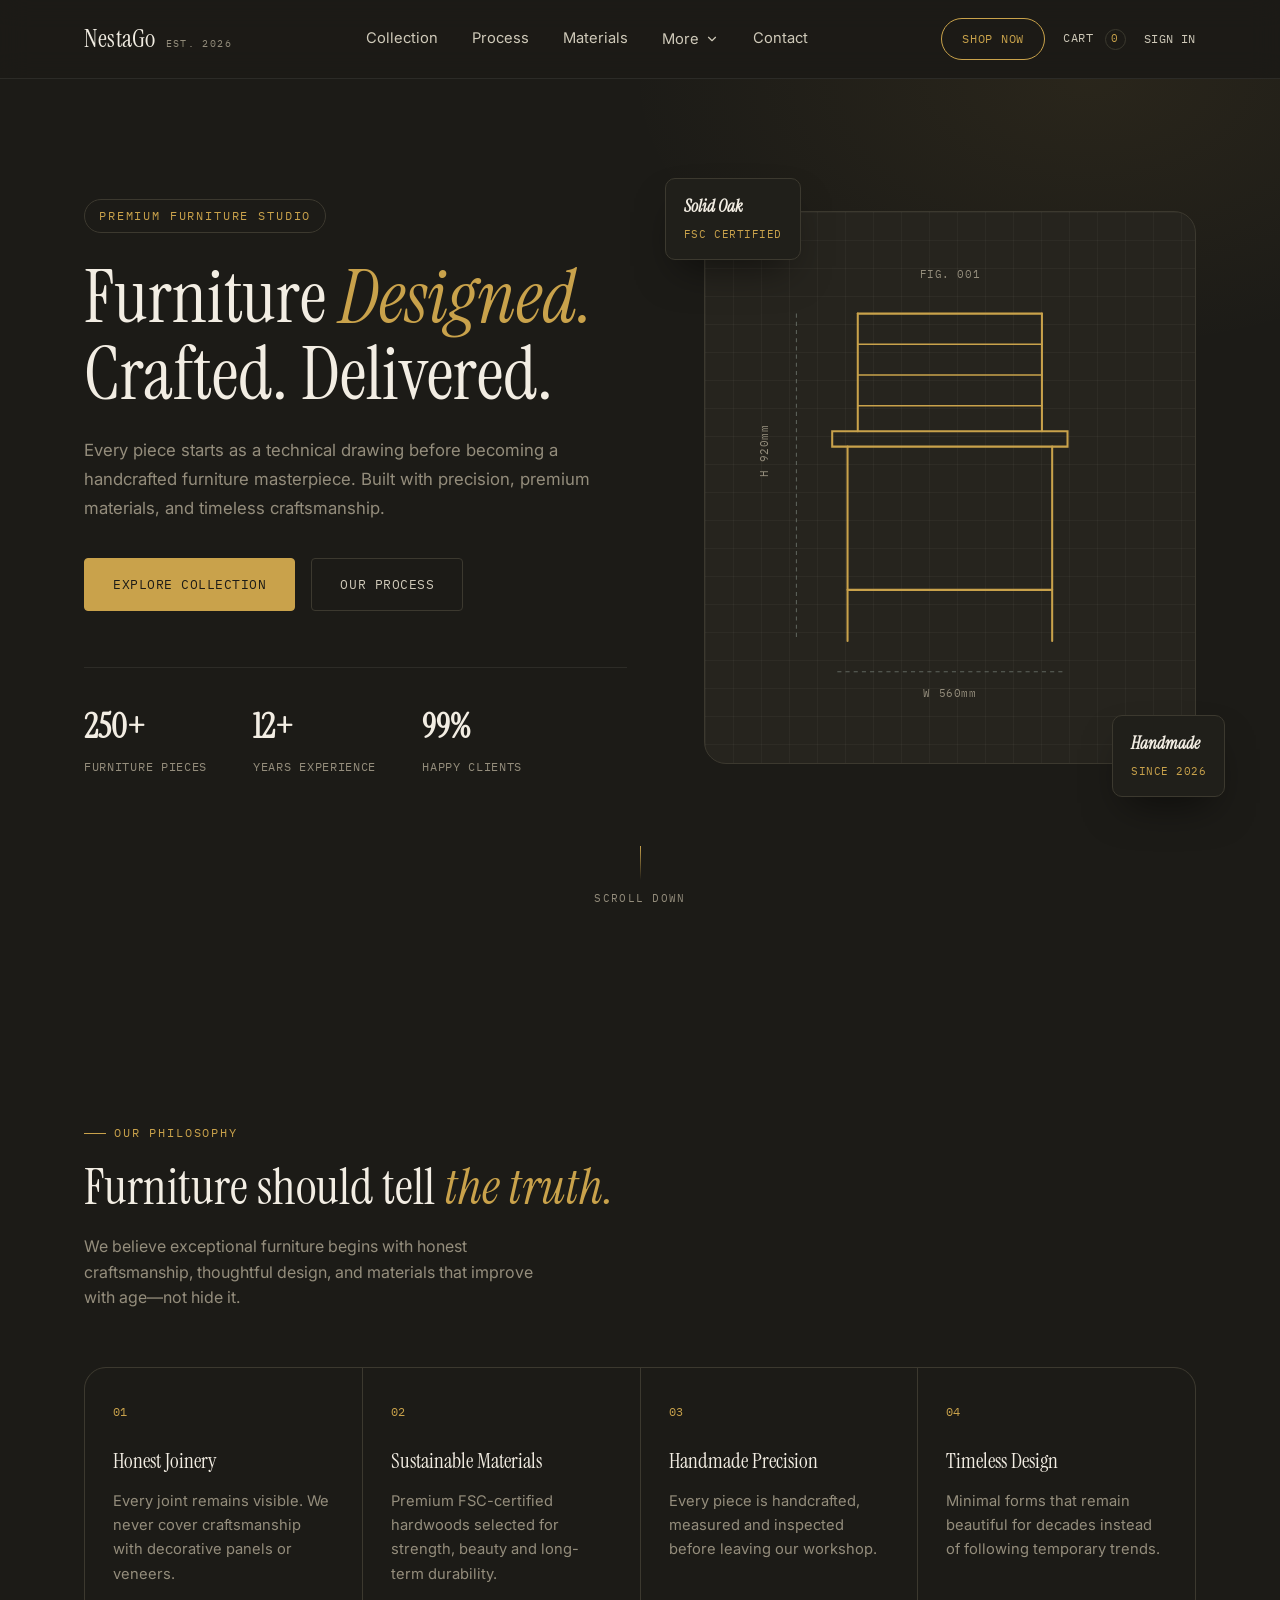
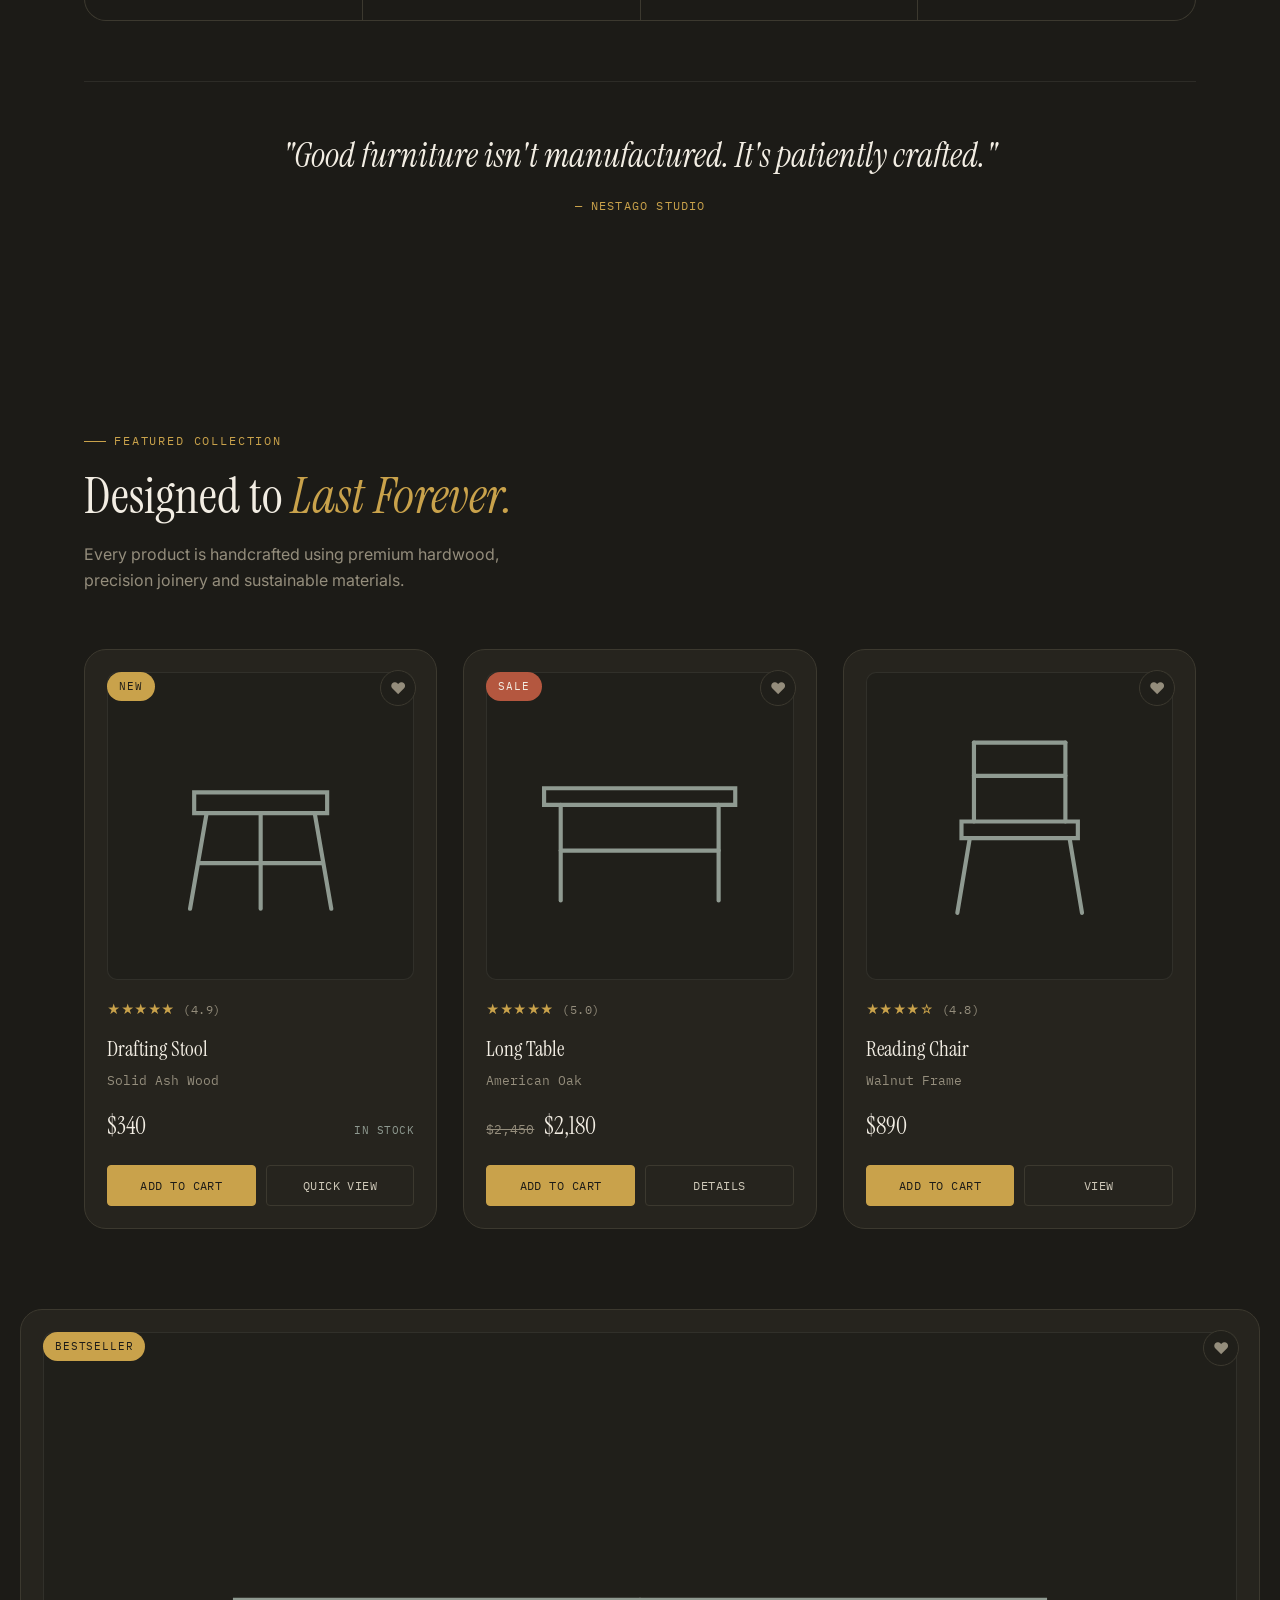
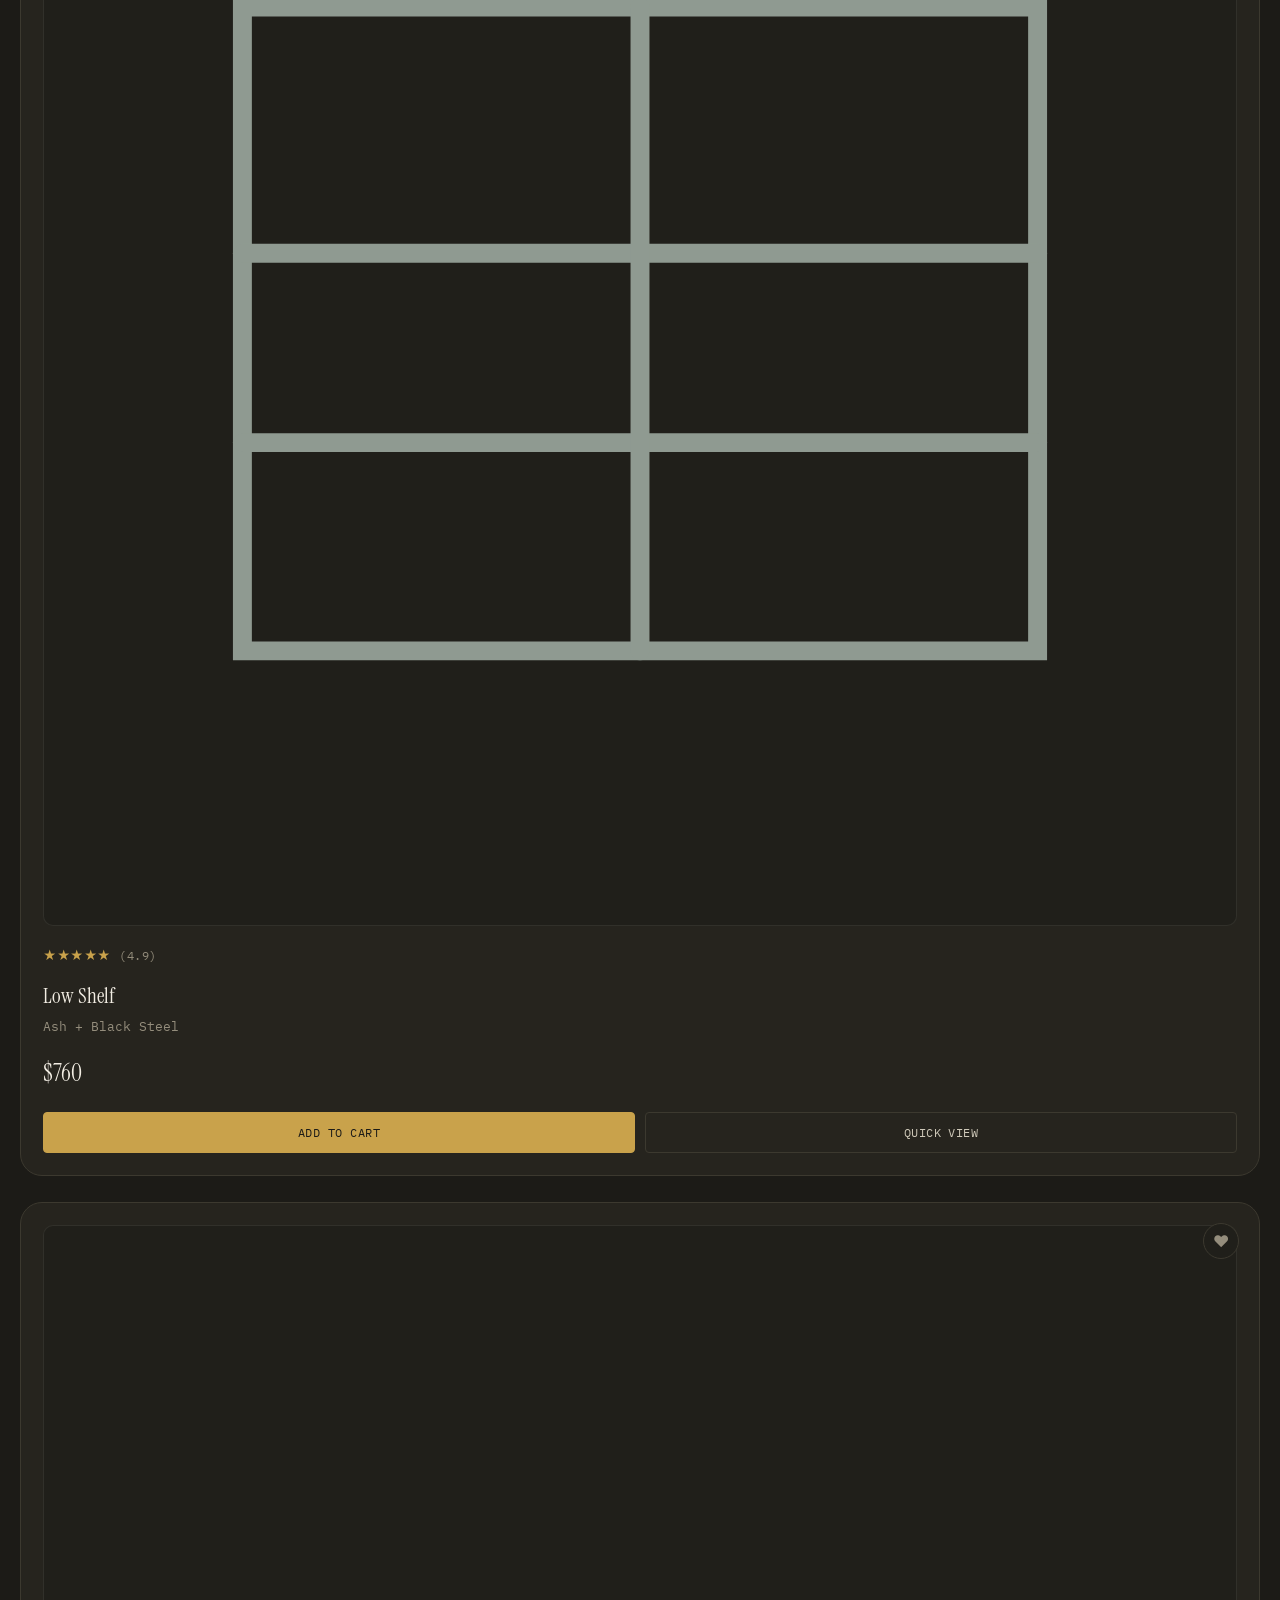
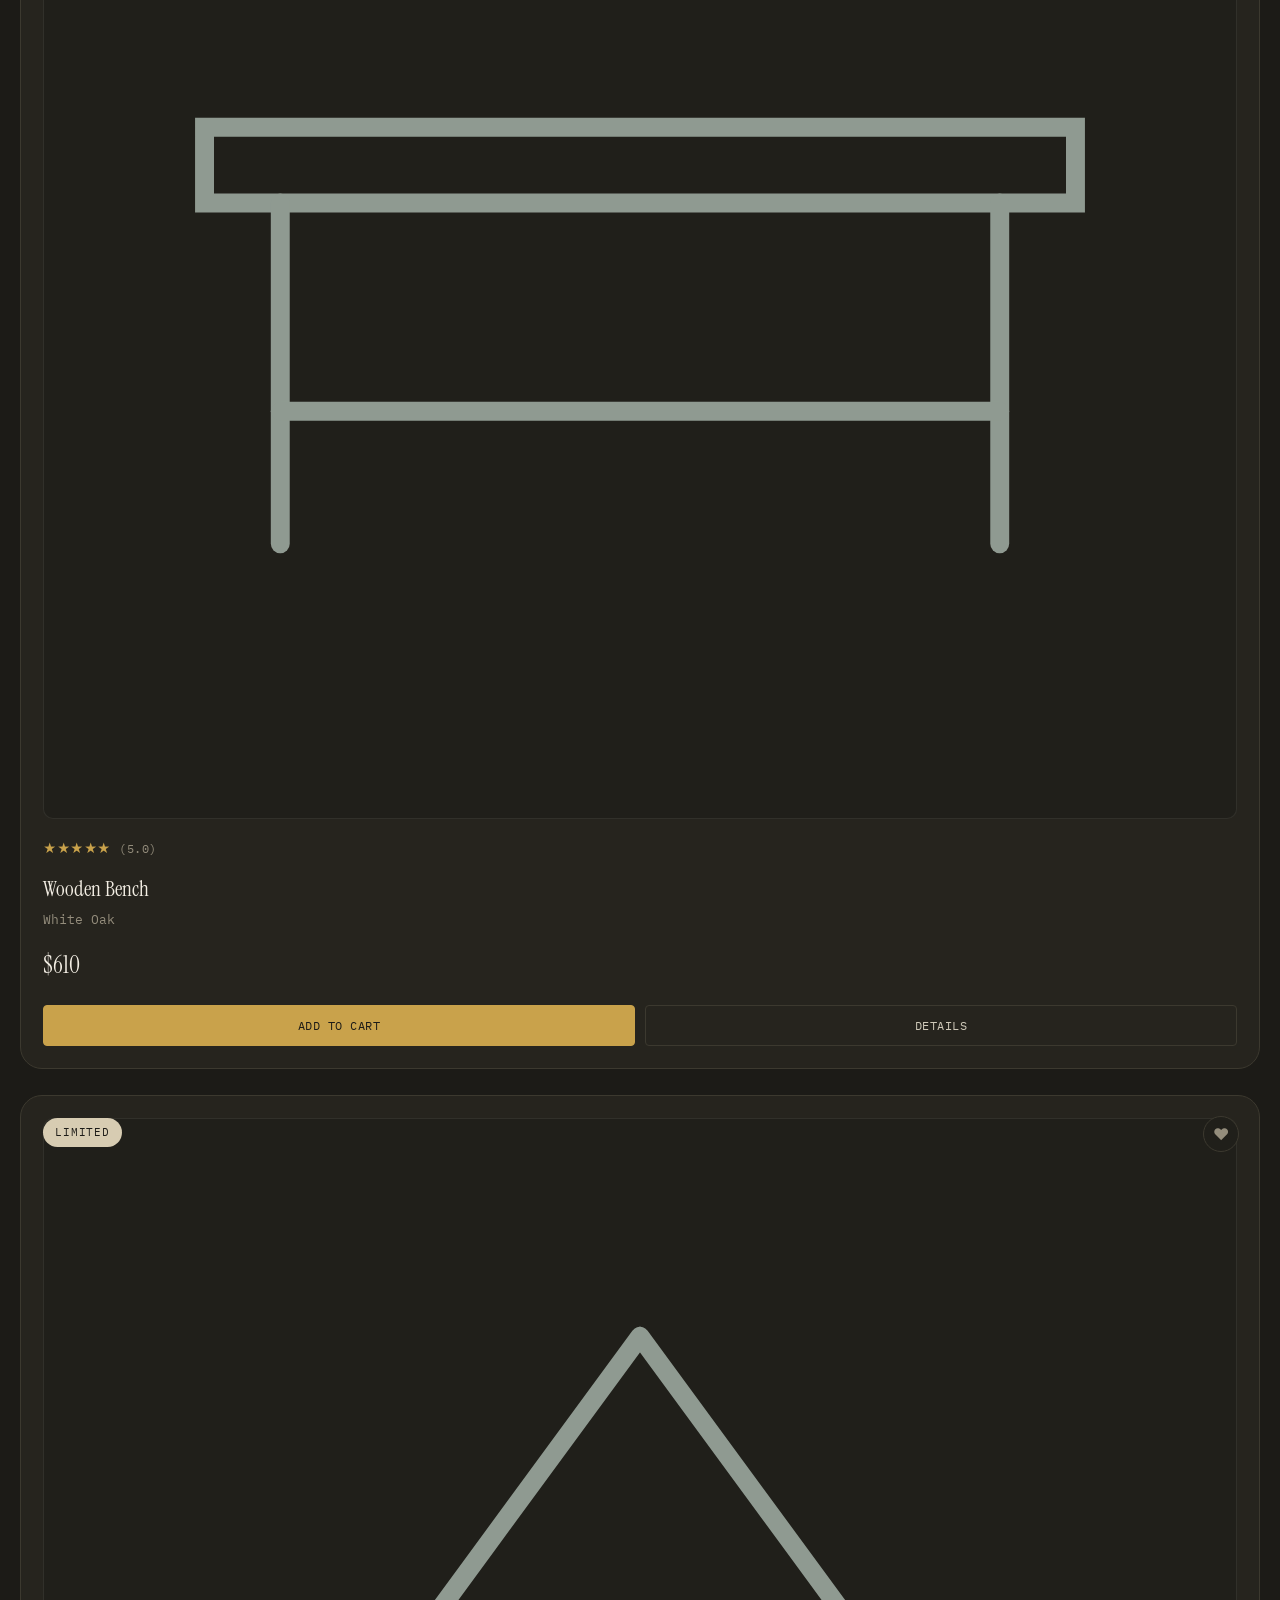
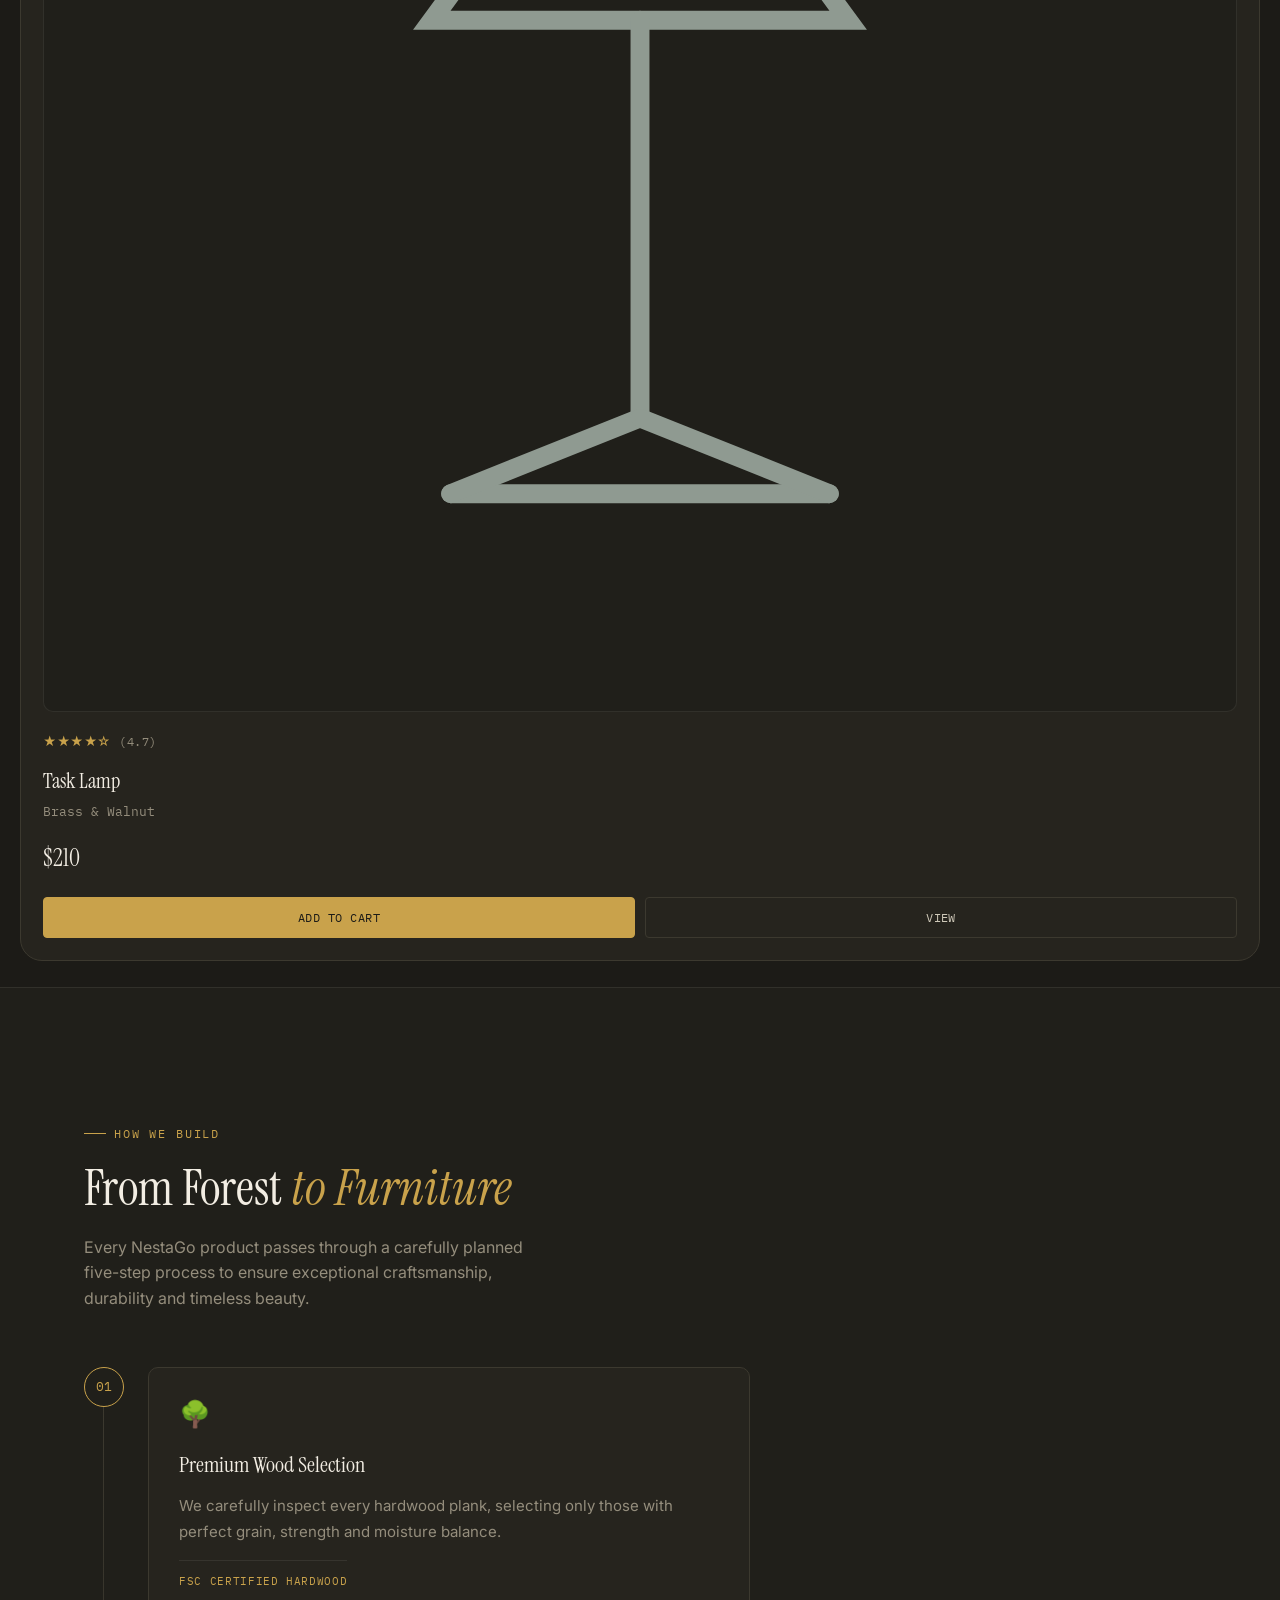
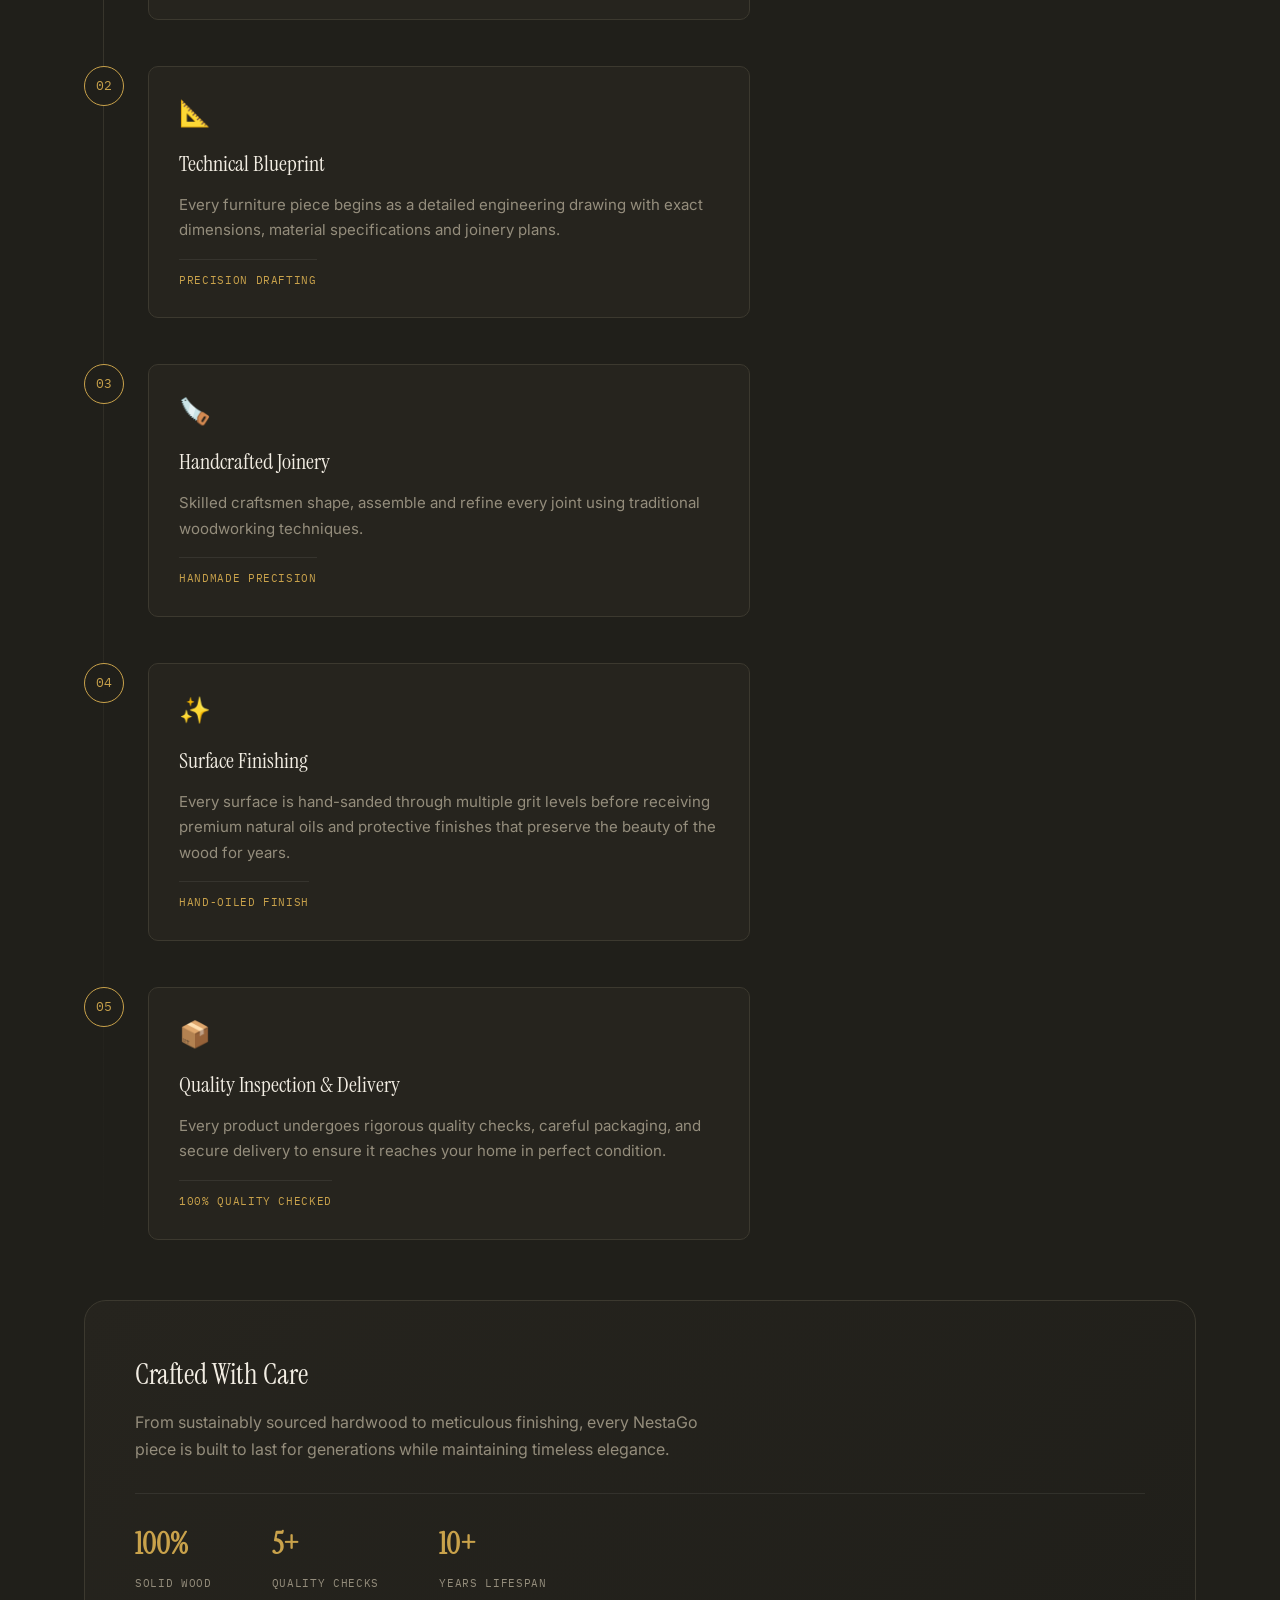
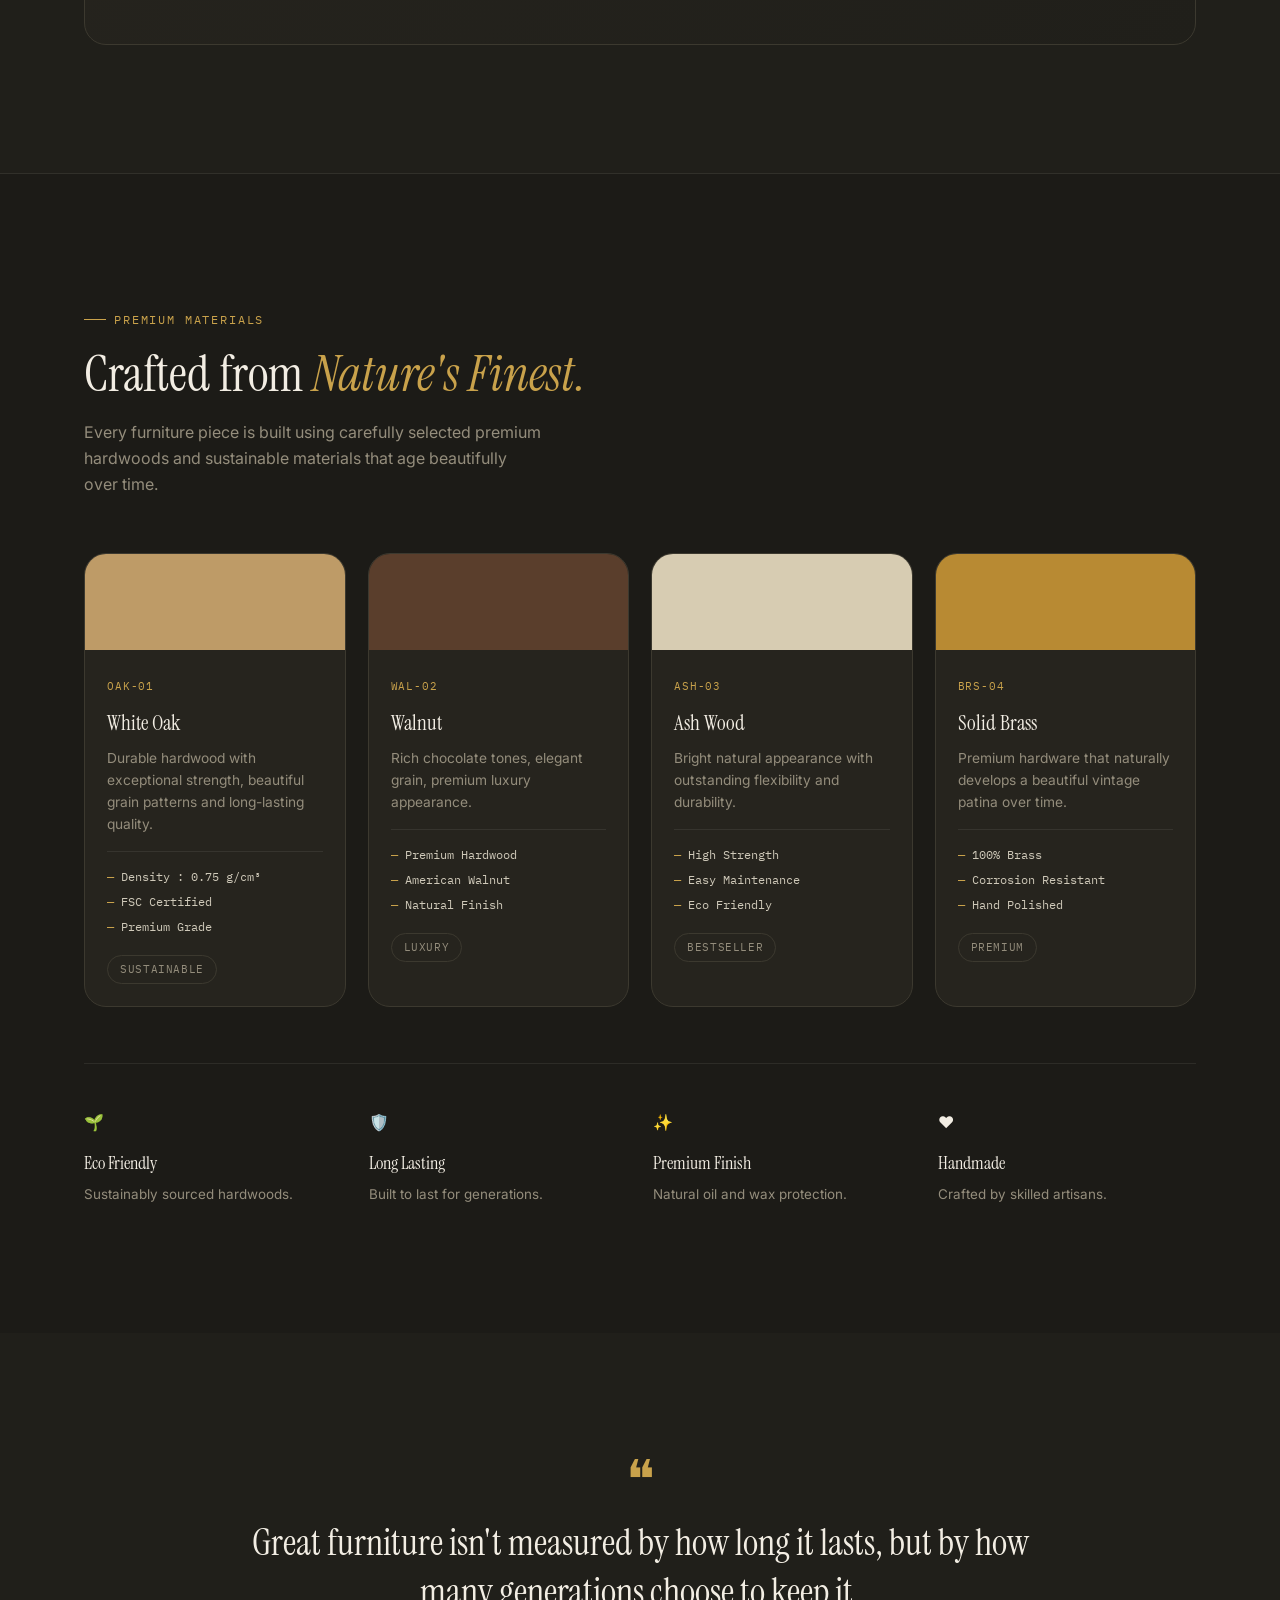
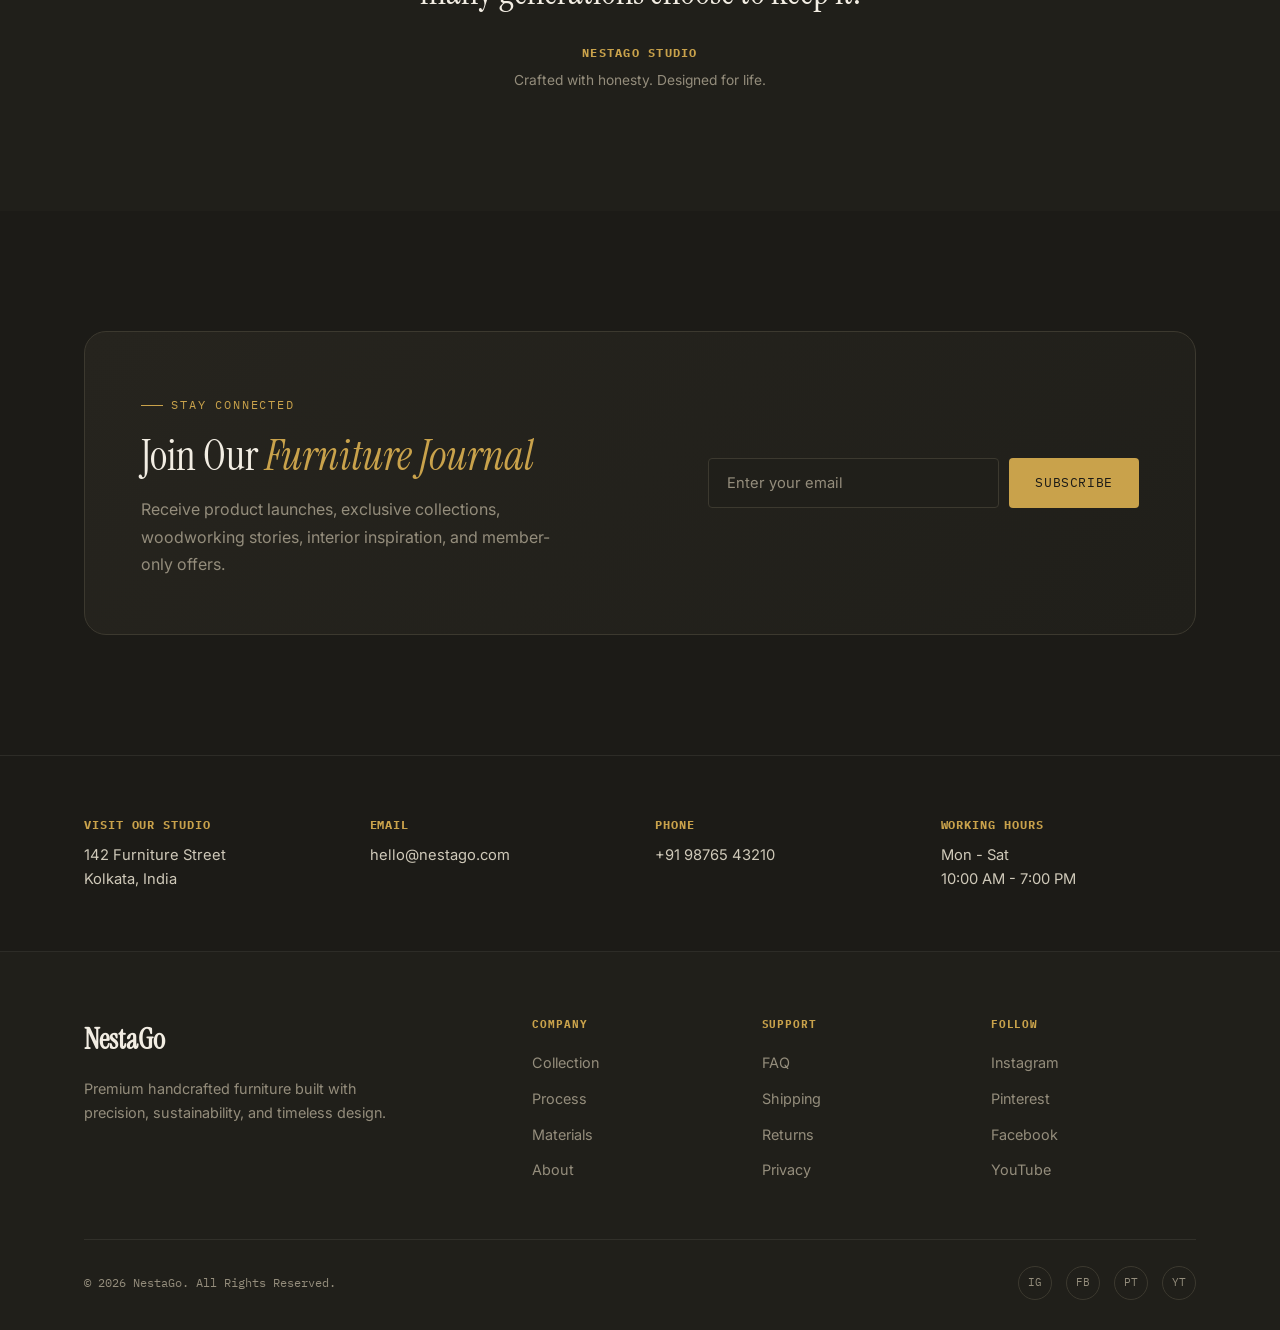
<file: index.html>
<!DOCTYPE html>
<html lang="en">

<head>
    <!-- ==========================================================
         META
    =========================================================== -->
    <meta charset="UTF-8">
    <meta http-equiv="X-UA-Compatible" content="IE=edge">

    <meta name="viewport"
          content="width=device-width, initial-scale=1.0">

    <title>NestaGo — Premium Furniture Crafted for Modern Living</title>

    <meta name="description"
          content="Discover handcrafted premium furniture designed with modern aesthetics, precision craftsmanship, and timeless quality.">

    <meta name="keywords"
          content="Furniture, Wood Furniture, Interior Design, Modern Furniture, Premium Furniture">

    <meta name="author"
          content="NestaGo">

    <meta name="robots"
          content="index, follow">

    <meta name="theme-color"
          content="#1C1B17">

    <!-- Open Graph -->

    <meta property="og:type"
          content="website">

    <meta property="og:title"
          content="NestaGo Furniture">

    <meta property="og:description"
          content="Premium handcrafted furniture for modern homes.">

    <meta property="og:image"
          content="images/preview.jpg">

    <!-- Twitter -->

    <meta name="twitter:card"
          content="summary_large_image">

    <!-- Favicon -->

    <link rel="icon"
          href="images/favicon.png"
          type="image/png">

    <!-- Fonts -->

    <link rel="preconnect"
          href="https://fonts.googleapis.com">

    <link rel="preconnect"
          href="https://fonts.gstatic.com"
          crossorigin>

    <link href="https://fonts.googleapis.com/css2?family=IBM+Plex+Mono:wght@400;500&family=Inter:wght@400;500;600;700&family=Instrument+Serif:ital@0;1&display=swap"
          rel="stylesheet">

    <!-- CSS -->

    <link rel="stylesheet" href="style2.css">
    <link rel="stylesheet" href="account-cart.css">

</head>

<body>

    <!-- ==========================================================
        Skip Link
    =========================================================== -->

    <a href="#main-content"
    class="skip-link">
        Skip to Main Content
    </a>

    <!-- ==========================================================
        HEADER
    =========================================================== -->

    <header class="site-header">

    <!-- ==========================================================
        NAVIGATION
    =========================================================== -->

    <nav class="nav"
        aria-label="Primary Navigation">

        <!-- Logo -->

        <a href="#top"
        class="nav-logo">

            NestaGo

            <span>EST. 2026</span>

        </a>

        <!-- Navigation Links -->

        <ul class="nav-links"
            id="mobile-menu">

            <li>
                <a href="#collection">
                    Collection
                </a>
            </li>

            <li>
                <a href="#process">
                    Process
                </a>
            </li>

            <li>
                <a href="#materials">
                    Materials
                </a>
            </li>

            <!-- Dropdown -->

            <li class="dropdown">

                <button class="dropdown-toggle"
                        type="button"
                        aria-expanded="false"
                        aria-haspopup="true">

                    More

                    <svg viewBox="0 0 24 24"
                        aria-hidden="true"
                        focusable="false">

                        <path d="M6 9l6 6 6-6"
                            fill="none"
                            stroke="currentColor"
                            stroke-width="2"
                            stroke-linecap="round"
                            stroke-linejoin="round"/>

                    </svg>

                </button>

                <ul class="dropdown-menu">

                    <li>
                        <a href="shop.html">
                            Shop
                        </a>
                    </li>

                    <li>
                        <a href="customize.html">
                            Customize
                        </a>
                    </li>

                    <li>
                        <a href="orders.html">
                            Orders
                        </a>
                    </li>

                </ul>

            </li>

            <li>
                <a href="#visit">
                    Contact
                </a>
            </li>

        </ul>

        <!-- Navigation Actions -->

        <div class="nav-actions">

            <a href="shop.html"
            class="nav-btn">

                Shop Now

            </a>

            <a href="cart.html" class="nav-account-link">
                Cart <span class="cart-count">0</span>
            </a>

            <a href="login.html" class="nav-account-link">Sign In</a>

            <button class="nav-toggle"
                    type="button"
                    aria-label="Toggle Navigation"
                    aria-expanded="false"
                    aria-controls="mobile-menu">

                <span></span>
                <span></span>
                <span></span>

            </button>

        </div>

    </nav>

    </header>

    <!-- ==========================================================
        MAIN
    =========================================================== -->

    <main id="main-content">
        <!-- ==========================================================
            HERO
        =========================================================== -->

        <section class="hero" id="top">

            <div class="hero-container">

                <!-- ===========================
                    LEFT CONTENT
                ============================ -->

                <div class="hero-content">

                    <span class="hero-tag">

                        Premium Furniture Studio

                    </span>

                    <h1>

                        Furniture
                        <span>Designed.</span>

                        Crafted.

                        Delivered.

                    </h1>

                    <p>

                        Every piece starts as a technical drawing before becoming a handcrafted
                        furniture masterpiece. Built with precision, premium materials,
                        and timeless craftsmanship.

                    </p>

                    <!-- Buttons -->

                    <div class="hero-buttons">

                        <a href="#collection"
                        class="btn btn-primary">

                            Explore Collection

                        </a>

                        <a href="#process"
                        class="btn btn-outline">

                            Our Process

                        </a>

                    </div>

                    <!-- Statistics -->

                    <div class="hero-stats">

                        <div class="stat-card">

                            <h2>250+</h2>

                            <span>Furniture Pieces</span>

                        </div>

                        <div class="stat-card">

                            <h2>12+</h2>

                            <span>Years Experience</span>

                        </div>

                        <div class="stat-card">

                            <h2>99%</h2>

                            <span>Happy Clients</span>

                        </div>

                    </div>

                </div>

                <!-- ===========================
                    RIGHT CONTENT
                ============================ -->

                <div class="hero-image">

                    <div class="hero-card">

                        <svg
                            viewBox="0 0 420 480"
                            fill="none"
                            xmlns="http://www.w3.org/2000/svg"
                            aria-hidden="true">

                            <!-- Chair -->

                            <path class="draw-path"
                                d="M110 200L110 390"
                                stroke="currentColor"
                                stroke-width="2"/>

                            <path class="draw-path"
                                d="M310 200L310 390"
                                stroke="currentColor"
                                stroke-width="2"/>

                            <path class="draw-path"
                                d="M110 340L310 340"
                                stroke="currentColor"
                                stroke-width="2"/>

                            <path class="draw-path"
                                d="M95 185H325V200H95Z"
                                stroke="currentColor"
                                stroke-width="2"/>

                            <path class="draw-path"
                                d="M120 185V70"
                                stroke="currentColor"
                                stroke-width="2"/>

                            <path class="draw-path"
                                d="M300 185V70"
                                stroke="currentColor"
                                stroke-width="2"/>

                            <path class="draw-path"
                                d="M120 70H300"
                                stroke="currentColor"
                                stroke-width="2"/>

                            <path class="draw-path"
                                d="M120 100H300"
                                stroke="currentColor"
                                stroke-width="1.4"/>

                            <path class="draw-path"
                                d="M120 130H300"
                                stroke="currentColor"
                                stroke-width="1.4"/>

                            <path class="draw-path"
                                d="M120 160H300"
                                stroke="currentColor"
                                stroke-width="1.4"/>

                            <!-- Dimension -->

                            <line
                                x1="60"
                                y1="70"
                                x2="60"
                                y2="390"
                                class="dim-line"/>

                            <line
                                x1="100"
                                y1="420"
                                x2="320"
                                y2="420"
                                class="dim-line"/>

                            <text
                                x="210"
                                y="445"
                                class="dim"
                                text-anchor="middle">

                                W 560mm

                            </text>

                            <text
                                x="32"
                                y="230"
                                class="dim"
                                transform="rotate(-90 32 230)">

                                H 920mm

                            </text>

                            <text
                                x="210"
                                y="35"
                                class="dim"
                                text-anchor="middle">

                                FIG. 001

                            </text>

                        </svg>

                    </div>

                    <!-- Floating Badge -->

                    <div class="floating-card card-one">

                        <strong>

                            Solid Oak

                        </strong>

                        <small>

                            FSC Certified

                        </small>

                    </div>

                    <div class="floating-card card-two">

                        <strong>

                            Handmade

                        </strong>

                        <small>

                            Since 2026

                        </small>

                    </div>

                </div>

            </div>

            <!-- Scroll -->

            <div class="scroll-indicator">

                <span></span>

                Scroll Down

            </div>

        </section>

        <!-- ==========================================================
            PHILOSOPHY
        =========================================================== -->

        <section class="philosophy" id="philosophy">

            <div class="container">

                <div class="section-header reveal">

                    <span class="section-tag">
                        Our Philosophy
                    </span>

                    <h2>

                        Furniture should tell
                        <span>the truth.</span>

                    </h2>

                    <p>

                        We believe exceptional furniture begins with honest craftsmanship,
                        thoughtful design, and materials that improve with age—not hide it.

                    </p>

                </div>


                <div class="philosophy-grid">

                    <!-- Card -->

                    <article class="philosophy-card reveal">

                        <div class="card-number">

                            01

                        </div>

                        <h3>

                            Honest Joinery

                        </h3>

                        <p>

                            Every joint remains visible.
                            We never cover craftsmanship with decorative panels or veneers.

                        </p>

                    </article>

                    <!-- Card -->

                    <article class="philosophy-card reveal">

                        <div class="card-number">

                            02

                        </div>

                        <h3>

                            Sustainable Materials

                        </h3>

                        <p>

                            Premium FSC-certified hardwoods selected for strength,
                            beauty and long-term durability.

                        </p>

                    </article>

                    <!-- Card -->

                    <article class="philosophy-card reveal">

                        <div class="card-number">

                            03

                        </div>

                        <h3>

                            Handmade Precision

                        </h3>

                        <p>

                            Every piece is handcrafted,
                            measured and inspected before leaving our workshop.

                        </p>

                    </article>

                    <!-- Card -->

                    <article class="philosophy-card reveal">

                        <div class="card-number">

                            04

                        </div>

                        <h3>

                            Timeless Design

                        </h3>

                        <p>

                            Minimal forms that remain beautiful
                            for decades instead of following temporary trends.

                        </p>

                    </article>

                </div>


                <!-- Quote -->

                <div class="philosophy-quote reveal">

                    <blockquote>

                        "Good furniture isn't manufactured.
                        It's patiently crafted."

                    </blockquote>

                    <span>

                        — NestaGo Studio

                    </span>

                </div>

            </div>

        </section>

        <!-- ==========================================================
            COLLECTION
        =========================================================== -->

        <section class="collection" id="collection">

            <div class="container">

                <div class="section-header reveal">

                    <span class="section-tag">
                        Featured Collection
                    </span>

                    <h2>

                        Designed to
                        <span>Last Forever.</span>

                    </h2>

                    <p>

                        Every product is handcrafted using premium hardwood,
                        precision joinery and sustainable materials.

                    </p>

                </div>

                <div class="product-grid">

                    <!-- =======================================================
                        PRODUCT 01
                    ======================================================== -->

                    <article class="product-card reveal">

                        <span class="product-badge">

                            New

                        </span>

                        <button class="wishlist-btn"
                                aria-label="Add to Wishlist">

                            ♥

                        </button>

                        <div class="product-image">

                            <svg viewBox="0 0 120 120">

                                <path class="draw-path"
                                d="M28 44H92V54H28Z"/>

                                <path class="draw-path"
                                d="M34 54L26 100"/>

                                <path class="draw-path"
                                d="M86 54L94 100"/>

                                <path class="draw-path"
                                d="M60 54V100"/>

                                <path class="draw-path"
                                d="M30 78H90"/>

                            </svg>

                        </div>

                        <div class="product-content">

                            <div class="rating">

                                ★★★★★

                                <span>(4.9)</span>

                            </div>

                            <h3>

                                Drafting Stool

                            </h3>

                            <p>

                                Solid Ash Wood

                            </p>

                            <div class="price-row">

                                <span class="price">

                                    $340

                                </span>

                                <span class="stock">

                                    In Stock

                                </span>

                            </div>

                            <div class="product-buttons">

                                <button class="btn-primary">

                                    Add to Cart

                                </button>

                                <button class="btn-outline">

                                    Quick View

                                </button>

                            </div>

                        </div>

                    </article>

                    <!-- =======================================================
                        PRODUCT 02
                    ======================================================== -->

                    <article class="product-card reveal">

                        <span class="product-badge sale">

                            Sale

                        </span>

                        <button class="wishlist-btn">

                            ♥

                        </button>

                        <div class="product-image">

                            <svg viewBox="0 0 120 120">

                                <path class="draw-path"
                                d="M14 42H106V50H14Z"/>

                                <path class="draw-path"
                                d="M22 50V96"/>

                                <path class="draw-path"
                                d="M98 50V96"/>

                                <path class="draw-path"
                                d="M22 72H98"/>

                            </svg>

                        </div>

                        <div class="product-content">

                            <div class="rating">

                                ★★★★★

                                <span>(5.0)</span>

                            </div>

                            <h3>

                                Long Table

                            </h3>

                            <p>

                                American Oak

                            </p>

                            <div class="price-row">

                                <span class="old-price">

                                    $2,450

                                </span>

                                <span class="price">

                                    $2,180

                                </span>

                            </div>

                            <div class="product-buttons">

                                <button class="btn-primary">

                                    Add to Cart

                                </button>

                                <button class="btn-outline">

                                    Details

                                </button>

                            </div>

                        </div>

                    </article>

                    <!-- =======================================================
                        PRODUCT 03
                    ======================================================== -->

                    <article class="product-card reveal">

                        <button class="wishlist-btn">

                            ♥

                        </button>

                        <div class="product-image">

                            <svg viewBox="0 0 120 120">

                                <path class="draw-path"
                                d="M32 58H88V66H32Z"/>

                                <path class="draw-path"
                                d="M36 66L30 102"/>

                                <path class="draw-path"
                                d="M84 66L90 102"/>

                                <path class="draw-path"
                                d="M38 58V20"/>

                                <path class="draw-path"
                                d="M82 58V20"/>

                                <path class="draw-path"
                                d="M38 20H82"/>

                                <path class="draw-path"
                                d="M38 36H82"/>

                            </svg>

                        </div>

                        <div class="product-content">

                            <div class="rating">

                                ★★★★☆

                                <span>(4.8)</span>

                            </div>

                            <h3>

                                Reading Chair

                            </h3>

                            <p>

                                Walnut Frame

                            </p>

                            <div class="price-row">

                                <span class="price">

                                    $890

                                </span>

                            </div>

                            <div class="product-buttons">

                                <button class="btn-primary">

                                    Add to Cart

                                </button>

                                <button class="btn-outline">

                                    View

                                </button>

                            </div>

                        </div>

                    </article>

                </div>

            </div>

        </section>


        <!-- =======================================================
            PRODUCT 04
        ======================================================= -->

        <article class="product-card reveal">

            <span class="product-badge">

                Bestseller

            </span>

            <button class="wishlist-btn"
                    aria-label="Add to Wishlist">

                ♥

            </button>

            <div class="product-image">

                <svg viewBox="0 0 120 120">

                    <path class="draw-path"
                        d="M18 26H102V94H18Z"/>

                    <path class="draw-path"
                        d="M18 52H102"/>

                    <path class="draw-path"
                        d="M18 72H102"/>

                    <path class="draw-path"
                        d="M60 26V94"/>

                </svg>

            </div>

            <div class="product-content">

                <div class="rating">

                    ★★★★★

                    <span>(4.9)</span>

                </div>

                <h3>

                    Low Shelf

                </h3>

                <p>

                    Ash + Black Steel

                </p>

                <div class="price-row">

                    <span class="price">

                        $760

                    </span>

                </div>

                <div class="product-buttons">

                    <button class="btn-primary">

                        Add to Cart

                    </button>

                    <button class="btn-outline">

                        Quick View

                    </button>

                </div>

            </div>

        </article>

        <!-- =======================================================
            PRODUCT 05
        ======================================================= -->

        <article class="product-card reveal">

            <button class="wishlist-btn"
                    aria-label="Add to Wishlist">

                ♥

            </button>

            <div class="product-image">

                <svg viewBox="0 0 120 120">

                    <path class="draw-path"
                        d="M14 50H106V58H14Z"/>

                    <path class="draw-path"
                        d="M22 58V94"/>

                    <path class="draw-path"
                        d="M98 58V94"/>

                    <path class="draw-path"
                        d="M22 80H98"/>

                </svg>

            </div>

            <div class="product-content">

                <div class="rating">

                    ★★★★★

                    <span>(5.0)</span>

                </div>

                <h3>

                    Wooden Bench

                </h3>

                <p>

                    White Oak

                </p>

                <div class="price-row">

                    <span class="price">

                        $610

                    </span>

                </div>

                <div class="product-buttons">

                    <button class="btn-primary">

                        Add to Cart

                    </button>

                    <button class="btn-outline">

                        Details

                    </button>

                </div>

            </div>

        </article>

        <!-- =======================================================
            PRODUCT 06
        ======================================================= -->

        <article class="product-card reveal">

            <span class="product-badge new">

                Limited

            </span>

            <button class="wishlist-btn"
                    aria-label="Add to Wishlist">

                ♥

            </button>

            <div class="product-image">

                <svg viewBox="0 0 120 120">

                    <path class="draw-path"
                        d="M60 20L38 50H82Z"/>

                    <path class="draw-path"
                        d="M60 50V92"/>

                    <path class="draw-path"
                        d="M40 100H80"/>

                    <path class="draw-path"
                        d="M60 92L40 100"/>

                    <path class="draw-path"
                        d="M60 92L80 100"/>

                </svg>

            </div>

            <div class="product-content">

                <div class="rating">

                    ★★★★☆

                    <span>(4.7)</span>

                </div>

                <h3>

                    Task Lamp

                </h3>

                <p>

                    Brass & Walnut

                </p>

                <div class="price-row">

                    <span class="price">

                        $210

                    </span>

                </div>

                <div class="product-buttons">

                    <button class="btn-primary">

                        Add to Cart

                    </button>

                    <button class="btn-outline">

                        View

                    </button>

                </div>

            </div>

        </article>

        <!-- End .product-grid -->
        </div>

        </div>

        </section>

        <!-- ==========================================================
            PROCESS
        =========================================================== -->

        <section class="process-section" id="process">

            <div class="container">

                <!-- Section Heading -->

                <div class="section-header reveal">

                    <span class="section-tag">

                        How We Build

                    </span>

                    <h2>

                        From Forest
                        <span>to Furniture</span>

                    </h2>

                    <p>

                        Every NestaGo product passes through a carefully planned
                        five-step process to ensure exceptional craftsmanship,
                        durability and timeless beauty.

                    </p>

                </div>

                <!-- Timeline -->

                <div class="timeline">

                    <!-- Vertical Line -->

                    <div class="timeline-line"></div>

                    <!-- =======================================================
                        STEP 01
                    ======================================================== -->

                    <article class="timeline-item reveal">

                        <div class="timeline-number">

                            01

                        </div>

                        <div class="timeline-content">

                            <div class="timeline-icon">

                                🌳

                            </div>

                            <h3>

                                Premium Wood Selection

                            </h3>

                            <p>

                                We carefully inspect every hardwood plank,
                                selecting only those with perfect grain,
                                strength and moisture balance.

                            </p>

                            <span class="timeline-note">

                                FSC Certified Hardwood

                            </span>

                        </div>

                    </article>

                    <!-- =======================================================
                        STEP 02
                    ======================================================== -->

                    <article class="timeline-item reveal">

                        <div class="timeline-number">

                            02

                        </div>

                        <div class="timeline-content">

                            <div class="timeline-icon">

                                📐

                            </div>

                            <h3>

                                Technical Blueprint

                            </h3>

                            <p>

                                Every furniture piece begins as a detailed
                                engineering drawing with exact dimensions,
                                material specifications and joinery plans.

                            </p>

                            <span class="timeline-note">

                                Precision Drafting

                            </span>

                        </div>

                    </article>

                    <!-- =======================================================
                        STEP 03
                    ======================================================== -->

                    <article class="timeline-item reveal">

                        <div class="timeline-number">

                            03

                        </div>

                        <div class="timeline-content">

                            <div class="timeline-icon">

                                🪚

                            </div>

                            <h3>

                                Handcrafted Joinery

                            </h3>

                            <p>

                                Skilled craftsmen shape,
                                assemble and refine every joint
                                using traditional woodworking techniques.

                            </p>

                            <span class="timeline-note">

                                Handmade Precision

                            </span>

                        </div>

                    </article>

                    <!-- =======================================================
                        STEP 04
                    ======================================================== -->

                    <article class="timeline-item reveal">

                        <div class="timeline-number">

                            04

                        </div>

                        <div class="timeline-content">

                            <div class="timeline-icon">

                                ✨

                            </div>

                            <h3>

                                Surface Finishing

                            </h3>

                            <p>

                                Every surface is hand-sanded through multiple
                                grit levels before receiving premium natural oils
                                and protective finishes that preserve the beauty
                                of the wood for years.

                            </p>

                            <span class="timeline-note">

                                Hand-Oiled Finish

                            </span>

                        </div>

                    </article>

                    <!-- =======================================================
                        STEP 05
                    ======================================================== -->

                    <article class="timeline-item reveal">

                        <div class="timeline-number">

                            05

                        </div>

                        <div class="timeline-content">

                            <div class="timeline-icon">

                                📦

                            </div>

                            <h3>

                                Quality Inspection & Delivery

                            </h3>

                            <p>

                                Every product undergoes rigorous quality checks,
                                careful packaging, and secure delivery to ensure
                                it reaches your home in perfect condition.

                            </p>

                            <span class="timeline-note">

                                100% Quality Checked

                            </span>

                        </div>

                    </article>

                </div>

                <!-- =======================================================
                    Process Summary
                ======================================================== -->

                <div class="process-summary reveal">

                    <div class="summary-card">

                        <h3>

                            Crafted With Care

                        </h3>

                        <p>

                            From sustainably sourced hardwood to meticulous
                            finishing, every NestaGo piece is built to last for
                            generations while maintaining timeless elegance.

                        </p>

                        <div class="summary-stats">

                            <div class="summary-item">

                                <strong>100%</strong>

                                <span>Solid Wood</span>

                            </div>

                            <div class="summary-item">

                                <strong>5+</strong>

                                <span>Quality Checks</span>

                            </div>

                            <div class="summary-item">

                                <strong>10+</strong>

                                <span>Years Lifespan</span>

                            </div>

                        </div>

                    </div>

                </div>

            </div>

        </section>

        <!-- ==========================================================
            MATERIALS
        =========================================================== -->

        <section class="materials-section" id="materials">

            <div class="container">

                <!-- Section Heading -->

                <div class="section-header reveal">

                    <span class="section-tag">

                        Premium Materials

                    </span>

                    <h2>

                        Crafted from
                        <span>Nature's Finest.</span>

                    </h2>

                    <p>

                        Every furniture piece is built using carefully selected
                        premium hardwoods and sustainable materials that age
                        beautifully over time.

                    </p>

                </div>

                <!-- =======================================================
                    MATERIAL GRID
                ======================================================== -->

                <div class="materials-grid">

                    <!-- OAK -->

                    <article class="material-card reveal">

                        <div class="material-color"
                            style="background:#BE9B67;"></div>

                        <div class="material-content">

                            <span class="material-code">

                                OAK-01

                            </span>

                            <h3>

                                White Oak

                            </h3>

                            <p>

                                Durable hardwood with exceptional strength,
                                beautiful grain patterns and long-lasting quality.

                            </p>

                            <ul class="material-specs">

                                <li>Density : 0.75 g/cm³</li>

                                <li>FSC Certified</li>

                                <li>Premium Grade</li>

                            </ul>

                            <div class="material-footer">

                                <span class="badge">

                                    Sustainable

                                </span>

                            </div>

                        </div>

                    </article>

                    <!-- WALNUT -->

                    <article class="material-card reveal">

                        <div class="material-color"
                            style="background:#5A3E2C;"></div>

                        <div class="material-content">

                            <span class="material-code">

                                WAL-02

                            </span>

                            <h3>

                                Walnut

                            </h3>

                            <p>

                                Rich chocolate tones,
                                elegant grain,
                                premium luxury appearance.

                            </p>

                            <ul class="material-specs">

                                <li>Premium Hardwood</li>

                                <li>American Walnut</li>

                                <li>Natural Finish</li>

                            </ul>

                            <div class="material-footer">

                                <span class="badge">

                                    Luxury

                                </span>

                            </div>

                        </div>

                    </article>

                    <!-- ASH -->

                    <article class="material-card reveal">

                        <div class="material-color"
                            style="background:#D7CCB2;"></div>

                        <div class="material-content">

                            <span class="material-code">

                                ASH-03

                            </span>

                            <h3>

                                Ash Wood

                            </h3>

                            <p>

                                Bright natural appearance
                                with outstanding flexibility
                                and durability.

                            </p>

                            <ul class="material-specs">

                                <li>High Strength</li>

                                <li>Easy Maintenance</li>

                                <li>Eco Friendly</li>

                            </ul>

                            <div class="material-footer">

                                <span class="badge">

                                    Bestseller

                                </span>

                            </div>

                        </div>

                    </article>

                    <!-- BRASS -->

                    <article class="material-card reveal">

                        <div class="material-color"
                            style="background:#B88A33;"></div>

                        <div class="material-content">

                            <span class="material-code">

                                BRS-04

                            </span>

                            <h3>

                                Solid Brass

                            </h3>

                            <p>

                                Premium hardware that naturally develops
                                a beautiful vintage patina over time.

                            </p>

                            <ul class="material-specs">

                                <li>100% Brass</li>

                                <li>Corrosion Resistant</li>

                                <li>Hand Polished</li>

                            </ul>

                            <div class="material-footer">

                                <span class="badge">

                                    Premium

                                </span>

                            </div>

                        </div>

                    </article>

                </div>

                <!-- =======================================================
                    FEATURES
                ======================================================== -->

                <div class="materials-features reveal">

                    <div class="feature">

                        🌱

                        <h4>

                            Eco Friendly

                        </h4>

                        <p>

                            Sustainably sourced hardwoods.

                        </p>

                    </div>

                    <div class="feature">

                        🛡️

                        <h4>

                            Long Lasting

                        </h4>

                        <p>

                            Built to last for generations.

                        </p>

                    </div>

                    <div class="feature">

                        ✨

                        <h4>

                            Premium Finish

                        </h4>

                        <p>

                            Natural oil and wax protection.

                        </p>

                    </div>

                    <div class="feature">

                        ❤️

                        <h4>

                            Handmade

                        </h4>

                        <p>

                            Crafted by skilled artisans.

                        </p>

                    </div>

                </div>

            </div>

        </section>

        <!-- ==========================================================
            QUOTE
        =========================================================== -->

        <section class="quote-section">

            <div class="container">

                <div class="quote-card reveal">

                    <span class="quote-icon">

                        ❝

                    </span>

                    <blockquote>

                        Great furniture isn't measured by how long it lasts,
                        but by how many generations choose to keep it.

                    </blockquote>

                    <h4>

                        NestaGo Studio

                    </h4>

                    <p>

                        Crafted with honesty. Designed for life.

                    </p>

                </div>

            </div>

        </section>

        <!-- ==========================================================
            NEWSLETTER
        =========================================================== -->

        <section class="newsletter" id="visit">

            <div class="container">

                <div class="newsletter-wrapper reveal">

                    <div class="newsletter-content">

                        <span class="section-tag">

                            Stay Connected

                        </span>

                        <h2>

                            Join Our
                            <span>Furniture Journal</span>

                        </h2>

                        <p>

                            Receive product launches,
                            exclusive collections,
                            woodworking stories,
                            interior inspiration,
                            and member-only offers.

                        </p>

                    </div>

                    <form class="newsletter-form">

                        <input
                            type="email"
                            placeholder="Enter your email"
                            required>

                        <button type="submit">

                            Subscribe

                        </button>

                    </form>

                </div>

            </div>

        </section>

        <!-- ==========================================================
            CONTACT
        =========================================================== -->

        <section class="contact-preview">

            <div class="container">

                <div class="contact-grid">

                    <div>

                        <h3>

                            Visit Our Studio

                        </h3>

                        <p>

                            142 Furniture Street

                            <br>

                            Kolkata, India

                        </p>

                    </div>

                    <div>

                        <h3>

                            Email

                        </h3>

                        <p>

                            hello@nestago.com

                        </p>

                    </div>

                    <div>

                        <h3>

                            Phone

                        </h3>

                        <p>

                            +91 98765 43210

                        </p>

                    </div>

                    <div>

                        <h3>

                            Working Hours

                        </h3>

                        <p>

                            Mon - Sat

                            <br>

                            10:00 AM - 7:00 PM

                        </p>

                    </div>

                </div>

            </div>

        </section>

        <!-- ==========================================================
            FOOTER
        =========================================================== -->

        <footer class="footer">

            <div class="container">

                <div class="footer-top">

                    <div class="footer-brand">

                        <h2>

                            NestaGo

                        </h2>

                        <p>

                            Premium handcrafted furniture built with
                            precision, sustainability, and timeless design.

                        </p>

                    </div>

                    <div class="footer-links">

                        <div>

                            <h4>

                                Company

                            </h4>

                            <ul>

                                <li><a href="#collection">Collection</a></li>

                                <li><a href="#process">Process</a></li>

                                <li><a href="#materials">Materials</a></li>

                                <li><a href="#">About</a></li>

                            </ul>

                        </div>

                        <div>

                            <h4>

                                Support

                            </h4>

                            <ul>

                                <li><a href="#">FAQ</a></li>

                                <li><a href="#">Shipping</a></li>

                                <li><a href="#">Returns</a></li>

                                <li><a href="#">Privacy</a></li>

                            </ul>

                        </div>

                        <div>

                            <h4>

                                Follow

                            </h4>

                            <ul>

                                <li><a href="#">Instagram</a></li>

                                <li><a href="#">Pinterest</a></li>

                                <li><a href="#">Facebook</a></li>

                                <li><a href="#">YouTube</a></li>

                            </ul>

                        </div>

                    </div>

                </div>

                <div class="footer-bottom">

                    <p>

                        © 2026 NestaGo.
                        All Rights Reserved.

                    </p>

                    <div class="footer-social">

                        <a href="#" aria-label="Instagram">IG</a>

                        <a href="#" aria-label="Facebook">FB</a>

                        <a href="#" aria-label="Pinterest">PT</a>

                        <a href="#" aria-label="YouTube">YT</a>

                    </div>

                </div>

            </div>

        </footer>

        <!-- ==========================================================
            BACK TO TOP
        =========================================================== -->

        <button
        class="back-to-top"
        aria-label="Back to top">

            ↑

        </button>

    </main>

        <script src="storage.js"></script>
        <script src="app.js"></script>

</body>
</html>
</file>
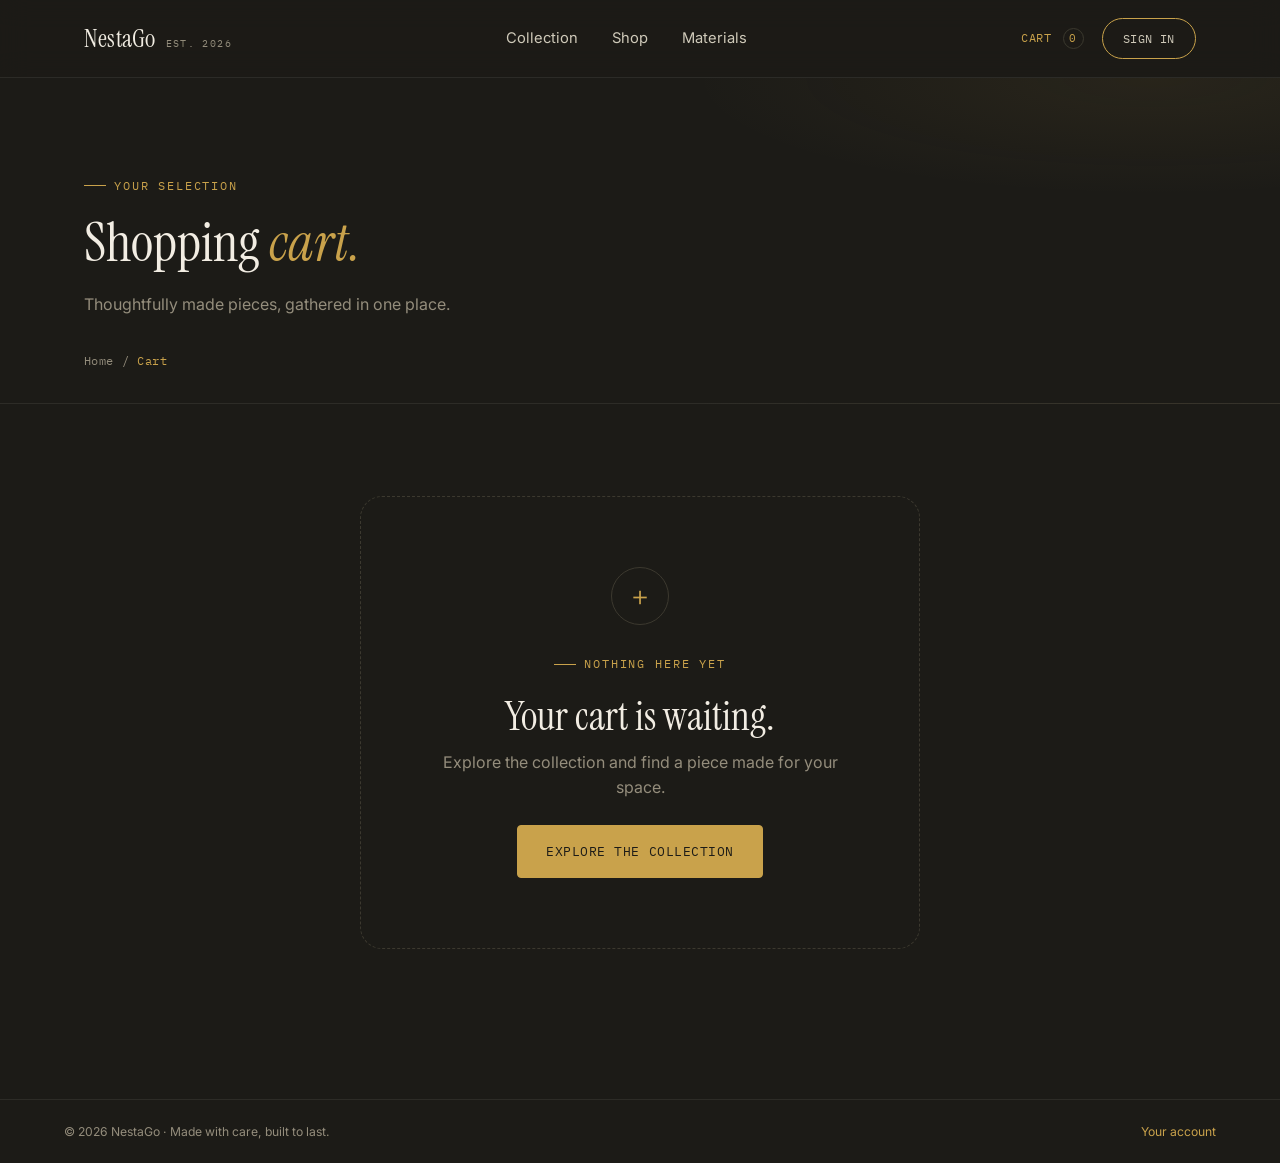
<file: cart.html>
<!DOCTYPE html>
<html lang="en">
<head>
    <meta charset="UTF-8">
    <meta name="viewport" content="width=device-width, initial-scale=1">
    <meta name="theme-color" content="#1C1B17">
    <title>Your Cart — NestaGo</title>
    <link rel="preconnect" href="https://fonts.googleapis.com">
    <link rel="preconnect" href="https://fonts.gstatic.com" crossorigin>
    <link href="https://fonts.googleapis.com/css2?family=IBM+Plex+Mono:wght@400;500&family=Inter:wght@400;500;600;700&family=Instrument+Serif:ital@0;1&display=swap" rel="stylesheet">
    <link rel="stylesheet" href="style2.css">
    <link rel="stylesheet" href="account-cart.css">
</head>
<body>
    <a href="#main-content" class="skip-link">Skip to Main Content</a>

    <header class="site-header">
        <nav class="nav" aria-label="Primary Navigation">
            <a href="index.html#top" class="nav-logo">NestaGo <span>EST. 2026</span></a>
            <ul class="nav-links" id="mobile-menu">
                <li><a href="index.html#collection">Collection</a></li>
                <li><a href="shop.html">Shop</a></li>
                <li><a href="index.html#materials">Materials</a></li>
            </ul>
            <div class="nav-actions">
                <a href="cart.html" class="nav-account-link" aria-current="page">Cart <span class="cart-count">0</span></a>
                <a href="login.html" class="nav-btn nav-account-link">Sign In</a>
                <button class="nav-toggle" type="button" aria-label="Toggle Navigation" aria-expanded="false" aria-controls="mobile-menu">
                    <span></span><span></span><span></span>
                </button>
            </div>
        </nav>
    </header>

    <main id="main-content">
        <section class="page-hero cart-hero">
            <div class="container">
                <div class="page-hero-inner">
                    <span class="section-tag">Your selection</span>
                    <h1>Shopping <span>cart.</span></h1>
                    <p>Thoughtfully made pieces, gathered in one place.</p>
                </div>
                <div class="breadcrumb">
                    <a href="index.html#top">Home</a><span>/</span><span>Cart</span>
                </div>
            </div>
        </section>

        <section class="cart-section container" aria-label="Shopping cart">
            <div class="cart-layout" id="cartContent">
                <div class="cart-items-panel">
                    <div class="cart-items-heading">
                        <h2>Your items</h2>
                        <span id="cartItemCount">0 items</span>
                    </div>
                    <div id="cartItems" class="cart-items"></div>
                </div>
                <aside class="cart-summary" aria-labelledby="summaryTitle">
                    <span class="section-tag">The details</span>
                    <h2 id="summaryTitle">Order summary</h2>
                    <div class="cart-summary-row">
                        <span>Subtotal</span><strong id="cartSubtotal">$0</strong>
                    </div>
                    <div class="cart-summary-row">
                        <span>Shipping</span><strong class="cart-free">Complimentary</strong>
                    </div>
                    <p class="cart-shipping-note">Complimentary delivery on every order.</p>
                    <div class="cart-summary-row cart-total">
                        <span>Total</span><strong id="cartTotal">$0</strong>
                    </div>
                    <button class="btn btn-primary cart-checkout" id="checkoutButton" type="button">Continue to checkout</button>
                    <p class="checkout-message" id="checkoutMessage" role="status" aria-live="polite"></p>
                    <a class="cart-continue" href="shop.html">← Continue shopping</a>
                    <p class="cart-demo-note">Checkout is a preview and does not process payments.</p>
                </aside>
            </div>
            <div class="cart-empty" id="cartEmpty" hidden>
                <div class="cart-empty-icon" aria-hidden="true">＋</div>
                <span class="section-tag">Nothing here yet</span>
                <h2>Your cart is waiting.</h2>
                <p>Explore the collection and find a piece made for your space.</p>
                <a href="shop.html" class="btn btn-primary">Explore the collection</a>
            </div>
        </section>
    </main>

    <footer class="account-footer">
        <p>© 2026 NestaGo · Made with care, built to last.</p>
        <a href="login.html">Your account</a>
    </footer>

    <script src="storage.js"></script>
    <script src="app.js"></script>
    <script src="cart.js"></script>
</body>
</html>
</file>
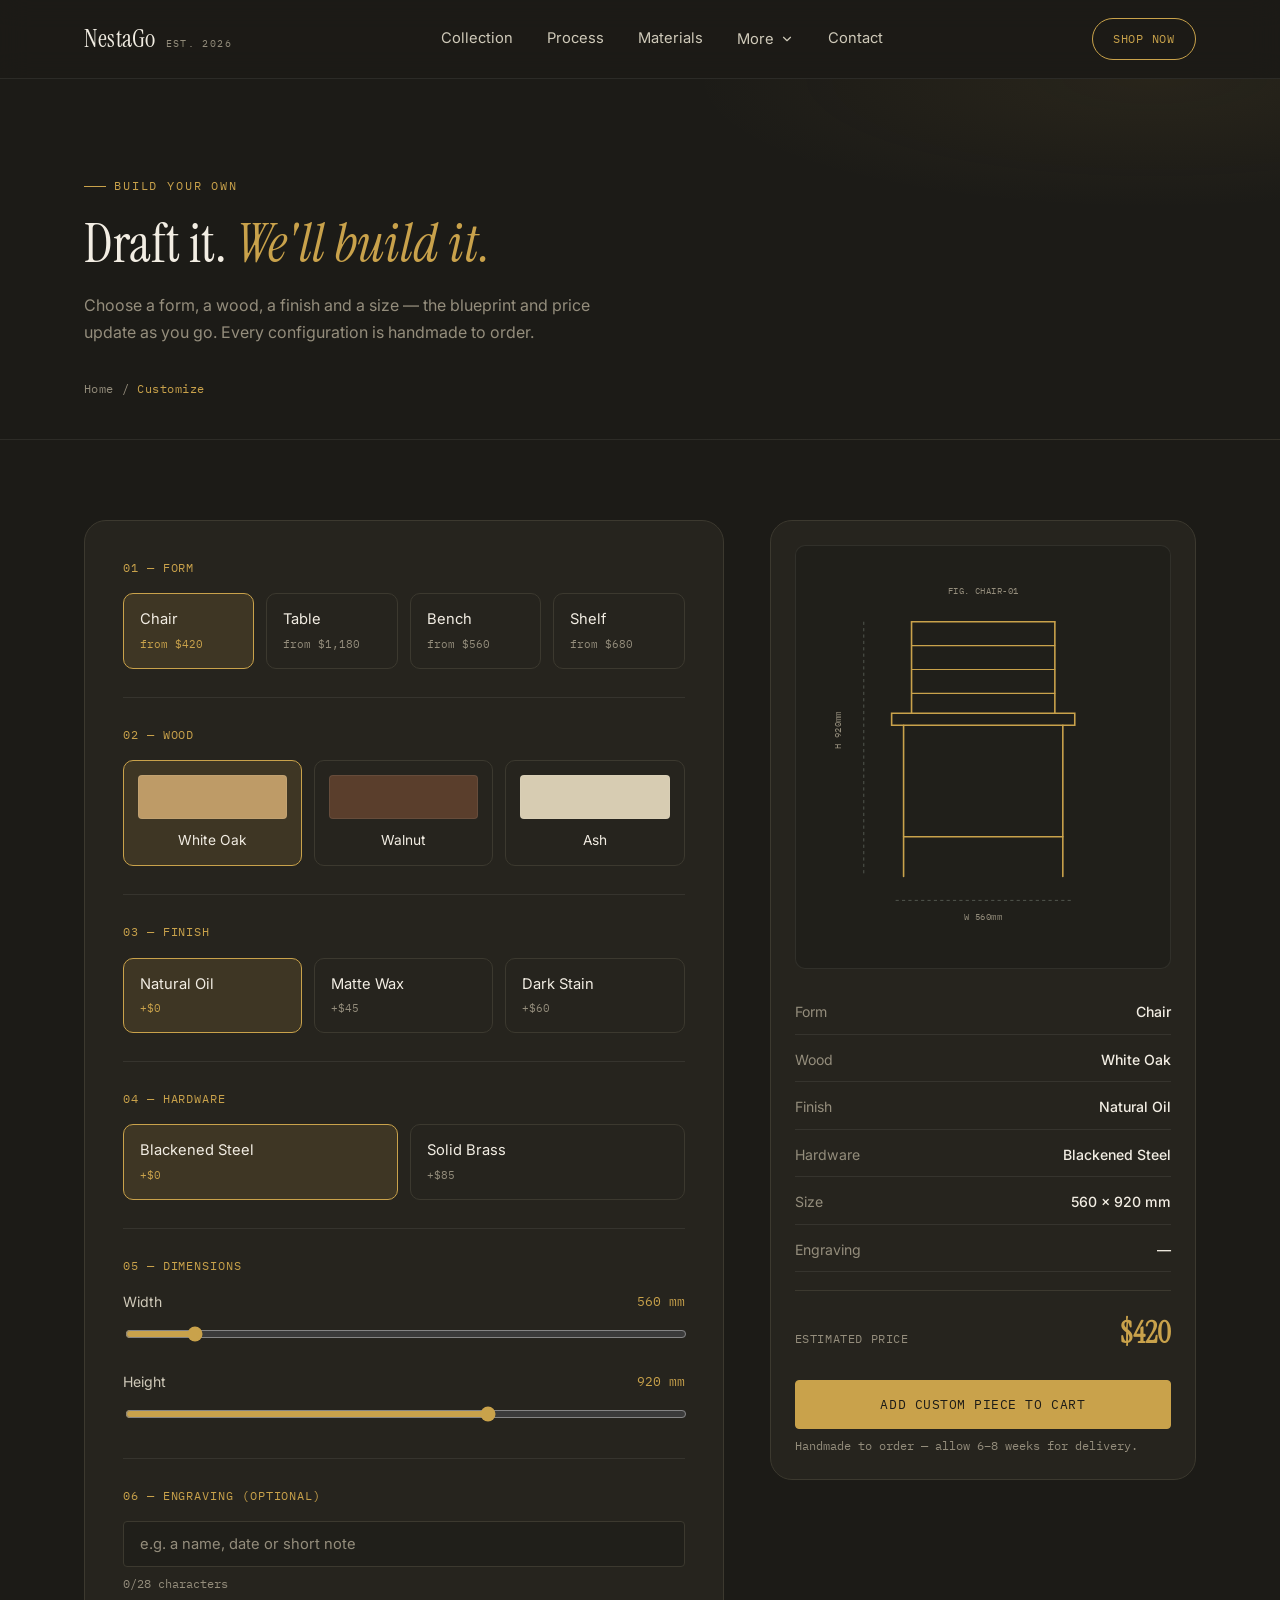
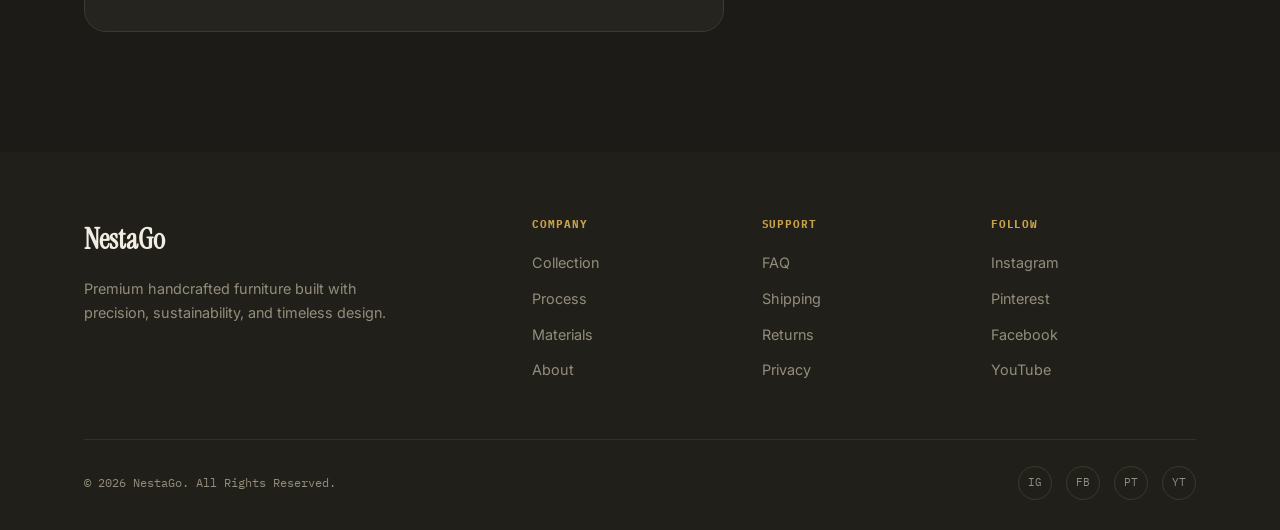
<file: customize.html>
<!DOCTYPE html>
<html lang="en">

<head>
    <meta charset="UTF-8">
    <meta http-equiv="X-UA-Compatible" content="IE=edge">
    <meta name="viewport" content="width=device-width, initial-scale=1.0">

    <title>Customize — NestaGo | Build Your Own Piece</title>

    <meta name="description"
          content="Design your own NestaGo piece — choose the form, wood, finish and dimensions, and see a live blueprint preview before you order.">
    <meta name="keywords" content="Furniture, Custom Furniture, Wood Furniture, Configurator">
    <meta name="author" content="NestaGo">
    <meta name="robots" content="index, follow">
    <meta name="theme-color" content="#1C1B17">

    <meta property="og:type" content="website">
    <meta property="og:title" content="Customize — NestaGo">
    <meta property="og:description" content="Design your own handcrafted NestaGo piece.">
    <meta property="og:image" content="images/preview.jpg">
    <meta name="twitter:card" content="summary_large_image">

    <link rel="icon" href="images/favicon.png" type="image/png">

    <link rel="preconnect" href="https://fonts.googleapis.com">
    <link rel="preconnect" href="https://fonts.gstatic.com" crossorigin>
    <link href="https://fonts.googleapis.com/css2?family=IBM+Plex+Mono:wght@400;500&family=Inter:wght@400;500;600;700&family=Instrument+Serif:ital@0;1&display=swap"
          rel="stylesheet">

    <link rel="stylesheet" href="style2.css">
</head>

<body>

    <a href="#main-content" class="skip-link">Skip to Main Content</a>

    <!-- ==========================================================
        HEADER
    =========================================================== -->
    <header class="site-header">

        <nav class="nav" aria-label="Primary Navigation">

            <a href="index.html#top" class="nav-logo">
                NestaGo
                <span>EST. 2026</span>
            </a>

            <ul class="nav-links" id="mobile-menu">

                <li><a href="index.html#collection">Collection</a></li>
                <li><a href="index.html#process">Process</a></li>
                <li><a href="index.html#materials">Materials</a></li>

                <li class="dropdown">
                    <button class="dropdown-toggle" type="button" aria-expanded="false" aria-haspopup="true">
                        More
                        <svg viewBox="0 0 24 24" aria-hidden="true" focusable="false">
                            <path d="M6 9l6 6 6-6" fill="none" stroke="currentColor" stroke-width="2"
                                  stroke-linecap="round" stroke-linejoin="round"/>
                        </svg>
                    </button>

                    <ul class="dropdown-menu">
                        <li><a href="shop.html">Shop</a></li>
                        <li><a href="customize.html" aria-current="page">Customize</a></li>
                        <li><a href="orders.html">Orders</a></li>
                    </ul>
                </li>

                <li><a href="index.html#visit">Contact</a></li>

            </ul>

            <div class="nav-actions">
                <a href="shop.html" class="nav-btn">Shop Now</a>

                <button class="nav-toggle" type="button" aria-label="Toggle Navigation"
                        aria-expanded="false" aria-controls="mobile-menu">
                    <span></span><span></span><span></span>
                </button>
            </div>

        </nav>

    </header>

    <main id="main-content">

        <!-- ==========================================================
            PAGE HERO
        =========================================================== -->
        <section class="page-hero">
            <div class="container">
                <div class="page-hero-inner reveal">
                    <span class="section-tag">Build Your Own</span>
                    <h1>
                        Draft it.
                        <span>We'll build it.</span>
                    </h1>
                    <p>
                        Choose a form, a wood, a finish and a size — the blueprint and
                        price update as you go. Every configuration is handmade to order.
                    </p>
                </div>
                <div class="breadcrumb reveal">
                    <a href="index.html#top">Home</a>
                    <span>/</span>
                    <span>Customize</span>
                </div>
            </div>
        </section>

        <!-- ==========================================================
            CUSTOMIZER
        =========================================================== -->
        <section class="customize-section">
            <div class="container customize-layout">

                <!-- ============================
                    OPTIONS PANEL
                ============================= -->
                <form class="customize-panel reveal" id="customizeForm">

                    <!-- FORM -->
                    <fieldset class="option-group">
                        <legend>01 — Form</legend>
                        <div class="option-tiles" data-role="form">
                            <label class="option-tile is-selected">
                                <input type="radio" name="form" value="chair" checked>
                                <span class="tile-label">Chair</span>
                                <span class="tile-sub">from $420</span>
                            </label>
                            <label class="option-tile">
                                <input type="radio" name="form" value="table">
                                <span class="tile-label">Table</span>
                                <span class="tile-sub">from $1,180</span>
                            </label>
                            <label class="option-tile">
                                <input type="radio" name="form" value="bench">
                                <span class="tile-label">Bench</span>
                                <span class="tile-sub">from $560</span>
                            </label>
                            <label class="option-tile">
                                <input type="radio" name="form" value="shelf">
                                <span class="tile-label">Shelf</span>
                                <span class="tile-sub">from $680</span>
                            </label>
                        </div>
                    </fieldset>

                    <!-- WOOD -->
                    <fieldset class="option-group">
                        <legend>02 — Wood</legend>
                        <div class="option-swatches" data-role="wood">
                            <label class="swatch-tile is-selected">
                                <input type="radio" name="wood" value="oak" checked>
                                <span class="swatch-color" style="background:#BE9B67;"></span>
                                <span class="tile-label">White Oak</span>
                            </label>
                            <label class="swatch-tile">
                                <input type="radio" name="wood" value="walnut">
                                <span class="swatch-color" style="background:#5A3E2C;"></span>
                                <span class="tile-label">Walnut</span>
                            </label>
                            <label class="swatch-tile">
                                <input type="radio" name="wood" value="ash">
                                <span class="swatch-color" style="background:#D7CCB2;"></span>
                                <span class="tile-label">Ash</span>
                            </label>
                        </div>
                    </fieldset>

                    <!-- FINISH -->
                    <fieldset class="option-group">
                        <legend>03 — Finish</legend>
                        <div class="option-tiles" data-role="finish">
                            <label class="option-tile is-selected">
                                <input type="radio" name="finish" value="natural" checked>
                                <span class="tile-label">Natural Oil</span>
                                <span class="tile-sub">+$0</span>
                            </label>
                            <label class="option-tile">
                                <input type="radio" name="finish" value="matte">
                                <span class="tile-label">Matte Wax</span>
                                <span class="tile-sub">+$45</span>
                            </label>
                            <label class="option-tile">
                                <input type="radio" name="finish" value="dark">
                                <span class="tile-label">Dark Stain</span>
                                <span class="tile-sub">+$60</span>
                            </label>
                        </div>
                    </fieldset>

                    <!-- HARDWARE -->
                    <fieldset class="option-group">
                        <legend>04 — Hardware</legend>
                        <div class="option-tiles" data-role="hardware">
                            <label class="option-tile is-selected">
                                <input type="radio" name="hardware" value="blackened" checked>
                                <span class="tile-label">Blackened Steel</span>
                                <span class="tile-sub">+$0</span>
                            </label>
                            <label class="option-tile">
                                <input type="radio" name="hardware" value="brass">
                                <span class="tile-label">Solid Brass</span>
                                <span class="tile-sub">+$85</span>
                            </label>
                        </div>
                    </fieldset>

                    <!-- DIMENSIONS -->
                    <fieldset class="option-group">
                        <legend>05 — Dimensions</legend>

                        <div class="range-field">
                            <div class="range-label">
                                <span>Width</span>
                                <span id="widthValue">560 mm</span>
                            </div>
                            <input type="range" id="widthRange" min="400" max="1800" step="10" value="560">
                        </div>

                        <div class="range-field">
                            <div class="range-label">
                                <span>Height</span>
                                <span id="heightValue">920 mm</span>
                            </div>
                            <input type="range" id="heightRange" min="400" max="1200" step="10" value="920">
                        </div>
                    </fieldset>

                    <!-- ENGRAVING -->
                    <fieldset class="option-group">
                        <legend>06 — Engraving (optional)</legend>
                        <input type="text" id="engraveInput" class="text-field"
                               placeholder="e.g. a name, date or short note" maxlength="28">
                        <p class="field-hint"><span id="engraveCount">0</span>/28 characters</p>
                    </fieldset>

                </form>

                <!-- ============================
                    PREVIEW / SUMMARY
                ============================= -->
                <aside class="customize-preview reveal">

                    <div class="preview-card">
                        <svg id="previewSvg" viewBox="0 0 420 480" xmlns="http://www.w3.org/2000/svg" aria-hidden="true">
                            <path class="draw-path" d="M110 200L110 390" stroke="currentColor" stroke-width="2"/>
                            <path class="draw-path" d="M310 200L310 390" stroke="currentColor" stroke-width="2"/>
                            <path class="draw-path" d="M110 340L310 340" stroke="currentColor" stroke-width="2"/>
                            <path class="draw-path" d="M95 185H325V200H95Z" stroke="currentColor" stroke-width="2"/>
                            <path class="draw-path" d="M120 185V70" stroke="currentColor" stroke-width="2"/>
                            <path class="draw-path" d="M300 185V70" stroke="currentColor" stroke-width="2"/>
                            <path class="draw-path" d="M120 70H300" stroke="currentColor" stroke-width="2"/>
                            <path class="draw-path" d="M120 100H300" stroke="currentColor" stroke-width="1.4"/>
                            <path class="draw-path" d="M120 130H300" stroke="currentColor" stroke-width="1.4"/>
                            <path class="draw-path" d="M120 160H300" stroke="currentColor" stroke-width="1.4"/>

                            <line x1="60" y1="70" x2="60" y2="390" class="dim-line"/>
                            <line x1="100" y1="420" x2="320" y2="420" class="dim-line"/>

                            <text x="210" y="445" class="dim" text-anchor="middle" id="previewWidthLabel">W 560mm</text>
                            <text x="32" y="230" class="dim" transform="rotate(-90 32 230)" id="previewHeightLabel">H 920mm</text>
                            <text x="210" y="35" class="dim" text-anchor="middle" id="previewFigLabel">FIG. CHAIR-01</text>
                        </svg>
                    </div>

                    <div class="summary-list">
                        <div class="summary-row">
                            <span>Form</span>
                            <strong id="summaryForm">Chair</strong>
                        </div>
                        <div class="summary-row">
                            <span>Wood</span>
                            <strong id="summaryWood">White Oak</strong>
                        </div>
                        <div class="summary-row">
                            <span>Finish</span>
                            <strong id="summaryFinish">Natural Oil</strong>
                        </div>
                        <div class="summary-row">
                            <span>Hardware</span>
                            <strong id="summaryHardware">Blackened Steel</strong>
                        </div>
                        <div class="summary-row">
                            <span>Size</span>
                            <strong id="summarySize">560 × 920 mm</strong>
                        </div>
                        <div class="summary-row" id="summaryEngraveRow" hidden>
                            <span>Engraving</span>
                            <strong id="summaryEngrave">—</strong>
                        </div>
                    </div>

                    <div class="summary-total">
                        <span>Estimated Price</span>
                        <strong id="summaryPrice">$420</strong>
                    </div>

                    <button type="button" class="btn btn-primary customize-cta" id="addCustomBtn">
                        Add Custom Piece to Cart
                    </button>
                    <p class="field-hint">Handmade to order — allow 6–8 weeks for delivery.</p>

                </aside>

            </div>
        </section>

    </main>

    <!-- ==========================================================
        FOOTER
    =========================================================== -->
    <footer class="footer">
        <div class="container">
            <div class="footer-top">
                <div class="footer-brand">
                    <h2>NestaGo</h2>
                    <p>Premium handcrafted furniture built with precision, sustainability, and timeless design.</p>
                </div>
                <div class="footer-links">
                    <div>
                        <h4>Company</h4>
                        <ul>
                            <li><a href="index.html#collection">Collection</a></li>
                            <li><a href="index.html#process">Process</a></li>
                            <li><a href="index.html#materials">Materials</a></li>
                            <li><a href="#">About</a></li>
                        </ul>
                    </div>
                    <div>
                        <h4>Support</h4>
                        <ul>
                            <li><a href="#">FAQ</a></li>
                            <li><a href="#">Shipping</a></li>
                            <li><a href="#">Returns</a></li>
                            <li><a href="#">Privacy</a></li>
                        </ul>
                    </div>
                    <div>
                        <h4>Follow</h4>
                        <ul>
                            <li><a href="#">Instagram</a></li>
                            <li><a href="#">Pinterest</a></li>
                            <li><a href="#">Facebook</a></li>
                            <li><a href="#">YouTube</a></li>
                        </ul>
                    </div>
                </div>
            </div>

            <div class="footer-bottom">
                <p>© 2026 NestaGo. All Rights Reserved.</p>
                <div class="footer-social">
                    <a href="#" aria-label="Instagram">IG</a>
                    <a href="#" aria-label="Facebook">FB</a>
                    <a href="#" aria-label="Pinterest">PT</a>
                    <a href="#" aria-label="YouTube">YT</a>
                </div>
            </div>
        </div>
    </footer>

    <button class="back-to-top" aria-label="Back to top">↑</button>

    <script src="app.js"></script>
</body>
</html>
</file>
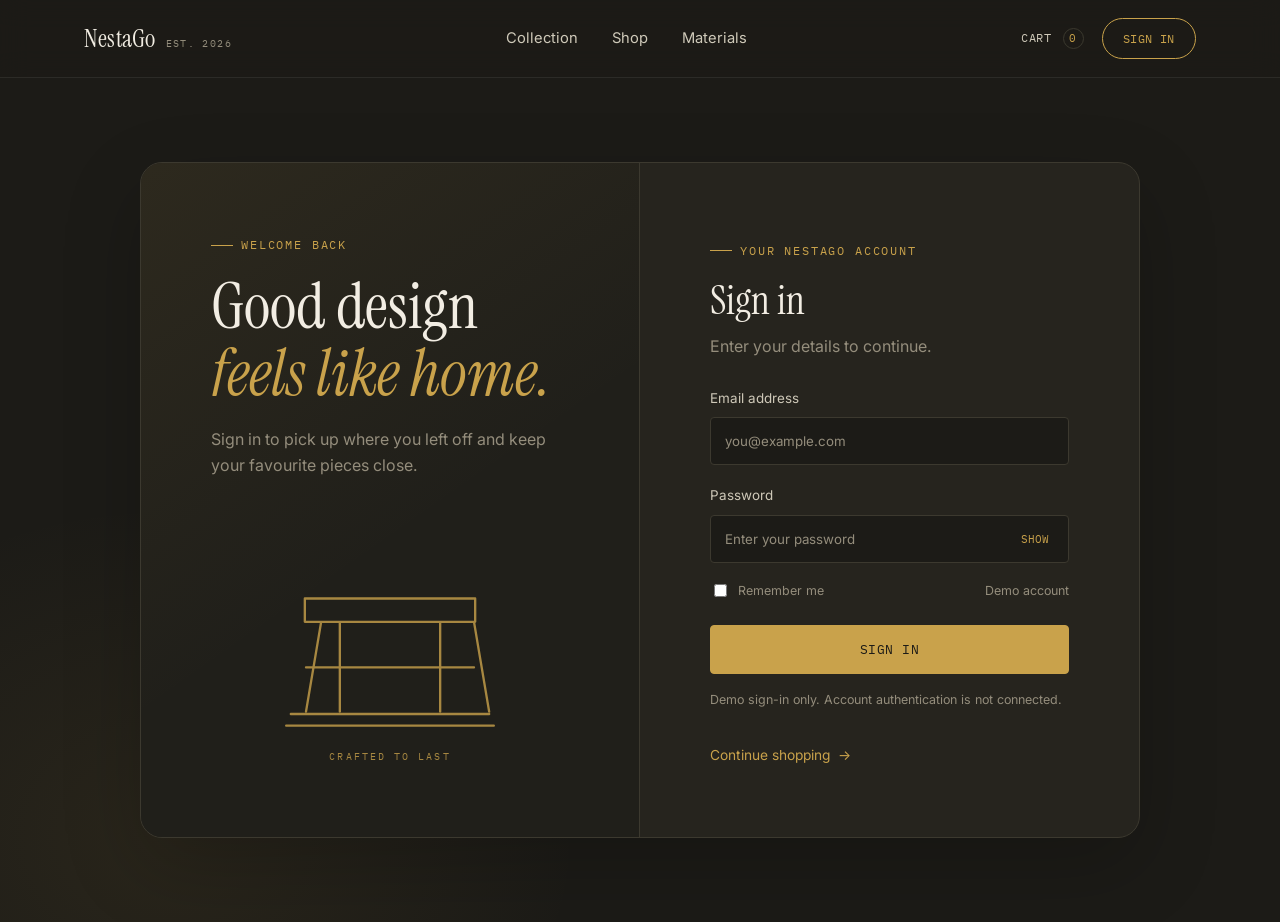
<file: login.html>
<!DOCTYPE html>
<html lang="en">
<head>
    <meta charset="UTF-8">
    <meta name="viewport" content="width=device-width, initial-scale=1">
    <meta name="theme-color" content="#1C1B17">
    <title>Sign In — NestaGo</title>
    <link rel="preconnect" href="https://fonts.googleapis.com">
    <link rel="preconnect" href="https://fonts.gstatic.com" crossorigin>
    <link href="https://fonts.googleapis.com/css2?family=IBM+Plex+Mono:wght@400;500&family=Inter:wght@400;500;600;700&family=Instrument+Serif:ital@0;1&display=swap" rel="stylesheet">
    <link rel="stylesheet" href="style2.css">
    <link rel="stylesheet" href="account-cart.css">
</head>
<body>
    <a href="#main-content" class="skip-link">Skip to Main Content</a>

    <header class="site-header">
        <nav class="nav" aria-label="Primary Navigation">
            <a href="index.html#top" class="nav-logo">NestaGo <span>EST. 2026</span></a>
            <ul class="nav-links" id="mobile-menu">
                <li><a href="index.html#collection">Collection</a></li>
                <li><a href="shop.html">Shop</a></li>
                <li><a href="index.html#materials">Materials</a></li>
            </ul>
            <div class="nav-actions">
                <a href="cart.html" class="nav-account-link">Cart <span class="cart-count">0</span></a>
                <a href="login.html" class="nav-btn nav-account-link" aria-current="page">Sign In</a>
                <button class="nav-toggle" type="button" aria-label="Toggle Navigation" aria-expanded="false" aria-controls="mobile-menu">
                    <span></span><span></span><span></span>
                </button>
            </div>
        </nav>
    </header>

    <main id="main-content" class="account-page">
        <section class="account-card" aria-labelledby="login-title">
            <div class="account-art">
                <span class="section-tag">Welcome back</span>
                <h1>Good design<br><em>feels like home.</em></h1>
                <p>Sign in to pick up where you left off and keep your favourite pieces close.</p>
                <div class="account-art-mark" aria-hidden="true">
                    <svg viewBox="0 0 240 190" fill="none">
                        <path d="M47 69h146v20H47zM61 89l-13 77m144-77 13 77M77 89v77m86-77v77M48 128h144" />
                        <path d="M35 168h170M31 178h178" />
                    </svg>
                    <span>CRAFTED TO LAST</span>
                </div>
            </div>
            <div class="account-form-panel">
                <span class="section-tag">Your NestaGo account</span>
                <h2 id="login-title">Sign in</h2>
                <p class="account-intro">Enter your details to continue.</p>
                <form id="loginForm">
                    <label class="account-label" for="loginEmail">Email address</label>
                    <input class="account-input" id="loginEmail" name="email" type="email" autocomplete="email" placeholder="you@example.com" required>

                    <label class="account-label" for="loginPassword">Password</label>
                    <div class="password-field">
                        <input class="account-input" id="loginPassword" name="password" type="password" autocomplete="current-password" placeholder="Enter your password" required>
                        <button class="password-toggle" type="button" aria-label="Show password" aria-pressed="false">Show</button>
                    </div>

                    <div class="account-options">
                        <label><input type="checkbox" name="remember"> Remember me</label>
                        <span>Demo account</span>
                    </div>
                    <button class="btn btn-primary account-submit" type="submit">Sign In</button>
                    <p class="account-notice" id="loginMessage" role="status" aria-live="polite">
                        Demo sign-in only. Account authentication is not connected.
                    </p>
                </form>
                <a class="account-back-link" href="shop.html">Continue shopping <span aria-hidden="true">→</span></a>
            </div>
        </section>
    </main>

    <script src="storage.js"></script>
    <script src="app.js"></script>
    <script src="account.js"></script>
</body>
</html>
</file>
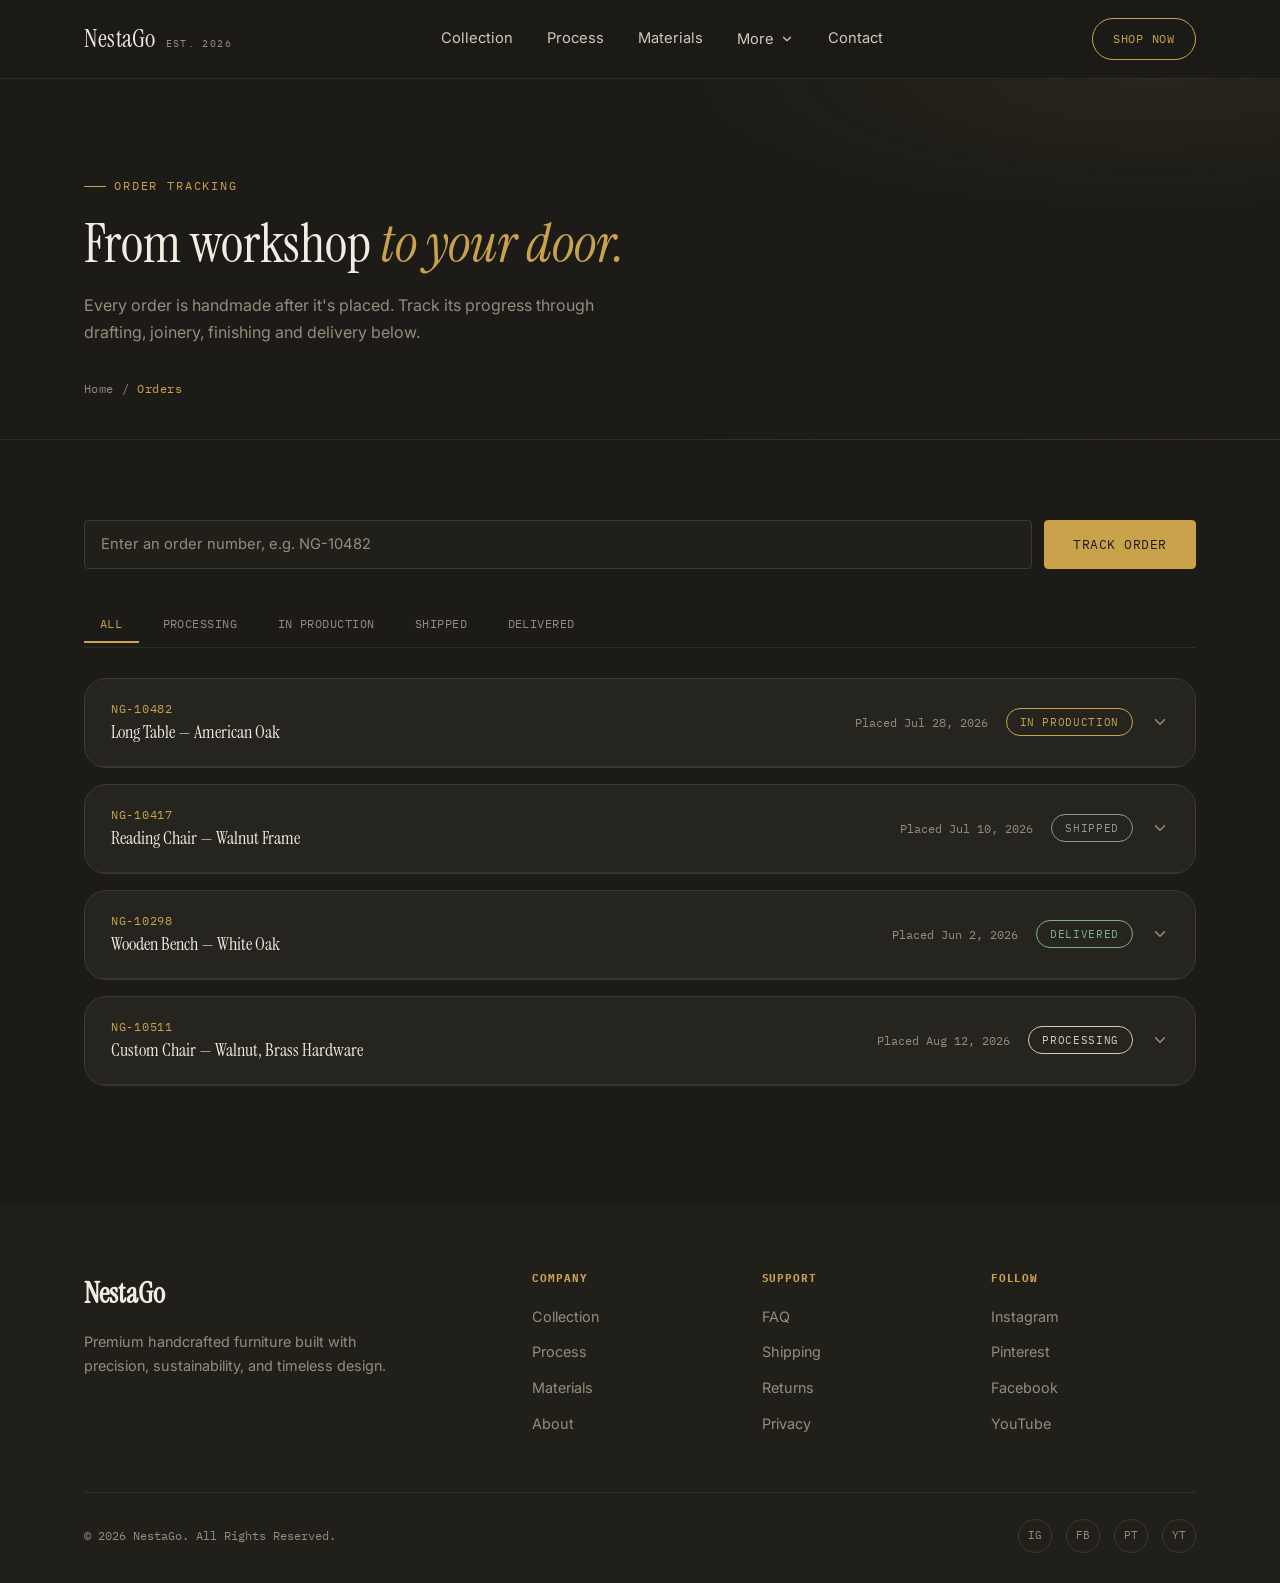
<file: orders.html>
<!DOCTYPE html>
<html lang="en">

<head>
    <meta charset="UTF-8">
    <meta http-equiv="X-UA-Compatible" content="IE=edge">
    <meta name="viewport" content="width=device-width, initial-scale=1.0">

    <title>Orders — NestaGo | Track Your Furniture</title>

    <meta name="description"
          content="Track your NestaGo order — from workshop drafting through finishing to delivery.">
    <meta name="keywords" content="Furniture, Order Tracking, NestaGo Orders">
    <meta name="author" content="NestaGo">
    <meta name="robots" content="noindex, follow">
    <meta name="theme-color" content="#1C1B17">

    <meta property="og:type" content="website">
    <meta property="og:title" content="Orders — NestaGo">
    <meta property="og:description" content="Track your NestaGo order.">
    <meta property="og:image" content="images/preview.jpg">
    <meta name="twitter:card" content="summary_large_image">

    <link rel="icon" href="images/favicon.png" type="image/png">

    <link rel="preconnect" href="https://fonts.googleapis.com">
    <link rel="preconnect" href="https://fonts.gstatic.com" crossorigin>
    <link href="https://fonts.googleapis.com/css2?family=IBM+Plex+Mono:wght@400;500&family=Inter:wght@400;500;600;700&family=Instrument+Serif:ital@0;1&display=swap"
          rel="stylesheet">

    <link rel="stylesheet" href="style2.css">
</head>

<body>

    <a href="#main-content" class="skip-link">Skip to Main Content</a>

    <!-- ==========================================================
        HEADER
    =========================================================== -->
    <header class="site-header">

        <nav class="nav" aria-label="Primary Navigation">

            <a href="index.html#top" class="nav-logo">
                NestaGo
                <span>EST. 2026</span>
            </a>

            <ul class="nav-links" id="mobile-menu">

                <li><a href="index.html#collection">Collection</a></li>
                <li><a href="index.html#process">Process</a></li>
                <li><a href="index.html#materials">Materials</a></li>

                <li class="dropdown">
                    <button class="dropdown-toggle" type="button" aria-expanded="false" aria-haspopup="true">
                        More
                        <svg viewBox="0 0 24 24" aria-hidden="true" focusable="false">
                            <path d="M6 9l6 6 6-6" fill="none" stroke="currentColor" stroke-width="2"
                                  stroke-linecap="round" stroke-linejoin="round"/>
                        </svg>
                    </button>

                    <ul class="dropdown-menu">
                        <li><a href="shop.html">Shop</a></li>
                        <li><a href="customize.html">Customize</a></li>
                        <li><a href="orders.html" aria-current="page">Orders</a></li>
                    </ul>
                </li>

                <li><a href="index.html#visit">Contact</a></li>

            </ul>

            <div class="nav-actions">
                <a href="shop.html" class="nav-btn">Shop Now</a>

                <button class="nav-toggle" type="button" aria-label="Toggle Navigation"
                        aria-expanded="false" aria-controls="mobile-menu">
                    <span></span><span></span><span></span>
                </button>
            </div>

        </nav>

    </header>

    <main id="main-content">

        <!-- ==========================================================
            PAGE HERO
        =========================================================== -->
        <section class="page-hero">
            <div class="container">
                <div class="page-hero-inner reveal">
                    <span class="section-tag">Order Tracking</span>
                    <h1>
                        From workshop
                        <span>to your door.</span>
                    </h1>
                    <p>
                        Every order is handmade after it's placed. Track its progress
                        through drafting, joinery, finishing and delivery below.
                    </p>
                </div>
                <div class="breadcrumb reveal">
                    <a href="index.html#top">Home</a>
                    <span>/</span>
                    <span>Orders</span>
                </div>
            </div>
        </section>

        <!-- ==========================================================
            ORDER LOOKUP
        =========================================================== -->
        <section class="orders-section">
            <div class="container">

                <form class="order-lookup reveal" id="orderLookupForm">
                    <input type="text" id="orderLookupInput" class="text-field"
                           placeholder="Enter an order number, e.g. NG-10482">
                    <button type="submit" class="btn btn-primary">Track Order</button>
                </form>

                <div class="orders-toolbar reveal">
                    <div class="order-tabs" role="tablist" aria-label="Filter orders by status">
                        <button type="button" class="order-tab is-active" data-filter="all">All</button>
                        <button type="button" class="order-tab" data-filter="processing">Processing</button>
                        <button type="button" class="order-tab" data-filter="production">In Production</button>
                        <button type="button" class="order-tab" data-filter="shipped">Shipped</button>
                        <button type="button" class="order-tab" data-filter="delivered">Delivered</button>
                    </div>
                </div>

                <!-- ============================
                    ORDER LIST
                ============================= -->
                <div class="order-list" id="orderList">

                    <!-- ORDER 01 -->
                    <article class="order-card reveal" data-status="production">
                        <button type="button" class="order-summary" aria-expanded="false">
                            <div class="order-summary-main">
                                <span class="order-id">NG-10482</span>
                                <span class="order-item">Long Table — American Oak</span>
                            </div>
                            <div class="order-summary-meta">
                                <span class="order-date">Placed Jul 28, 2026</span>
                                <span class="status-badge status-production">In Production</span>
                                <svg class="order-chevron" viewBox="0 0 24 24" aria-hidden="true">
                                    <path d="M6 9l6 6 6-6" fill="none" stroke="currentColor" stroke-width="2"
                                          stroke-linecap="round" stroke-linejoin="round"/>
                                </svg>
                            </div>
                        </button>

                        <div class="order-detail">
                            <ol class="order-timeline">
                                <li class="is-done">
                                    <span class="tl-dot"></span>
                                    <div>
                                        <strong>Order Confirmed</strong>
                                        <span>Jul 28, 2026</span>
                                    </div>
                                </li>
                                <li class="is-done">
                                    <span class="tl-dot"></span>
                                    <div>
                                        <strong>Wood Selected &amp; Drafted</strong>
                                        <span>Jul 31, 2026</span>
                                    </div>
                                </li>
                                <li class="is-active">
                                    <span class="tl-dot"></span>
                                    <div>
                                        <strong>In Production — Joinery</strong>
                                        <span>Est. complete Aug 20, 2026</span>
                                    </div>
                                </li>
                                <li>
                                    <span class="tl-dot"></span>
                                    <div>
                                        <strong>Finishing &amp; Quality Check</strong>
                                        <span>Pending</span>
                                    </div>
                                </li>
                                <li>
                                    <span class="tl-dot"></span>
                                    <div>
                                        <strong>Shipped</strong>
                                        <span>Pending</span>
                                    </div>
                                </li>
                            </ol>

                            <div class="order-detail-footer">
                                <span>Estimated delivery: Sep 5 – Sep 12, 2026</span>
                                <button type="button" class="btn btn-outline">Contact Support</button>
                            </div>
                        </div>
                    </article>

                    <!-- ORDER 02 -->
                    <article class="order-card reveal" data-status="shipped">
                        <button type="button" class="order-summary" aria-expanded="false">
                            <div class="order-summary-main">
                                <span class="order-id">NG-10417</span>
                                <span class="order-item">Reading Chair — Walnut Frame</span>
                            </div>
                            <div class="order-summary-meta">
                                <span class="order-date">Placed Jul 10, 2026</span>
                                <span class="status-badge status-shipped">Shipped</span>
                                <svg class="order-chevron" viewBox="0 0 24 24" aria-hidden="true">
                                    <path d="M6 9l6 6 6-6" fill="none" stroke="currentColor" stroke-width="2"
                                          stroke-linecap="round" stroke-linejoin="round"/>
                                </svg>
                            </div>
                        </button>

                        <div class="order-detail">
                            <ol class="order-timeline">
                                <li class="is-done">
                                    <span class="tl-dot"></span>
                                    <div><strong>Order Confirmed</strong><span>Jul 10, 2026</span></div>
                                </li>
                                <li class="is-done">
                                    <span class="tl-dot"></span>
                                    <div><strong>Wood Selected &amp; Drafted</strong><span>Jul 13, 2026</span></div>
                                </li>
                                <li class="is-done">
                                    <span class="tl-dot"></span>
                                    <div><strong>In Production — Joinery</strong><span>Jul 28, 2026</span></div>
                                </li>
                                <li class="is-done">
                                    <span class="tl-dot"></span>
                                    <div><strong>Finishing &amp; Quality Check</strong><span>Aug 4, 2026</span></div>
                                </li>
                                <li class="is-active">
                                    <span class="tl-dot"></span>
                                    <div><strong>Shipped</strong><span>Aug 6, 2026 — Tracking #7734KLM</span></div>
                                </li>
                            </ol>

                            <div class="order-detail-footer">
                                <span>Estimated delivery: Aug 18 – Aug 22, 2026</span>
                                <button type="button" class="btn btn-outline">Contact Support</button>
                            </div>
                        </div>
                    </article>

                    <!-- ORDER 03 -->
                    <article class="order-card reveal" data-status="delivered">
                        <button type="button" class="order-summary" aria-expanded="false">
                            <div class="order-summary-main">
                                <span class="order-id">NG-10298</span>
                                <span class="order-item">Wooden Bench — White Oak</span>
                            </div>
                            <div class="order-summary-meta">
                                <span class="order-date">Placed Jun 2, 2026</span>
                                <span class="status-badge status-delivered">Delivered</span>
                                <svg class="order-chevron" viewBox="0 0 24 24" aria-hidden="true">
                                    <path d="M6 9l6 6 6-6" fill="none" stroke="currentColor" stroke-width="2"
                                          stroke-linecap="round" stroke-linejoin="round"/>
                                </svg>
                            </div>
                        </button>

                        <div class="order-detail">
                            <ol class="order-timeline">
                                <li class="is-done">
                                    <span class="tl-dot"></span>
                                    <div><strong>Order Confirmed</strong><span>Jun 2, 2026</span></div>
                                </li>
                                <li class="is-done">
                                    <span class="tl-dot"></span>
                                    <div><strong>Wood Selected &amp; Drafted</strong><span>Jun 5, 2026</span></div>
                                </li>
                                <li class="is-done">
                                    <span class="tl-dot"></span>
                                    <div><strong>In Production — Joinery</strong><span>Jun 19, 2026</span></div>
                                </li>
                                <li class="is-done">
                                    <span class="tl-dot"></span>
                                    <div><strong>Finishing &amp; Quality Check</strong><span>Jun 24, 2026</span></div>
                                </li>
                                <li class="is-done">
                                    <span class="tl-dot"></span>
                                    <div><strong>Delivered</strong><span>Jul 2, 2026</span></div>
                                </li>
                            </ol>

                            <div class="order-detail-footer">
                                <span>Delivered Jul 2, 2026</span>
                                <button type="button" class="btn btn-outline">Leave a Review</button>
                            </div>
                        </div>
                    </article>

                    <!-- ORDER 04 -->
                    <article class="order-card reveal" data-status="processing">
                        <button type="button" class="order-summary" aria-expanded="false">
                            <div class="order-summary-main">
                                <span class="order-id">NG-10511</span>
                                <span class="order-item">Custom Chair — Walnut, Brass Hardware</span>
                            </div>
                            <div class="order-summary-meta">
                                <span class="order-date">Placed Aug 12, 2026</span>
                                <span class="status-badge status-processing">Processing</span>
                                <svg class="order-chevron" viewBox="0 0 24 24" aria-hidden="true">
                                    <path d="M6 9l6 6 6-6" fill="none" stroke="currentColor" stroke-width="2"
                                          stroke-linecap="round" stroke-linejoin="round"/>
                                </svg>
                            </div>
                        </button>

                        <div class="order-detail">
                            <ol class="order-timeline">
                                <li class="is-active">
                                    <span class="tl-dot"></span>
                                    <div><strong>Order Confirmed</strong><span>Aug 12, 2026</span></div>
                                </li>
                                <li>
                                    <span class="tl-dot"></span>
                                    <div><strong>Wood Selected &amp; Drafted</strong><span>Pending</span></div>
                                </li>
                                <li>
                                    <span class="tl-dot"></span>
                                    <div><strong>In Production — Joinery</strong><span>Pending</span></div>
                                </li>
                                <li>
                                    <span class="tl-dot"></span>
                                    <div><strong>Finishing &amp; Quality Check</strong><span>Pending</span></div>
                                </li>
                                <li>
                                    <span class="tl-dot"></span>
                                    <div><strong>Shipped</strong><span>Pending</span></div>
                                </li>
                            </ol>

                            <div class="order-detail-footer">
                                <span>Estimated delivery: Oct 1 – Oct 8, 2026</span>
                                <button type="button" class="btn btn-outline">Contact Support</button>
                            </div>
                        </div>
                    </article>

                </div>

                <p class="shop-empty" id="ordersEmpty" hidden>
                    No orders match this filter yet.
                </p>

            </div>
        </section>

    </main>

    <!-- ==========================================================
        FOOTER
    =========================================================== -->
    <footer class="footer">
        <div class="container">
            <div class="footer-top">
                <div class="footer-brand">
                    <h2>NestaGo</h2>
                    <p>Premium handcrafted furniture built with precision, sustainability, and timeless design.</p>
                </div>
                <div class="footer-links">
                    <div>
                        <h4>Company</h4>
                        <ul>
                            <li><a href="index.html#collection">Collection</a></li>
                            <li><a href="index.html#process">Process</a></li>
                            <li><a href="index.html#materials">Materials</a></li>
                            <li><a href="#">About</a></li>
                        </ul>
                    </div>
                    <div>
                        <h4>Support</h4>
                        <ul>
                            <li><a href="#">FAQ</a></li>
                            <li><a href="#">Shipping</a></li>
                            <li><a href="#">Returns</a></li>
                            <li><a href="#">Privacy</a></li>
                        </ul>
                    </div>
                    <div>
                        <h4>Follow</h4>
                        <ul>
                            <li><a href="#">Instagram</a></li>
                            <li><a href="#">Pinterest</a></li>
                            <li><a href="#">Facebook</a></li>
                            <li><a href="#">YouTube</a></li>
                        </ul>
                    </div>
                </div>
            </div>

            <div class="footer-bottom">
                <p>© 2026 NestaGo. All Rights Reserved.</p>
                <div class="footer-social">
                    <a href="#" aria-label="Instagram">IG</a>
                    <a href="#" aria-label="Facebook">FB</a>
                    <a href="#" aria-label="Pinterest">PT</a>
                    <a href="#" aria-label="YouTube">YT</a>
                </div>
            </div>
        </div>
    </footer>

    <button class="back-to-top" aria-label="Back to top">↑</button>

    <script src="app.js"></script>
</body>
</html>
</file>
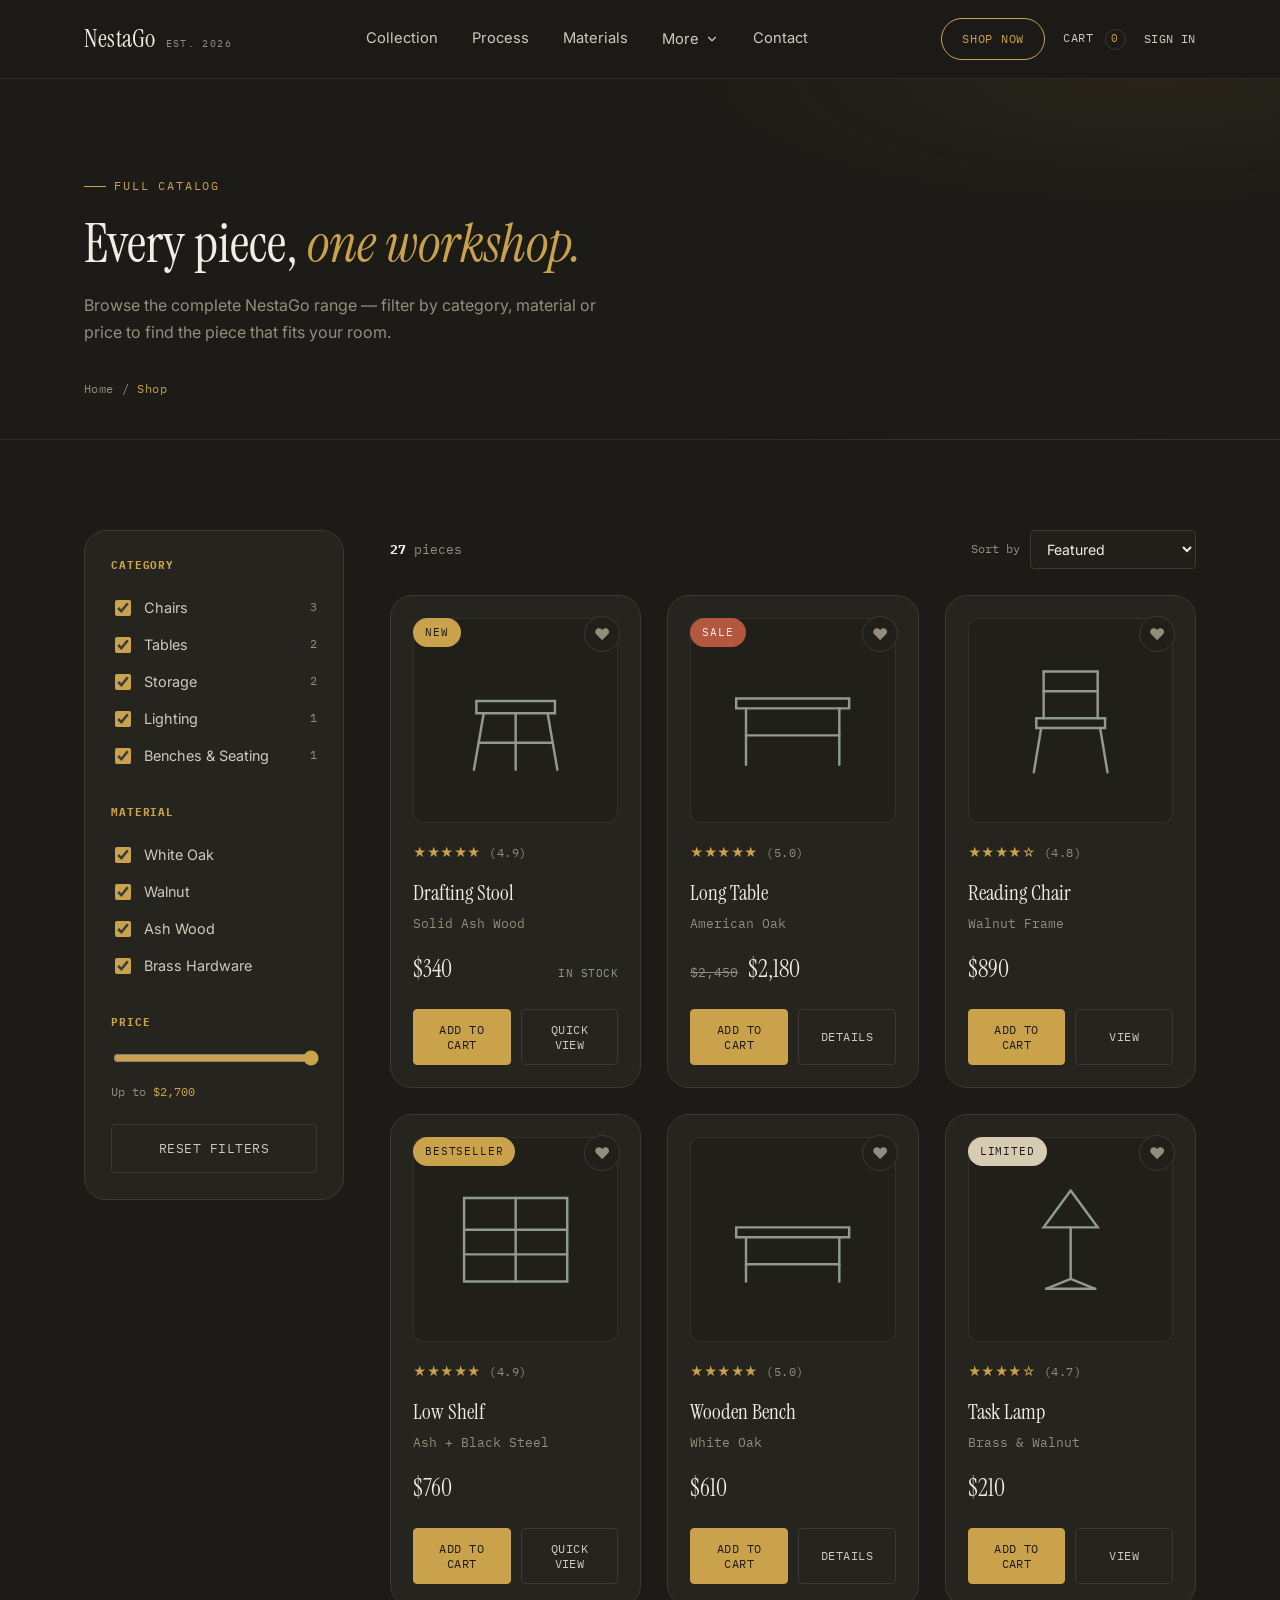
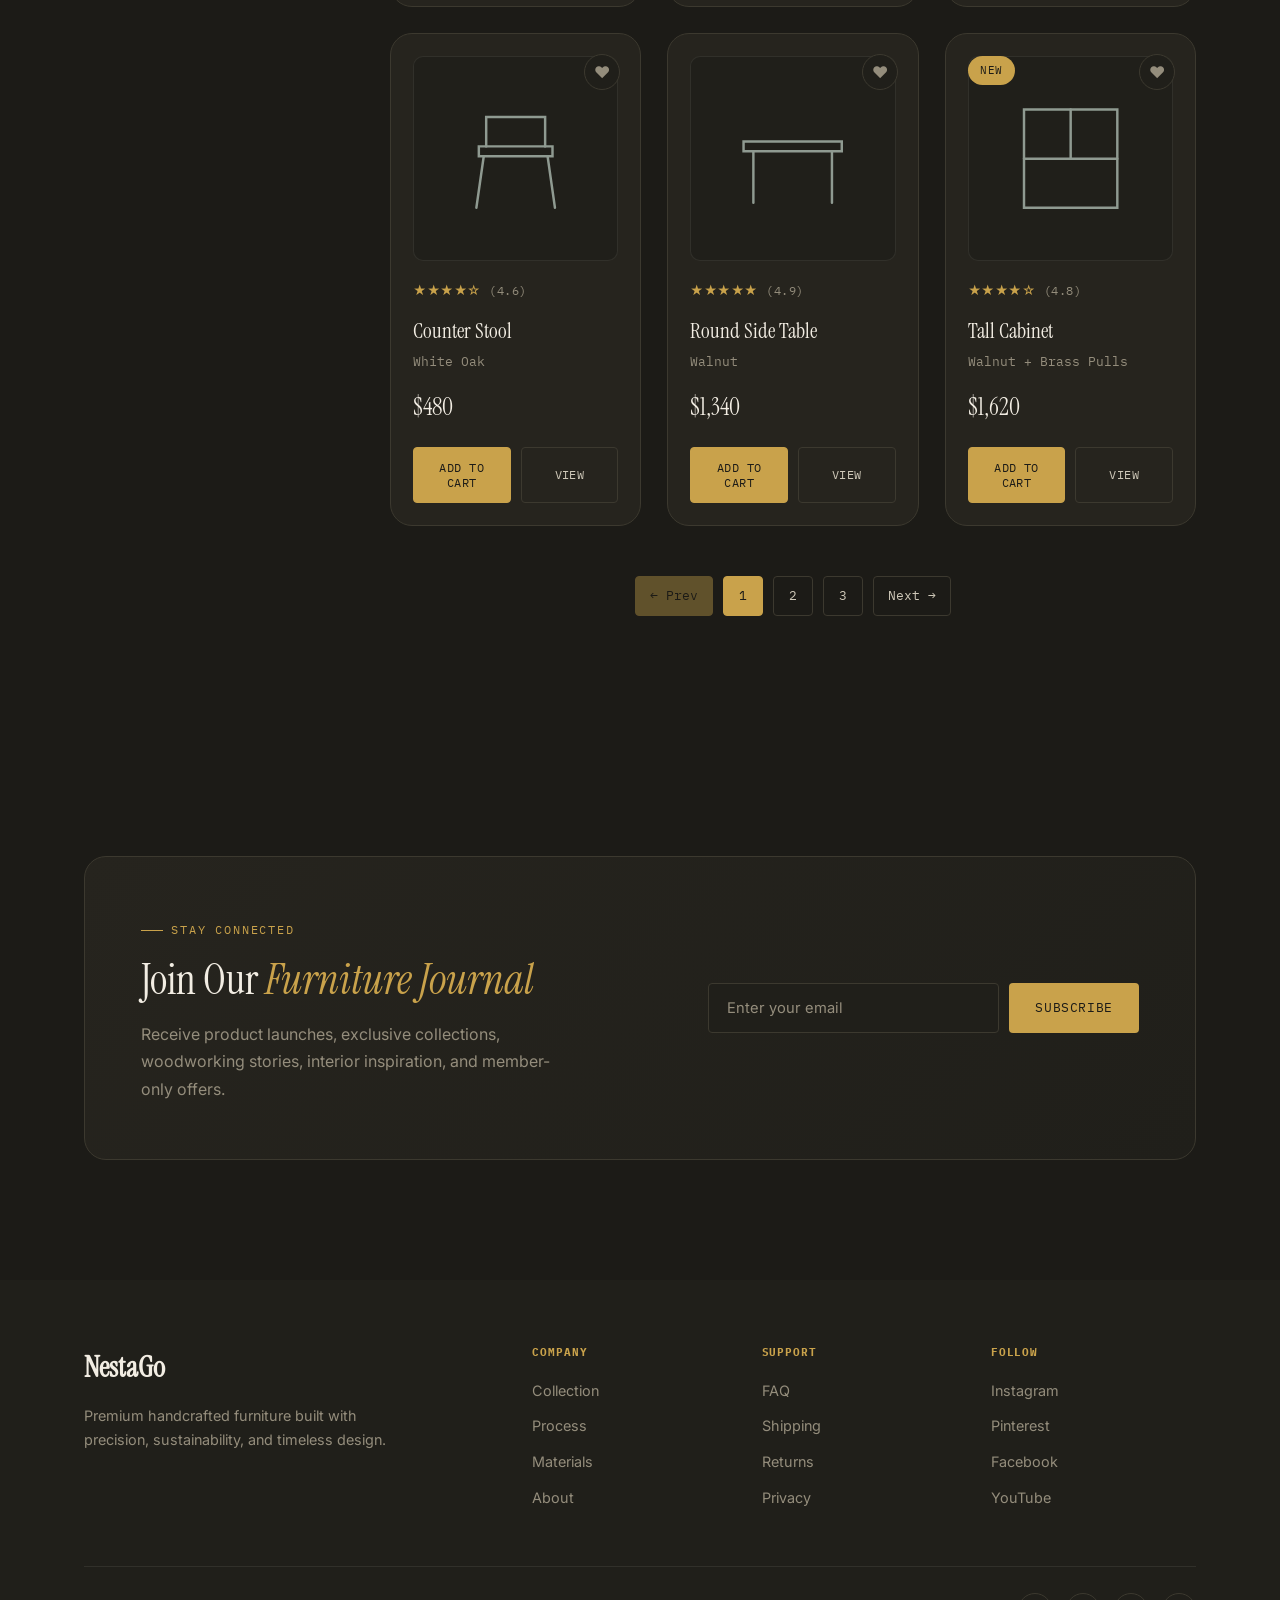
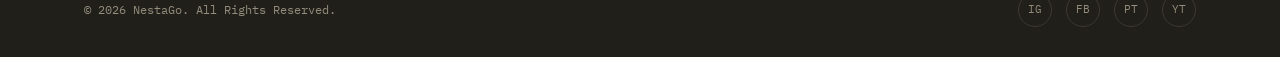
<file: shop.html>
<!DOCTYPE html>
<html lang="en">

<head>
    <meta charset="UTF-8">
    <meta http-equiv="X-UA-Compatible" content="IE=edge">
    <meta name="viewport" content="width=device-width, initial-scale=1.0">

    <title>Shop — NestaGo | Premium Handcrafted Furniture</title>

    <meta name="description"
          content="Browse the full NestaGo catalog — handcrafted chairs, tables, benches and lighting in solid oak, walnut and ash.">
    <meta name="keywords" content="Furniture, Wood Furniture, Shop, Modern Furniture, Premium Furniture">
    <meta name="author" content="NestaGo">
    <meta name="robots" content="index, follow">
    <meta name="theme-color" content="#1C1B17">

    <meta property="og:type" content="website">
    <meta property="og:title" content="Shop — NestaGo">
    <meta property="og:description" content="Browse the full NestaGo catalog of handcrafted furniture.">
    <meta property="og:image" content="images/preview.jpg">
    <meta name="twitter:card" content="summary_large_image">

    <link rel="icon" href="images/favicon.png" type="image/png">

    <link rel="preconnect" href="https://fonts.googleapis.com">
    <link rel="preconnect" href="https://fonts.gstatic.com" crossorigin>
    <link href="https://fonts.googleapis.com/css2?family=IBM+Plex+Mono:wght@400;500&family=Inter:wght@400;500;600;700&family=Instrument+Serif:ital@0;1&display=swap"
          rel="stylesheet">

    <link rel="stylesheet" href="style2.css">
    <link rel="stylesheet" href="account-cart.css">
</head>

<body>

    <a href="#main-content" class="skip-link">Skip to Main Content</a>

    <!-- ==========================================================
        HEADER
    =========================================================== -->
    <header class="site-header">

        <nav class="nav" aria-label="Primary Navigation">

            <a href="index.html#top" class="nav-logo">
                NestaGo
                <span>EST. 2026</span>
            </a>

            <ul class="nav-links" id="mobile-menu">

                <li><a href="index.html#collection">Collection</a></li>
                <li><a href="index.html#process">Process</a></li>
                <li><a href="index.html#materials">Materials</a></li>

                <li class="dropdown">
                    <button class="dropdown-toggle" type="button" aria-expanded="false" aria-haspopup="true">
                        More
                        <svg viewBox="0 0 24 24" aria-hidden="true" focusable="false">
                            <path d="M6 9l6 6 6-6" fill="none" stroke="currentColor" stroke-width="2"
                                  stroke-linecap="round" stroke-linejoin="round"/>
                        </svg>
                    </button>

                    <ul class="dropdown-menu">
                        <li><a href="shop.html" aria-current="page">Shop</a></li>
                        <li><a href="customize.html">Customize</a></li>
                        <li><a href="orders.html">Orders</a></li>
                    </ul>
                </li>

                <li><a href="index.html#visit">Contact</a></li>

            </ul>

            <div class="nav-actions">
                <a href="shop.html" class="nav-btn">Shop Now</a>
                <a href="cart.html" class="nav-account-link">Cart <span class="cart-count">0</span></a>
                <a href="login.html" class="nav-account-link">Sign In</a>

                <button class="nav-toggle" type="button" aria-label="Toggle Navigation"
                        aria-expanded="false" aria-controls="mobile-menu">
                    <span></span><span></span><span></span>
                </button>
            </div>

        </nav>

    </header>

    <main id="main-content">

        <!-- ==========================================================
            PAGE HERO
        =========================================================== -->
        <section class="page-hero">
            <div class="container">
                <div class="page-hero-inner reveal">
                    <span class="section-tag">Full Catalog</span>
                    <h1>
                        Every piece,
                        <span>one workshop.</span>
                    </h1>
                    <p>
                        Browse the complete NestaGo range — filter by category, material
                        or price to find the piece that fits your room.
                    </p>
                </div>
                <div class="breadcrumb reveal">
                    <a href="index.html#top">Home</a>
                    <span>/</span>
                    <span>Shop</span>
                </div>
            </div>
        </section>

        <!-- ==========================================================
            SHOP
        =========================================================== -->
        <section class="shop-section">
            <div class="container shop-layout">

                <!-- ============================
                    FILTER SIDEBAR
                ============================= -->
                <aside class="shop-filters reveal" aria-label="Filter products">

                    <div class="filter-group">
                        <h3>Category</h3>
                        <label class="filter-check">
                            <input type="checkbox" name="category" value="chairs" checked>
                            <span>Chairs</span>
                            <em>3</em>
                        </label>
                        <label class="filter-check">
                            <input type="checkbox" name="category" value="tables" checked>
                            <span>Tables</span>
                            <em>2</em>
                        </label>
                        <label class="filter-check">
                            <input type="checkbox" name="category" value="storage" checked>
                            <span>Storage</span>
                            <em>2</em>
                        </label>
                        <label class="filter-check">
                            <input type="checkbox" name="category" value="lighting" checked>
                            <span>Lighting</span>
                            <em>1</em>
                        </label>
                        <label class="filter-check">
                            <input type="checkbox" name="category" value="seating" checked>
                            <span>Benches &amp; Seating</span>
                            <em>1</em>
                        </label>
                    </div>

                    <div class="filter-group">
                        <h3>Material</h3>
                        <label class="filter-check">
                            <input type="checkbox" name="material" value="oak" checked>
                            <span>White Oak</span>
                        </label>
                        <label class="filter-check">
                            <input type="checkbox" name="material" value="walnut" checked>
                            <span>Walnut</span>
                        </label>
                        <label class="filter-check">
                            <input type="checkbox" name="material" value="ash" checked>
                            <span>Ash Wood</span>
                        </label>
                        <label class="filter-check">
                            <input type="checkbox" name="material" value="brass" checked>
                            <span>Brass Hardware</span>
                        </label>
                    </div>

                    <div class="filter-group">
                        <h3>Price</h3>
                        <input type="range" class="filter-range" id="priceRange"
                               min="150" max="2700" step="10" value="2700">
                        <div class="filter-range-value">
                            Up to <span id="priceRangeValue">$2,700</span>
                        </div>
                    </div>

                    <button type="button" class="btn btn-outline filter-reset" id="filterReset">
                        Reset Filters
                    </button>

                </aside>

                <!-- ============================
                    PRODUCT GRID
                ============================= -->
                <div class="shop-results">

                    <div class="shop-toolbar reveal">
                        <p><strong id="resultCount">27</strong> pieces</p>

                        <label class="sort-control">
                            Sort by
                            <select id="sortSelect">
                                <option value="featured">Featured</option>
                                <option value="price-asc">Price: Low to High</option>
                                <option value="price-desc">Price: High to Low</option>
                                <option value="rating">Highest Rated</option>
                            </select>
                        </label>
                    </div>

                    <div class="product-grid" id="shopGrid">

                        <!-- 01 -->
                        <article class="product-card reveal" data-category="seating" data-material="ash"
                                  data-price="340" data-rating="4.9">
                            <span class="product-badge">New</span>
                            <button class="wishlist-btn" aria-label="Add to Wishlist">♥</button>
                            <div class="product-image">
                                <svg viewBox="0 0 120 120">
                                    <path class="draw-path" d="M28 44H92V54H28Z"/>
                                    <path class="draw-path" d="M34 54L26 100"/>
                                    <path class="draw-path" d="M86 54L94 100"/>
                                    <path class="draw-path" d="M60 54V100"/>
                                    <path class="draw-path" d="M30 78H90"/>
                                </svg>
                            </div>
                            <div class="product-content">
                                <div class="rating">★★★★★ <span>(4.9)</span></div>
                                <h3>Drafting Stool</h3>
                                <p>Solid Ash Wood</p>
                                <div class="price-row">
                                    <span class="price">$340</span>
                                    <span class="stock">In Stock</span>
                                </div>
                                <div class="product-buttons">
                                    <button class="btn-primary">Add to Cart</button>
                                    <button class="btn-outline">Quick View</button>
                                </div>
                            </div>
                        </article>

                        <!-- 02 -->
                        <article class="product-card reveal" data-category="tables" data-material="oak"
                                  data-price="2180" data-rating="5.0">
                            <span class="product-badge sale">Sale</span>
                            <button class="wishlist-btn" aria-label="Add to Wishlist">♥</button>
                            <div class="product-image">
                                <svg viewBox="0 0 120 120">
                                    <path class="draw-path" d="M14 42H106V50H14Z"/>
                                    <path class="draw-path" d="M22 50V96"/>
                                    <path class="draw-path" d="M98 50V96"/>
                                    <path class="draw-path" d="M22 72H98"/>
                                </svg>
                            </div>
                            <div class="product-content">
                                <div class="rating">★★★★★ <span>(5.0)</span></div>
                                <h3>Long Table</h3>
                                <p>American Oak</p>
                                <div class="price-row">
                                    <span class="old-price">$2,450</span>
                                    <span class="price">$2,180</span>
                                </div>
                                <div class="product-buttons">
                                    <button class="btn-primary">Add to Cart</button>
                                    <button class="btn-outline">Details</button>
                                </div>
                            </div>
                        </article>

                        <!-- 03 -->
                        <article class="product-card reveal" data-category="chairs" data-material="walnut"
                                  data-price="890" data-rating="4.8">
                            <button class="wishlist-btn" aria-label="Add to Wishlist">♥</button>
                            <div class="product-image">
                                <svg viewBox="0 0 120 120">
                                    <path class="draw-path" d="M32 58H88V66H32Z"/>
                                    <path class="draw-path" d="M36 66L30 102"/>
                                    <path class="draw-path" d="M84 66L90 102"/>
                                    <path class="draw-path" d="M38 58V20"/>
                                    <path class="draw-path" d="M82 58V20"/>
                                    <path class="draw-path" d="M38 20H82"/>
                                    <path class="draw-path" d="M38 36H82"/>
                                </svg>
                            </div>
                            <div class="product-content">
                                <div class="rating">★★★★☆ <span>(4.8)</span></div>
                                <h3>Reading Chair</h3>
                                <p>Walnut Frame</p>
                                <div class="price-row"><span class="price">$890</span></div>
                                <div class="product-buttons">
                                    <button class="btn-primary">Add to Cart</button>
                                    <button class="btn-outline">View</button>
                                </div>
                            </div>
                        </article>

                        <!-- 04 -->
                        <article class="product-card reveal" data-category="storage" data-material="ash"
                                  data-price="760" data-rating="4.9">
                            <span class="product-badge">Bestseller</span>
                            <button class="wishlist-btn" aria-label="Add to Wishlist">♥</button>
                            <div class="product-image">
                                <svg viewBox="0 0 120 120">
                                    <path class="draw-path" d="M18 26H102V94H18Z"/>
                                    <path class="draw-path" d="M18 52H102"/>
                                    <path class="draw-path" d="M18 72H102"/>
                                    <path class="draw-path" d="M60 26V94"/>
                                </svg>
                            </div>
                            <div class="product-content">
                                <div class="rating">★★★★★ <span>(4.9)</span></div>
                                <h3>Low Shelf</h3>
                                <p>Ash + Black Steel</p>
                                <div class="price-row"><span class="price">$760</span></div>
                                <div class="product-buttons">
                                    <button class="btn-primary">Add to Cart</button>
                                    <button class="btn-outline">Quick View</button>
                                </div>
                            </div>
                        </article>

                        <!-- 05 -->
                        <article class="product-card reveal" data-category="seating" data-material="oak"
                                  data-price="610" data-rating="5.0">
                            <button class="wishlist-btn" aria-label="Add to Wishlist">♥</button>
                            <div class="product-image">
                                <svg viewBox="0 0 120 120">
                                    <path class="draw-path" d="M14 50H106V58H14Z"/>
                                    <path class="draw-path" d="M22 58V94"/>
                                    <path class="draw-path" d="M98 58V94"/>
                                    <path class="draw-path" d="M22 80H98"/>
                                </svg>
                            </div>
                            <div class="product-content">
                                <div class="rating">★★★★★ <span>(5.0)</span></div>
                                <h3>Wooden Bench</h3>
                                <p>White Oak</p>
                                <div class="price-row"><span class="price">$610</span></div>
                                <div class="product-buttons">
                                    <button class="btn-primary">Add to Cart</button>
                                    <button class="btn-outline">Details</button>
                                </div>
                            </div>
                        </article>

                        <!-- 06 -->
                        <article class="product-card reveal" data-category="lighting" data-material="brass"
                                  data-price="210" data-rating="4.7">
                            <span class="product-badge new">Limited</span>
                            <button class="wishlist-btn" aria-label="Add to Wishlist">♥</button>
                            <div class="product-image">
                                <svg viewBox="0 0 120 120">
                                    <path class="draw-path" d="M60 20L38 50H82Z"/>
                                    <path class="draw-path" d="M60 50V92"/>
                                    <path class="draw-path" d="M40 100H80"/>
                                    <path class="draw-path" d="M60 92L40 100"/>
                                    <path class="draw-path" d="M60 92L80 100"/>
                                </svg>
                            </div>
                            <div class="product-content">
                                <div class="rating">★★★★☆ <span>(4.7)</span></div>
                                <h3>Task Lamp</h3>
                                <p>Brass &amp; Walnut</p>
                                <div class="price-row"><span class="price">$210</span></div>
                                <div class="product-buttons">
                                    <button class="btn-primary">Add to Cart</button>
                                    <button class="btn-outline">View</button>
                                </div>
                            </div>
                        </article>

                        <!-- 07 -->
                        <article class="product-card reveal" data-category="chairs" data-material="oak"
                                  data-price="480" data-rating="4.6">
                            <button class="wishlist-btn" aria-label="Add to Wishlist">♥</button>
                            <div class="product-image">
                                <svg viewBox="0 0 120 120">
                                    <path class="draw-path" d="M30 50H90V58H30Z"/>
                                    <path class="draw-path" d="M34 58L28 100"/>
                                    <path class="draw-path" d="M86 58L92 100"/>
                                    <path class="draw-path" d="M36 50V26H84V50"/>
                                </svg>
                            </div>
                            <div class="product-content">
                                <div class="rating">★★★★☆ <span>(4.6)</span></div>
                                <h3>Counter Stool</h3>
                                <p>White Oak</p>
                                <div class="price-row"><span class="price">$480</span></div>
                                <div class="product-buttons">
                                    <button class="btn-primary">Add to Cart</button>
                                    <button class="btn-outline">View</button>
                                </div>
                            </div>
                        </article>

                        <!-- 08 -->
                        <article class="product-card reveal" data-category="tables" data-material="walnut"
                                  data-price="1340" data-rating="4.9">
                            <button class="wishlist-btn" aria-label="Add to Wishlist">♥</button>
                            <div class="product-image">
                                <svg viewBox="0 0 120 120">
                                    <path class="draw-path" d="M20 46H100V54H20Z"/>
                                    <path class="draw-path" d="M28 54V96"/>
                                    <path class="draw-path" d="M92 54V96"/>
                                </svg>
                            </div>
                            <div class="product-content">
                                <div class="rating">★★★★★ <span>(4.9)</span></div>
                                <h3>Round Side Table</h3>
                                <p>Walnut</p>
                                <div class="price-row"><span class="price">$1,340</span></div>
                                <div class="product-buttons">
                                    <button class="btn-primary">Add to Cart</button>
                                    <button class="btn-outline">View</button>
                                </div>
                            </div>
                        </article>

                        <!-- 09 -->
                        <article class="product-card reveal" data-category="storage" data-material="walnut"
                                  data-price="1620" data-rating="4.8">
                            <span class="product-badge">New</span>
                            <button class="wishlist-btn" aria-label="Add to Wishlist">♥</button>
                            <div class="product-image">
                                <svg viewBox="0 0 120 120">
                                    <path class="draw-path" d="M22 20H98V100H22Z"/>
                                    <path class="draw-path" d="M22 60H98"/>
                                    <path class="draw-path" d="M60 20V60"/>
                                </svg>
                            </div>
                            <div class="product-content">
                                <div class="rating">★★★★☆ <span>(4.8)</span></div>
                                <h3>Tall Cabinet</h3>
                                <p>Walnut + Brass Pulls</p>
                                <div class="price-row"><span class="price">$1,620</span></div>
                                <div class="product-buttons">
                                    <button class="btn-primary">Add to Cart</button>
                                    <button class="btn-outline">View</button>
                                </div>
                            </div>
                        </article>

                        <!-- 10 -->
                        <article class="product-card reveal" data-category="chairs" data-material="oak"
                                  data-price="520" data-rating="4.7">
                            <button class="wishlist-btn" aria-label="Add to Wishlist">♥</button>
                            <div class="product-image">
                                <svg viewBox="0 0 120 120">
                                    <path class="draw-path" d="M32 58H88V66H32Z"/>
                                    <path class="draw-path" d="M36 66L30 102"/>
                                    <path class="draw-path" d="M84 66L90 102"/>
                                    <path class="draw-path" d="M38 58V20"/>
                                    <path class="draw-path" d="M82 58V20"/>
                                    <path class="draw-path" d="M38 20H82"/>
                                </svg>
                            </div>
                            <div class="product-content">
                                <div class="rating">★★★★☆ <span>(4.7)</span></div>
                                <h3>Windsor Chair</h3>
                                <p>White Oak</p>
                                <div class="price-row"><span class="price">$520</span></div>
                                <div class="product-buttons">
                                    <button class="btn-primary">Add to Cart</button>
                                    <button class="btn-outline">View</button>
                                </div>
                            </div>
                        </article>

                        <!-- 11 -->
                        <article class="product-card reveal" data-category="tables" data-material="walnut"
                                  data-price="980" data-rating="4.6">
                            <button class="wishlist-btn" aria-label="Add to Wishlist">♥</button>
                            <div class="product-image">
                                <svg viewBox="0 0 120 120">
                                    <path class="draw-path" d="M14 42H106V50H14Z"/>
                                    <path class="draw-path" d="M22 50V96"/>
                                    <path class="draw-path" d="M98 50V96"/>
                                </svg>
                            </div>
                            <div class="product-content">
                                <div class="rating">★★★★☆ <span>(4.6)</span></div>
                                <h3>Console Table</h3>
                                <p>Walnut</p>
                                <div class="price-row"><span class="price">$980</span></div>
                                <div class="product-buttons">
                                    <button class="btn-primary">Add to Cart</button>
                                    <button class="btn-outline">Details</button>
                                </div>
                            </div>
                        </article>

                        <!-- 12 -->
                        <article class="product-card reveal" data-category="storage" data-material="oak"
                                  data-price="890" data-rating="4.9">
                            <span class="product-badge">New</span>
                            <button class="wishlist-btn" aria-label="Add to Wishlist">♥</button>
                            <div class="product-image">
                                <svg viewBox="0 0 120 120">
                                    <path class="draw-path" d="M18 26H102V94H18Z"/>
                                    <path class="draw-path" d="M18 52H102"/>
                                    <path class="draw-path" d="M18 72H102"/>
                                </svg>
                            </div>
                            <div class="product-content">
                                <div class="rating">★★★★★ <span>(4.9)</span></div>
                                <h3>Bookshelf</h3>
                                <p>White Oak</p>
                                <div class="price-row"><span class="price">$890</span></div>
                                <div class="product-buttons">
                                    <button class="btn-primary">Add to Cart</button>
                                    <button class="btn-outline">Quick View</button>
                                </div>
                            </div>
                        </article>

                        <!-- 13 -->
                        <article class="product-card reveal" data-category="lighting" data-material="brass"
                                  data-price="340" data-rating="4.8">
                            <button class="wishlist-btn" aria-label="Add to Wishlist">♥</button>
                            <div class="product-image">
                                <svg viewBox="0 0 120 120">
                                    <path class="draw-path" d="M60 20L38 50H82Z"/>
                                    <path class="draw-path" d="M60 50V92"/>
                                    <path class="draw-path" d="M40 100H80"/>
                                </svg>
                            </div>
                            <div class="product-content">
                                <div class="rating">★★★★☆ <span>(4.8)</span></div>
                                <h3>Floor Lamp</h3>
                                <p>Solid Brass</p>
                                <div class="price-row"><span class="price">$340</span></div>
                                <div class="product-buttons">
                                    <button class="btn-primary">Add to Cart</button>
                                    <button class="btn-outline">View</button>
                                </div>
                            </div>
                        </article>

                        <!-- 14 -->
                        <article class="product-card reveal" data-category="seating" data-material="ash"
                                  data-price="720" data-rating="4.5">
                            <button class="wishlist-btn" aria-label="Add to Wishlist">♥</button>
                            <div class="product-image">
                                <svg viewBox="0 0 120 120">
                                    <path class="draw-path" d="M14 50H106V58H14Z"/>
                                    <path class="draw-path" d="M22 58V94"/>
                                    <path class="draw-path" d="M98 58V94"/>
                                    <path class="draw-path" d="M22 80H98"/>
                                </svg>
                            </div>
                            <div class="product-content">
                                <div class="rating">★★★★☆ <span>(4.5)</span></div>
                                <h3>Bench Set</h3>
                                <p>Ash Wood</p>
                                <div class="price-row"><span class="price">$720</span></div>
                                <div class="product-buttons">
                                    <button class="btn-primary">Add to Cart</button>
                                    <button class="btn-outline">Details</button>
                                </div>
                            </div>
                        </article>

                        <!-- 15 -->
                        <article class="product-card reveal" data-category="chairs" data-material="walnut"
                                  data-price="1080" data-rating="4.9">
                            <span class="product-badge">Bestseller</span>
                            <button class="wishlist-btn" aria-label="Add to Wishlist">♥</button>
                            <div class="product-image">
                                <svg viewBox="0 0 120 120">
                                    <path class="draw-path" d="M32 58H88V66H32Z"/>
                                    <path class="draw-path" d="M36 66L30 102"/>
                                    <path class="draw-path" d="M84 66L90 102"/>
                                    <path class="draw-path" d="M38 58V20"/>
                                    <path class="draw-path" d="M82 58V20"/>
                                    <path class="draw-path" d="M38 20H82"/>
                                    <path class="draw-path" d="M38 36H82"/>
                                </svg>
                            </div>
                            <div class="product-content">
                                <div class="rating">★★★★★ <span>(4.9)</span></div>
                                <h3>Lounge Chair</h3>
                                <p>Walnut Frame</p>
                                <div class="price-row"><span class="price">$1,080</span></div>
                                <div class="product-buttons">
                                    <button class="btn-primary">Add to Cart</button>
                                    <button class="btn-outline">View</button>
                                </div>
                            </div>
                        </article>

                        <!-- 16 -->
                        <article class="product-card reveal" data-category="tables" data-material="oak"
                                  data-price="2650" data-rating="5.0">
                            <button class="wishlist-btn" aria-label="Add to Wishlist">♥</button>
                            <div class="product-image">
                                <svg viewBox="0 0 120 120">
                                    <path class="draw-path" d="M14 42H106V50H14Z"/>
                                    <path class="draw-path" d="M22 50V96"/>
                                    <path class="draw-path" d="M98 50V96"/>
                                    <path class="draw-path" d="M22 72H98"/>
                                </svg>
                            </div>
                            <div class="product-content">
                                <div class="rating">★★★★★ <span>(5.0)</span></div>
                                <h3>Dining Table</h3>
                                <p>American Oak</p>
                                <div class="price-row"><span class="price">$2,650</span></div>
                                <div class="product-buttons">
                                    <button class="btn-primary">Add to Cart</button>
                                    <button class="btn-outline">Details</button>
                                </div>
                            </div>
                        </article>

                        <!-- 17 -->
                        <article class="product-card reveal" data-category="storage" data-material="ash"
                                  data-price="1290" data-rating="4.7">
                            <button class="wishlist-btn" aria-label="Add to Wishlist">♥</button>
                            <div class="product-image">
                                <svg viewBox="0 0 120 120">
                                    <path class="draw-path" d="M18 26H102V94H18Z"/>
                                    <path class="draw-path" d="M18 52H102"/>
                                    <path class="draw-path" d="M60 26V94"/>
                                </svg>
                            </div>
                            <div class="product-content">
                                <div class="rating">★★★★☆ <span>(4.7)</span></div>
                                <h3>Sideboard</h3>
                                <p>Ash Wood</p>
                                <div class="price-row"><span class="price">$1,290</span></div>
                                <div class="product-buttons">
                                    <button class="btn-primary">Add to Cart</button>
                                    <button class="btn-outline">Quick View</button>
                                </div>
                            </div>
                        </article>

                        <!-- 18 -->
                        <article class="product-card reveal" data-category="lighting" data-material="oak"
                                  data-price="260" data-rating="4.6">
                            <button class="wishlist-btn" aria-label="Add to Wishlist">♥</button>
                            <div class="product-image">
                                <svg viewBox="0 0 120 120">
                                    <path class="draw-path" d="M60 20L38 50H82Z"/>
                                    <path class="draw-path" d="M60 50V92"/>
                                </svg>
                            </div>
                            <div class="product-content">
                                <div class="rating">★★★★☆ <span>(4.6)</span></div>
                                <h3>Pendant Light</h3>
                                <p>White Oak Canopy</p>
                                <div class="price-row"><span class="price">$260</span></div>
                                <div class="product-buttons">
                                    <button class="btn-primary">Add to Cart</button>
                                    <button class="btn-outline">View</button>
                                </div>
                            </div>
                        </article>

                        <!-- 19 -->
                        <article class="product-card reveal" data-category="seating" data-material="walnut"
                                  data-price="480" data-rating="4.8">
                            <button class="wishlist-btn" aria-label="Add to Wishlist">♥</button>
                            <div class="product-image">
                                <svg viewBox="0 0 120 120">
                                    <path class="draw-path" d="M22 60H98V90H22Z"/>
                                    <path class="draw-path" d="M22 60L34 44H86L98 60"/>
                                </svg>
                            </div>
                            <div class="product-content">
                                <div class="rating">★★★★☆ <span>(4.8)</span></div>
                                <h3>Ottoman</h3>
                                <p>Walnut Base</p>
                                <div class="price-row"><span class="price">$480</span></div>
                                <div class="product-buttons">
                                    <button class="btn-primary">Add to Cart</button>
                                    <button class="btn-outline">Details</button>
                                </div>
                            </div>
                        </article>

                        <!-- 20 -->
                        <article class="product-card reveal" data-category="chairs" data-material="ash"
                                  data-price="310" data-rating="4.5">
                            <span class="product-badge sale">Sale</span>
                            <button class="wishlist-btn" aria-label="Add to Wishlist">♥</button>
                            <div class="product-image">
                                <svg viewBox="0 0 120 120">
                                    <path class="draw-path" d="M30 50H90V58H30Z"/>
                                    <path class="draw-path" d="M34 58L28 100"/>
                                    <path class="draw-path" d="M86 58L92 100"/>
                                    <path class="draw-path" d="M36 50V26H84V50"/>
                                </svg>
                            </div>
                            <div class="product-content">
                                <div class="rating">★★★★☆ <span>(4.5)</span></div>
                                <h3>Kitchen Chair</h3>
                                <p>Ash Wood</p>
                                <div class="price-row">
                                    <span class="old-price">$360</span>
                                    <span class="price">$310</span>
                                </div>
                                <div class="product-buttons">
                                    <button class="btn-primary">Add to Cart</button>
                                    <button class="btn-outline">View</button>
                                </div>
                            </div>
                        </article>

                        <!-- 21 -->
                        <article class="product-card reveal" data-category="tables" data-material="brass"
                                  data-price="640" data-rating="4.7">
                            <button class="wishlist-btn" aria-label="Add to Wishlist">♥</button>
                            <div class="product-image">
                                <svg viewBox="0 0 120 120">
                                    <path class="draw-path" d="M20 46H100V54H20Z"/>
                                    <path class="draw-path" d="M28 54V96"/>
                                    <path class="draw-path" d="M92 54V96"/>
                                </svg>
                            </div>
                            <div class="product-content">
                                <div class="rating">★★★★☆ <span>(4.7)</span></div>
                                <h3>Brass Side Table</h3>
                                <p>Oak Top, Brass Legs</p>
                                <div class="price-row"><span class="price">$640</span></div>
                                <div class="product-buttons">
                                    <button class="btn-primary">Add to Cart</button>
                                    <button class="btn-outline">View</button>
                                </div>
                            </div>
                        </article>

                        <!-- 22 -->
                        <article class="product-card reveal" data-category="storage" data-material="walnut"
                                  data-price="1480" data-rating="4.8">
                            <span class="product-badge">New</span>
                            <button class="wishlist-btn" aria-label="Add to Wishlist">♥</button>
                            <div class="product-image">
                                <svg viewBox="0 0 120 120">
                                    <path class="draw-path" d="M18 26H102V94H18Z"/>
                                    <path class="draw-path" d="M18 60H102"/>
                                </svg>
                            </div>
                            <div class="product-content">
                                <div class="rating">★★★★☆ <span>(4.8)</span></div>
                                <h3>Media Console</h3>
                                <p>Walnut</p>
                                <div class="price-row"><span class="price">$1,480</span></div>
                                <div class="product-buttons">
                                    <button class="btn-primary">Add to Cart</button>
                                    <button class="btn-outline">Quick View</button>
                                </div>
                            </div>
                        </article>

                        <!-- 23 -->
                        <article class="product-card reveal" data-category="lighting" data-material="walnut"
                                  data-price="195" data-rating="4.4">
                            <button class="wishlist-btn" aria-label="Add to Wishlist">♥</button>
                            <div class="product-image">
                                <svg viewBox="0 0 120 120">
                                    <path class="draw-path" d="M60 30L44 54H76Z"/>
                                    <path class="draw-path" d="M60 54V92"/>
                                    <path class="draw-path" d="M46 100H74"/>
                                </svg>
                            </div>
                            <div class="product-content">
                                <div class="rating">★★★★☆ <span>(4.4)</span></div>
                                <h3>Table Lamp</h3>
                                <p>Walnut Base</p>
                                <div class="price-row"><span class="price">$195</span></div>
                                <div class="product-buttons">
                                    <button class="btn-primary">Add to Cart</button>
                                    <button class="btn-outline">View</button>
                                </div>
                            </div>
                        </article>

                        <!-- 24 -->
                        <article class="product-card reveal" data-category="seating" data-material="oak"
                                  data-price="1620" data-rating="4.9">
                            <button class="wishlist-btn" aria-label="Add to Wishlist">♥</button>
                            <div class="product-image">
                                <svg viewBox="0 0 120 120">
                                    <path class="draw-path" d="M14 56H106V64H14Z"/>
                                    <path class="draw-path" d="M20 64V92"/>
                                    <path class="draw-path" d="M100 64V92"/>
                                    <path class="draw-path" d="M14 56L24 40H96L106 56"/>
                                </svg>
                            </div>
                            <div class="product-content">
                                <div class="rating">★★★★★ <span>(4.9)</span></div>
                                <h3>Daybed</h3>
                                <p>White Oak</p>
                                <div class="price-row"><span class="price">$1,620</span></div>
                                <div class="product-buttons">
                                    <button class="btn-primary">Add to Cart</button>
                                    <button class="btn-outline">Details</button>
                                </div>
                            </div>
                        </article>

                        <!-- 25 -->
                        <article class="product-card reveal" data-category="chairs" data-material="brass"
                                  data-price="380" data-rating="4.6">
                            <button class="wishlist-btn" aria-label="Add to Wishlist">♥</button>
                            <div class="product-image">
                                <svg viewBox="0 0 120 120">
                                    <path class="draw-path" d="M28 44H92V54H28Z"/>
                                    <path class="draw-path" d="M34 54L26 100"/>
                                    <path class="draw-path" d="M86 54L94 100"/>
                                    <path class="draw-path" d="M30 78H90"/>
                                </svg>
                            </div>
                            <div class="product-content">
                                <div class="rating">★★★★☆ <span>(4.6)</span></div>
                                <h3>Bar Stool</h3>
                                <p>Oak, Brass Footrest</p>
                                <div class="price-row"><span class="price">$380</span></div>
                                <div class="product-buttons">
                                    <button class="btn-primary">Add to Cart</button>
                                    <button class="btn-outline">View</button>
                                </div>
                            </div>
                        </article>

                        <!-- 26 -->
                        <article class="product-card reveal" data-category="tables" data-material="ash"
                                  data-price="540" data-rating="4.7">
                            <span class="product-badge sale">Sale</span>
                            <button class="wishlist-btn" aria-label="Add to Wishlist">♥</button>
                            <div class="product-image">
                                <svg viewBox="0 0 120 120">
                                    <path class="draw-path" d="M20 50H60V58H20Z"/>
                                    <path class="draw-path" d="M28 58V94"/>
                                    <path class="draw-path" d="M52 58V94"/>
                                    <path class="draw-path" d="M40 42H80V50H40Z"/>
                                    <path class="draw-path" d="M48 50V86"/>
                                    <path class="draw-path" d="M72 50V86"/>
                                </svg>
                            </div>
                            <div class="product-content">
                                <div class="rating">★★★★☆ <span>(4.7)</span></div>
                                <h3>Nesting Tables</h3>
                                <p>Ash Wood, Set of 2</p>
                                <div class="price-row">
                                    <span class="old-price">$610</span>
                                    <span class="price">$540</span>
                                </div>
                                <div class="product-buttons">
                                    <button class="btn-primary">Add to Cart</button>
                                    <button class="btn-outline">Details</button>
                                </div>
                            </div>
                        </article>

                        <!-- 27 -->
                        <article class="product-card reveal" data-category="storage" data-material="brass"
                                  data-price="1750" data-rating="4.9">
                            <span class="product-badge new">Limited</span>
                            <button class="wishlist-btn" aria-label="Add to Wishlist">♥</button>
                            <div class="product-image">
                                <svg viewBox="0 0 120 120">
                                    <path class="draw-path" d="M18 26H102V94H18Z"/>
                                    <path class="draw-path" d="M18 52H102"/>
                                    <path class="draw-path" d="M60 52V94"/>
                                </svg>
                            </div>
                            <div class="product-content">
                                <div class="rating">★★★★★ <span>(4.9)</span></div>
                                <h3>Drinks Cabinet</h3>
                                <p>Oak, Brass Hardware</p>
                                <div class="price-row"><span class="price">$1,750</span></div>
                                <div class="product-buttons">
                                    <button class="btn-primary">Add to Cart</button>
                                    <button class="btn-outline">Quick View</button>
                                </div>
                            </div>
                        </article>

                    </div>

                    <p class="shop-empty" id="shopEmpty" hidden>
                        No pieces match those filters — try widening your price range or
                        selecting another material.
                    </p>

                    <nav class="pagination reveal" aria-label="Product pages" id="pagination"></nav>

                </div>

            </div>
        </section>

        <!-- ==========================================================
            NEWSLETTER (shared)
        =========================================================== -->
        <section class="newsletter" id="visit">
            <div class="container">
                <div class="newsletter-wrapper reveal">
                    <div class="newsletter-content">
                        <span class="section-tag">Stay Connected</span>
                        <h2>Join Our <span>Furniture Journal</span></h2>
                        <p>Receive product launches, exclusive collections, woodworking stories,
                           interior inspiration, and member-only offers.</p>
                    </div>
                    <form class="newsletter-form">
                        <input type="email" placeholder="Enter your email" required>
                        <button type="submit">Subscribe</button>
                    </form>
                </div>
            </div>
        </section>

    </main>

    <!-- ==========================================================
        FOOTER
    =========================================================== -->
    <footer class="footer">
        <div class="container">
            <div class="footer-top">
                <div class="footer-brand">
                    <h2>NestaGo</h2>
                    <p>Premium handcrafted furniture built with precision, sustainability, and timeless design.</p>
                </div>
                <div class="footer-links">
                    <div>
                        <h4>Company</h4>
                        <ul>
                            <li><a href="index.html#collection">Collection</a></li>
                            <li><a href="index.html#process">Process</a></li>
                            <li><a href="index.html#materials">Materials</a></li>
                            <li><a href="#">About</a></li>
                        </ul>
                    </div>
                    <div>
                        <h4>Support</h4>
                        <ul>
                            <li><a href="#">FAQ</a></li>
                            <li><a href="#">Shipping</a></li>
                            <li><a href="#">Returns</a></li>
                            <li><a href="#">Privacy</a></li>
                        </ul>
                    </div>
                    <div>
                        <h4>Follow</h4>
                        <ul>
                            <li><a href="#">Instagram</a></li>
                            <li><a href="#">Pinterest</a></li>
                            <li><a href="#">Facebook</a></li>
                            <li><a href="#">YouTube</a></li>
                        </ul>
                    </div>
                </div>
            </div>

            <div class="footer-bottom">
                <p>© 2026 NestaGo. All Rights Reserved.</p>
                <div class="footer-social">
                    <a href="#" aria-label="Instagram">IG</a>
                    <a href="#" aria-label="Facebook">FB</a>
                    <a href="#" aria-label="Pinterest">PT</a>
                    <a href="#" aria-label="YouTube">YT</a>
                </div>
            </div>
        </div>
    </footer>

    <button class="back-to-top" aria-label="Back to top">↑</button>

    <script src="storage.js"></script>
    <script src="app.js"></script>
</body>
</html>
</file>
<file: style2.css>
/* ==========================================================
   NESTAGO — STYLE SHEET
   Design language: workshop blueprint. Every section reads like
   a page out of a joinery notebook — dark drafting-table ground,
   brass/graphite line work, serif for voice, mono for measurements.
========================================================== */

/* ----------------------------------------------------------
   1. TOKENS
---------------------------------------------------------- */
:root{

  /* Surfaces */
  --bg:            #1c1b17;
  --bg-alt:        #201f1a;
  --surface:       #26241e;
  --surface-2:     #2d2b23;
  --line:          #3c392f;
  --line-soft:     rgba(242, 237, 227, 0.08);

  /* Text */
  --ink:           #f2ede3;
  --ink-dim:       #cfc9b9;
  --ink-mute:      #948d7c;

  /* Accent — brass / pencil-graphite */
  --brass:         #c9a24b;
  --brass-dim:     #9c7d3c;
  --brass-soft:    rgba(201, 162, 75, 0.14);
  --graphite:      #8f9a91;

  /* Materials (mirrors the material cards in HTML) */
  --oak:           #be9b67;
  --walnut:        #5a3e2c;
  --ash:           #d7ccb2;
  --sale:          #b4573f;

  /* Type */
  --font-display:  'Instrument Serif', Georgia, serif;
  --font-body:     'Inter', -apple-system, BlinkMacSystemFont, sans-serif;
  --font-mono:     'IBM Plex Mono', 'Courier New', monospace;

  /* Layout */
  --container:     1240px;
  --gutter:        clamp(20px, 5vw, 64px);
  --radius-sm:     4px;
  --radius-md:     10px;
  --radius-lg:     22px;

  /* Motion */
  --ease:          cubic-bezier(.16,.84,.44,1);
  --dur:           .7s;
}

/* ----------------------------------------------------------
   2. RESET
---------------------------------------------------------- */
*, *::before, *::after{ box-sizing: border-box; }

html{
  scroll-behavior: smooth;
  -webkit-text-size-adjust: 100%;
}

body{
  margin: 0;
  background: var(--bg);
  color: var(--ink);
  font-family: var(--font-body);
  font-size: 16px;
  line-height: 1.6;
  -webkit-font-smoothing: antialiased;
  overflow-x: hidden;
}

img, svg{ display: block; max-width: 100%; }

a{ color: inherit; text-decoration: none; }

ul{ list-style: none; margin: 0; padding: 0; }

button{
  font-family: inherit;
  cursor: pointer;
  background: none;
  border: none;
  color: inherit;
}

input{ font-family: inherit; }

h1,h2,h3,h4,blockquote,p{ margin: 0; }

.container{
  max-width: var(--container);
  margin-inline: auto;
  padding-inline: var(--gutter);
}

@media (prefers-reduced-motion: reduce){
  *, *::before, *::after{
    animation-duration: .001ms !important;
    animation-iteration-count: 1 !important;
    transition-duration: .001ms !important;
    scroll-behavior: auto !important;
  }
}

::selection{ background: var(--brass); color: #1c1b17; }

/* Focus visibility */
a:focus-visible,
button:focus-visible,
input:focus-visible{
  outline: 2px solid var(--brass);
  outline-offset: 3px;
  border-radius: var(--radius-sm);
}

/* Skip link */
.skip-link{
  position: absolute;
  left: 12px;
  top: -60px;
  background: var(--brass);
  color: #1c1b17;
  padding: 10px 18px;
  border-radius: var(--radius-sm);
  font-family: var(--font-mono);
  font-size: .8rem;
  z-index: 999;
  transition: top .25s var(--ease);
}
.skip-link:focus{ top: 12px; }

/* ----------------------------------------------------------
   3. TYPE HELPERS
---------------------------------------------------------- */
.section-tag{
  display: inline-flex;
  align-items: center;
  gap: 8px;
  font-family: var(--font-mono);
  font-size: .72rem;
  letter-spacing: .16em;
  text-transform: uppercase;
  color: var(--brass);
  margin-bottom: 18px;
}
.section-tag::before{
  content: '';
  width: 22px;
  height: 1px;
  background: var(--brass);
}

.section-header{
  max-width: 640px;
  margin-bottom: 56px;
}
.section-header h2{
  font-family: var(--font-display);
  font-weight: 400;
  font-size: clamp(2.1rem, 4.2vw, 3.1rem);
  line-height: 1.12;
  color: var(--ink);
}
.section-header h2 span{
  font-style: italic;
  color: var(--brass);
}
.section-header p{
  margin-top: 18px;
  color: var(--ink-mute);
  font-size: 1rem;
  max-width: 46ch;
}

/* ----------------------------------------------------------
   4. HEADER / NAV
---------------------------------------------------------- */
.site-header{
  position: sticky;
  top: 0;
  z-index: 500;
  background: rgba(28, 27, 23, 0.86);
  backdrop-filter: blur(14px);
  -webkit-backdrop-filter: blur(14px);
  border-bottom: 1px solid var(--line-soft);
}

.nav{
  max-width: var(--container);
  margin-inline: auto;
  padding: 18px var(--gutter);
  display: flex;
  align-items: center;
  justify-content: space-between;
  gap: 24px;
}

.nav-logo{
  font-family: var(--font-display);
  font-size: 1.55rem;
  letter-spacing: .01em;
  display: inline-flex;
  align-items: baseline;
  gap: 10px;
}
.nav-logo span{
  font-family: var(--font-mono);
  font-size: .6rem;
  letter-spacing: .14em;
  color: var(--ink-mute);
  font-style: normal;
}

.nav-links{
  display: flex;
  align-items: center;
  gap: 34px;
  font-size: .92rem;
}

.nav-links > li > a{
  position: relative;
  padding: 6px 0;
  color: var(--ink-dim);
  transition: color .25s var(--ease);
}
.nav-links > li > a::after{
  content: '';
  position: absolute;
  left: 0; bottom: 0;
  width: 0;
  height: 1px;
  background: var(--brass);
  transition: width .3s var(--ease);
}
.nav-links > li > a:hover{ color: var(--ink); }
.nav-links > li > a:hover::after{ width: 100%; }

/* Dropdown */
.dropdown{ position: relative; }

.dropdown-toggle{
  display: inline-flex;
  align-items: center;
  gap: 6px;
  color: var(--ink-dim);
  font-size: .92rem;
  padding: 6px 0;
}
.dropdown-toggle svg{
  width: 14px; height: 14px;
  transition: transform .25s var(--ease);
}
.dropdown:hover .dropdown-toggle,
.dropdown-toggle[aria-expanded="true"]{ color: var(--ink); }
.dropdown:hover .dropdown-toggle svg,
.dropdown-toggle[aria-expanded="true"] svg{ transform: rotate(180deg); }

.dropdown-menu{
  position: absolute;
  top: calc(100% + 14px);
  left: 50%;
  transform: translateX(-50%) translateY(6px);
  min-width: 168px;
  background: var(--surface);
  border: 1px solid var(--line);
  border-radius: var(--radius-md);
  padding: 8px;
  opacity: 0;
  visibility: hidden;
  transition: opacity .25s var(--ease), transform .25s var(--ease), visibility .25s;
  box-shadow: 0 20px 40px -12px rgba(0,0,0,.5);
}
.dropdown:hover .dropdown-menu,
.dropdown.open .dropdown-menu{
  opacity: 1;
  visibility: visible;
  transform: translateX(-50%) translateY(0);
}
.dropdown-menu li a{
  display: block;
  padding: 9px 12px;
  border-radius: var(--radius-sm);
  font-size: .88rem;
  color: var(--ink-dim);
}
.dropdown-menu li a:hover{
  background: var(--brass-soft);
  color: var(--brass);
}

.nav-actions{
  display: flex;
  align-items: center;
  gap: 18px;
}

.nav-btn{
  font-family: var(--font-mono);
  font-size: .78rem;
  letter-spacing: .06em;
  text-transform: uppercase;
  border: 1px solid var(--brass);
  color: var(--brass);
  padding: 10px 20px;
  border-radius: 999px;
  transition: background .25s var(--ease), color .25s var(--ease);
}
.nav-btn:hover{ background: var(--brass); color: #1c1b17; }

.nav-toggle{
  display: none;
  flex-direction: column;
  gap: 5px;
  width: 26px;
}
.nav-toggle span{
  height: 2px;
  width: 100%;
  background: var(--ink);
  transition: transform .3s var(--ease), opacity .3s var(--ease);
}
.nav-toggle[aria-expanded="true"] span:nth-child(1){ transform: translateY(7px) rotate(45deg); }
.nav-toggle[aria-expanded="true"] span:nth-child(2){ opacity: 0; }
.nav-toggle[aria-expanded="true"] span:nth-child(3){ transform: translateY(-7px) rotate(-45deg); }

/* ----------------------------------------------------------
   5. HERO
---------------------------------------------------------- */
.hero{
  position: relative;
  padding: clamp(60px, 10vw, 120px) 0 80px;
  background:
    radial-gradient(ellipse 60% 50% at 85% 0%, rgba(201,162,75,.08), transparent 60%),
    var(--bg);
}

.hero-container{
  max-width: var(--container);
  margin-inline: auto;
  padding-inline: var(--gutter);
  display: grid;
  grid-template-columns: 1.05fr .95fr;
  gap: clamp(32px, 6vw, 80px);
  align-items: center;
}

.hero-tag{
  display: inline-flex;
  align-items: center;
  gap: 8px;
  font-family: var(--font-mono);
  font-size: .72rem;
  letter-spacing: .16em;
  text-transform: uppercase;
  color: var(--brass);
  border: 1px solid var(--line);
  padding: 7px 14px;
  border-radius: 999px;
  margin-bottom: 26px;
}

.hero-content h1{
  font-family: var(--font-display);
  font-weight: 400;
  font-size: clamp(2.6rem, 6vw, 4.6rem);
  line-height: 1.04;
  color: var(--ink);
}
.hero-content h1 span{
  font-style: italic;
  color: var(--brass);
}

.hero-content p{
  margin-top: 24px;
  max-width: 46ch;
  color: var(--ink-mute);
  font-size: 1.05rem;
  line-height: 1.7;
}

.hero-buttons{
  display: flex;
  flex-wrap: wrap;
  gap: 16px;
  margin-top: 36px;
}

.btn{
  font-family: var(--font-mono);
  font-size: .82rem;
  letter-spacing: .04em;
  text-transform: uppercase;
  padding: 15px 28px;
  border-radius: var(--radius-sm);
  transition: background .25s var(--ease), color .25s var(--ease), border-color .25s var(--ease), transform .25s var(--ease);
  display: inline-block;
}
.btn-primary{
  background: var(--brass);
  color: #1c1b17;
  border: 1px solid var(--brass);
}
.btn-primary:hover{ background: transparent; color: var(--brass); transform: translateY(-2px); }

.btn-outline{
  border: 1px solid var(--line);
  color: var(--ink-dim);
}
.btn-outline:hover{ border-color: var(--brass); color: var(--brass); transform: translateY(-2px); }

.hero-stats{
  display: flex;
  gap: clamp(20px, 4vw, 46px);
  margin-top: 56px;
  padding-top: 32px;
  border-top: 1px solid var(--line-soft);
}
.stat-card h2{
  font-family: var(--font-display);
  font-size: 2.1rem;
  color: var(--ink);
}
.stat-card span{
  display: block;
  margin-top: 4px;
  font-family: var(--font-mono);
  font-size: .72rem;
  letter-spacing: .06em;
  text-transform: uppercase;
  color: var(--ink-mute);
}

/* Hero image / blueprint card */
.hero-image{ position: relative; }

.hero-card{
  position: relative;
  background: var(--surface);
  border: 1px solid var(--line);
  border-radius: var(--radius-lg);
  padding: 30px;
  overflow: hidden;
}
.hero-card::before{
  content: '';
  position: absolute;
  inset: 0;
  background-image:
    linear-gradient(var(--line-soft) 1px, transparent 1px),
    linear-gradient(90deg, var(--line-soft) 1px, transparent 1px);
  background-size: 28px 28px;
  opacity: .5;
  pointer-events: none;
}

.hero-card svg{
  width: 100%;
  height: auto;
  color: var(--brass);
  position: relative;
  z-index: 1;
}

.draw-path{
  fill: none;
  stroke-linecap: round;
  stroke-dasharray: 1400;
  stroke-dashoffset: 1400;
  animation: draw 2.4s var(--ease) forwards;
  animation-delay: .3s;
}

@keyframes draw{
  to{ stroke-dashoffset: 0; }
}

.dim-line{
  stroke: var(--graphite);
  stroke-width: 1;
  stroke-dasharray: 4 4;
  opacity: .55;
}

.dim{
  fill: var(--ink-mute);
  font-family: var(--font-mono);
  font-size: 11px;
  letter-spacing: .05em;
}

.floating-card{
  position: absolute;
  background: var(--bg-alt);
  border: 1px solid var(--line);
  border-radius: var(--radius-md);
  padding: 14px 18px;
  box-shadow: 0 20px 40px -14px rgba(0,0,0,.55);
  animation: float 5s ease-in-out infinite;
}
.floating-card strong{
  display: block;
  font-family: var(--font-display);
  font-size: 1.05rem;
  font-style: italic;
  color: var(--ink);
}
.floating-card small{
  font-family: var(--font-mono);
  font-size: .68rem;
  letter-spacing: .05em;
  text-transform: uppercase;
  color: var(--brass);
}
.card-one{ top: -6%; left: -8%; animation-delay: 0s; }
.card-two{ bottom: -6%; right: -6%; animation-delay: 1.4s; }

@keyframes float{
  0%, 100%{ transform: translateY(0); }
  50%{ transform: translateY(-10px); }
}

.scroll-indicator{
  display: flex;
  flex-direction: column;
  align-items: center;
  gap: 10px;
  margin: 70px auto 0;
  width: fit-content;
  font-family: var(--font-mono);
  font-size: .68rem;
  letter-spacing: .12em;
  text-transform: uppercase;
  color: var(--ink-mute);
}
.scroll-indicator span{
  width: 1px;
  height: 34px;
  background: linear-gradient(var(--brass), transparent);
  animation: scrollLine 1.8s ease-in-out infinite;
}
@keyframes scrollLine{
  0%{ opacity: 0; transform: scaleY(0); transform-origin: top; }
  40%{ opacity: 1; transform: scaleY(1); transform-origin: top; }
  100%{ opacity: 0; transform: scaleY(1); transform-origin: bottom; }
}

/* ----------------------------------------------------------
   6. REVEAL ON SCROLL (driven by app.js)
---------------------------------------------------------- */
.reveal{
  opacity: 0;
  transform: translateY(28px);
  transition: opacity .8s var(--ease), transform .8s var(--ease);
}
.reveal.is-visible{
  opacity: 1;
  transform: translateY(0);
}

/* ----------------------------------------------------------
   7. PHILOSOPHY
---------------------------------------------------------- */
.philosophy{ padding: clamp(70px, 10vw, 130px) 0; }

.philosophy-grid{
  display: grid;
  grid-template-columns: repeat(4, 1fr);
  gap: 1px;
  background: var(--line);
  border: 1px solid var(--line);
  border-radius: var(--radius-lg);
  overflow: hidden;
}

.philosophy-card{
  background: var(--bg);
  padding: 34px 28px;
  transition: background .3s var(--ease);
}
.philosophy-card:hover{ background: var(--surface); }

.card-number{
  font-family: var(--font-mono);
  font-size: .78rem;
  color: var(--brass);
  margin-bottom: 22px;
}

.philosophy-card h3{
  font-family: var(--font-display);
  font-size: 1.3rem;
  font-weight: 400;
  color: var(--ink);
  margin-bottom: 12px;
}

.philosophy-card p{
  color: var(--ink-mute);
  font-size: .92rem;
  line-height: 1.65;
}

.philosophy-quote{
  margin-top: 60px;
  text-align: center;
  padding-top: 50px;
  border-top: 1px solid var(--line-soft);
}
.philosophy-quote blockquote{
  font-family: var(--font-display);
  font-style: italic;
  font-size: clamp(1.5rem, 3vw, 2.1rem);
  color: var(--ink);
  max-width: 720px;
  margin-inline: auto;
  line-height: 1.4;
}
.philosophy-quote span{
  display: block;
  margin-top: 18px;
  font-family: var(--font-mono);
  font-size: .74rem;
  letter-spacing: .1em;
  text-transform: uppercase;
  color: var(--brass);
}

/* ----------------------------------------------------------
   8. COLLECTION / PRODUCT GRID
---------------------------------------------------------- */
.collection{ padding: clamp(40px, 8vw, 80px) 0; }

.product-grid{
  display: grid;
  grid-template-columns: repeat(3, 1fr);
  gap: 26px;
}

.product-card{
  position: relative;
  background: var(--surface);
  border: 1px solid var(--line);
  border-radius: var(--radius-lg);
  padding: 22px;
  transition: transform .35s var(--ease), border-color .35s var(--ease), box-shadow .35s var(--ease);
}
.product-card:hover{
  transform: translateY(-6px);
  border-color: var(--brass-dim);
  box-shadow: 0 26px 50px -20px rgba(0,0,0,.6);
}

.product-badge{
  position: absolute;
  top: 22px;
  left: 22px;
  z-index: 2;
  font-family: var(--font-mono);
  font-size: .66rem;
  letter-spacing: .08em;
  text-transform: uppercase;
  background: var(--brass);
  color: #1c1b17;
  padding: 6px 12px;
  border-radius: 999px;
}
.product-badge.sale{ background: var(--sale); color: var(--ink); }
.product-badge.new{ background: var(--ash); color: #1c1b17; }

.wishlist-btn{
  position: absolute;
  top: 20px;
  right: 20px;
  z-index: 2;
  width: 36px;
  height: 36px;
  border-radius: 50%;
  background: var(--bg-alt);
  border: 1px solid var(--line);
  color: var(--ink-mute);
  display: flex;
  align-items: center;
  justify-content: center;
  font-size: 1rem;
  transition: color .25s var(--ease), border-color .25s var(--ease), transform .2s var(--ease);
}
.wishlist-btn:hover{ color: var(--sale); border-color: var(--sale); transform: scale(1.08); }
.wishlist-btn.active{ color: var(--sale); }

.product-image{
  background: var(--bg-alt);
  border: 1px solid var(--line-soft);
  border-radius: var(--radius-md);
  padding: 28px;
  margin-bottom: 20px;
}
.product-image svg{
  width: 100%;
  height: auto;
  color: var(--graphite);
}
.product-image svg .draw-path{
  stroke: currentColor;
  stroke-width: 2;
  animation-duration: 1.6s;
}

.rating{
  font-size: .8rem;
  color: var(--brass);
  letter-spacing: .04em;
}
.rating span{
  color: var(--ink-mute);
  font-family: var(--font-mono);
  font-size: .72rem;
  margin-left: 4px;
}

.product-content h3{
  margin-top: 12px;
  font-family: var(--font-display);
  font-size: 1.3rem;
  font-weight: 400;
  color: var(--ink);
}
.product-content > p{
  margin-top: 4px;
  font-size: .84rem;
  color: var(--ink-mute);
  font-family: var(--font-mono);
}

.price-row{
  display: flex;
  align-items: baseline;
  gap: 10px;
  margin-top: 16px;
}
.price{
  font-family: var(--font-display);
  font-size: 1.5rem;
  color: var(--ink);
}
.old-price{
  font-family: var(--font-mono);
  font-size: .84rem;
  color: var(--ink-mute);
  text-decoration: line-through;
}
.stock{
  margin-left: auto;
  font-family: var(--font-mono);
  font-size: .68rem;
  letter-spacing: .05em;
  text-transform: uppercase;
  color: var(--graphite);
}

.product-buttons{
  display: flex;
  gap: 10px;
  margin-top: 20px;
}
.product-buttons button{
  flex: 1;
  font-family: var(--font-mono);
  font-size: .74rem;
  letter-spacing: .04em;
  text-transform: uppercase;
  padding: 12px 14px;
  border-radius: var(--radius-sm);
  transition: background .25s var(--ease), color .25s var(--ease), border-color .25s var(--ease);
}
.product-buttons .btn-primary{
  background: var(--brass);
  color: #1c1b17;
  border: 1px solid var(--brass);
}
.product-buttons .btn-primary:hover{ background: transparent; color: var(--brass); }
.product-buttons .btn-outline{
  background: transparent;
  border: 1px solid var(--line);
  color: var(--ink-dim);
}
.product-buttons .btn-outline:hover{ border-color: var(--brass); color: var(--brass); }

/* Stray product cards sitting outside .product-grid in the markup —
   wrap them into the same responsive grid rhythm. */
main > .product-card{
  max-width: var(--container);
  margin: 0 auto 26px;
  margin-inline: auto;
}

/* ----------------------------------------------------------
   9. PROCESS / TIMELINE
---------------------------------------------------------- */
.process-section{
  padding: clamp(70px, 10vw, 130px) 0;
  background: var(--bg-alt);
  border-top: 1px solid var(--line-soft);
  border-bottom: 1px solid var(--line-soft);
}

.timeline{
  position: relative;
  padding-left: 64px;
}
.timeline-line{
  position: absolute;
  left: 19px;
  top: 6px;
  bottom: 6px;
  width: 1px;
  background: linear-gradient(var(--line), transparent);
}

.timeline-item{
  position: relative;
  display: grid;
  grid-template-columns: auto 1fr;
  gap: 24px;
  margin-bottom: 46px;
}
.timeline-item:last-child{ margin-bottom: 0; }

.timeline-number{
  position: absolute;
  left: -64px;
  top: 0;
  width: 40px;
  height: 40px;
  border-radius: 50%;
  background: var(--bg-alt);
  border: 1px solid var(--brass);
  color: var(--brass);
  font-family: var(--font-mono);
  font-size: .8rem;
  display: flex;
  align-items: center;
  justify-content: center;
}

.timeline-content{
  background: var(--surface);
  border: 1px solid var(--line);
  border-radius: var(--radius-md);
  padding: 26px 30px;
}

.timeline-icon{ font-size: 1.6rem; margin-bottom: 12px; }

.timeline-content h3{
  font-family: var(--font-display);
  font-size: 1.4rem;
  font-weight: 400;
  color: var(--ink);
}
.timeline-content p{
  margin-top: 10px;
  color: var(--ink-mute);
  font-size: .94rem;
  max-width: 60ch;
  line-height: 1.7;
}
.timeline-note{
  display: inline-block;
  margin-top: 16px;
  font-family: var(--font-mono);
  font-size: .68rem;
  letter-spacing: .06em;
  text-transform: uppercase;
  color: var(--brass);
  border-top: 1px solid var(--line-soft);
  padding-top: 12px;
}

.process-summary{ margin-top: 60px; }
.summary-card{
  background: linear-gradient(135deg, var(--surface), var(--bg-alt));
  border: 1px solid var(--line);
  border-radius: var(--radius-lg);
  padding: clamp(30px, 5vw, 50px);
}
.summary-card h3{
  font-family: var(--font-display);
  font-size: 1.8rem;
  font-weight: 400;
  color: var(--ink);
}
.summary-card p{
  margin-top: 12px;
  max-width: 60ch;
  color: var(--ink-mute);
  line-height: 1.7;
}
.summary-stats{
  display: flex;
  gap: clamp(24px, 6vw, 60px);
  margin-top: 30px;
  padding-top: 26px;
  border-top: 1px solid var(--line-soft);
  flex-wrap: wrap;
}
.summary-item strong{
  display: block;
  font-family: var(--font-display);
  font-size: 1.9rem;
  color: var(--brass);
}
.summary-item span{
  font-family: var(--font-mono);
  font-size: .7rem;
  letter-spacing: .06em;
  text-transform: uppercase;
  color: var(--ink-mute);
}

/* ----------------------------------------------------------
   10. MATERIALS
---------------------------------------------------------- */
.materials-section{ padding: clamp(70px, 10vw, 130px) 0; }

.materials-grid{
  display: grid;
  grid-template-columns: repeat(4, 1fr);
  gap: 22px;
}

.material-card{
  background: var(--surface);
  border: 1px solid var(--line);
  border-radius: var(--radius-lg);
  overflow: hidden;
  transition: transform .3s var(--ease), border-color .3s var(--ease);
}
.material-card:hover{
  transform: translateY(-6px);
  border-color: var(--brass-dim);
}

.material-color{ height: 96px; }

.material-content{ padding: 22px; }

.material-code{
  font-family: var(--font-mono);
  font-size: .68rem;
  letter-spacing: .08em;
  color: var(--brass);
}

.material-content h3{
  margin-top: 8px;
  font-family: var(--font-display);
  font-size: 1.3rem;
  font-weight: 400;
  color: var(--ink);
}

.material-content > p{
  margin-top: 8px;
  font-size: .86rem;
  color: var(--ink-mute);
  line-height: 1.6;
}

.material-specs{
  margin-top: 16px;
  padding-top: 16px;
  border-top: 1px solid var(--line-soft);
  display: flex;
  flex-direction: column;
  gap: 6px;
}
.material-specs li{
  font-family: var(--font-mono);
  font-size: .74rem;
  color: var(--ink-dim);
  padding-left: 14px;
  position: relative;
}
.material-specs li::before{
  content: '—';
  position: absolute;
  left: 0;
  color: var(--brass);
}

.material-footer{ margin-top: 18px; }
.badge{
  display: inline-block;
  font-family: var(--font-mono);
  font-size: .66rem;
  letter-spacing: .06em;
  text-transform: uppercase;
  padding: 5px 12px;
  border-radius: 999px;
  border: 1px solid var(--line);
  color: var(--ink-mute);
}

.materials-features{
  margin-top: 56px;
  display: grid;
  grid-template-columns: repeat(4, 1fr);
  gap: 26px;
  padding-top: 46px;
  border-top: 1px solid var(--line-soft);
}
.feature{ text-align: left; }
.feature h4{
  margin-top: 14px;
  font-family: var(--font-display);
  font-size: 1.1rem;
  font-weight: 400;
  color: var(--ink);
}
.feature p{
  margin-top: 6px;
  font-size: .84rem;
  color: var(--ink-mute);
}

/* ----------------------------------------------------------
   11. QUOTE
---------------------------------------------------------- */
.quote-section{
  padding: clamp(70px, 10vw, 120px) 0;
  background: var(--bg-alt);
}
.quote-card{ text-align: center; max-width: 780px; margin-inline: auto; }
.quote-icon{
  display: block;
  font-family: var(--font-display);
  font-size: 3.4rem;
  color: var(--brass);
  line-height: 1;
  margin-bottom: 10px;
}
.quote-card blockquote{
  font-family: var(--font-display);
  font-weight: 400;
  font-size: clamp(1.5rem, 3.4vw, 2.3rem);
  line-height: 1.35;
  color: var(--ink);
}
.quote-card h4{
  margin-top: 26px;
  font-family: var(--font-mono);
  font-size: .78rem;
  letter-spacing: .1em;
  text-transform: uppercase;
  color: var(--brass);
}
.quote-card > p{
  margin-top: 6px;
  font-size: .86rem;
  color: var(--ink-mute);
}

/* ----------------------------------------------------------
   12. NEWSLETTER
---------------------------------------------------------- */
.newsletter{ padding: clamp(70px, 10vw, 120px) 0; }

.newsletter-wrapper{
  display: grid;
  grid-template-columns: 1.1fr .9fr;
  gap: 40px;
  align-items: center;
  background: linear-gradient(135deg, var(--surface), var(--bg-alt));
  border: 1px solid var(--line);
  border-radius: var(--radius-lg);
  padding: clamp(32px, 5vw, 56px);
}

.newsletter-content h2{
  font-family: var(--font-display);
  font-weight: 400;
  font-size: clamp(1.9rem, 3.6vw, 2.6rem);
  color: var(--ink);
  line-height: 1.15;
}
.newsletter-content h2 span{ font-style: italic; color: var(--brass); }
.newsletter-content p{
  margin-top: 16px;
  color: var(--ink-mute);
  max-width: 42ch;
  line-height: 1.7;
}

.newsletter-form{
  display: flex;
  gap: 10px;
  flex-wrap: wrap;
}
.newsletter-form input{
  flex: 1;
  min-width: 200px;
  background: var(--bg-alt);
  border: 1px solid var(--line);
  border-radius: var(--radius-sm);
  padding: 15px 18px;
  color: var(--ink);
  font-size: .92rem;
  transition: border-color .25s var(--ease);
}
.newsletter-form input::placeholder{ color: var(--ink-mute); }
.newsletter-form input:focus{ outline: none; border-color: var(--brass); }

.newsletter-form button{
  font-family: var(--font-mono);
  font-size: .8rem;
  letter-spacing: .05em;
  text-transform: uppercase;
  background: var(--brass);
  color: #1c1b17;
  padding: 15px 26px;
  border-radius: var(--radius-sm);
  transition: background .25s var(--ease), color .25s var(--ease);
}
.newsletter-form button:hover{ background: var(--ink); }

.newsletter-form.is-success input,
.newsletter-form.is-success button{ opacity: .6; pointer-events: none; }

.newsletter-note{
  margin-top: 12px;
  font-family: var(--font-mono);
  font-size: .76rem;
  color: var(--brass);
}

/* ----------------------------------------------------------
   13. CONTACT PREVIEW
---------------------------------------------------------- */
.contact-preview{
  padding: 60px 0;
  border-top: 1px solid var(--line-soft);
  border-bottom: 1px solid var(--line-soft);
}
.contact-grid{
  display: grid;
  grid-template-columns: repeat(4, 1fr);
  gap: 30px;
}
.contact-grid h3{
  font-family: var(--font-mono);
  font-size: .72rem;
  letter-spacing: .08em;
  text-transform: uppercase;
  color: var(--brass);
  margin-bottom: 10px;
}
.contact-grid p{
  color: var(--ink-dim);
  font-size: .92rem;
  line-height: 1.6;
}

/* ----------------------------------------------------------
   14. FOOTER
---------------------------------------------------------- */
.footer{
  padding: 64px 0 30px;
  background: var(--bg-alt);
}
.footer-top{
  display: grid;
  grid-template-columns: 1.2fr 2fr;
  gap: 50px;
  padding-bottom: 46px;
}
.footer-brand h2{
  font-family: var(--font-display);
  font-size: 1.8rem;
  color: var(--ink);
}
.footer-brand p{
  margin-top: 14px;
  max-width: 34ch;
  color: var(--ink-mute);
  font-size: .9rem;
  line-height: 1.7;
}

.footer-links{
  display: grid;
  grid-template-columns: repeat(3, 1fr);
  gap: 24px;
}
.footer-links h4{
  font-family: var(--font-mono);
  font-size: .7rem;
  letter-spacing: .08em;
  text-transform: uppercase;
  color: var(--brass);
  margin-bottom: 16px;
}
.footer-links li{ margin-bottom: 10px; }
.footer-links a{
  color: var(--ink-mute);
  font-size: .9rem;
  transition: color .25s var(--ease);
}
.footer-links a:hover{ color: var(--ink); }

.footer-bottom{
  display: flex;
  justify-content: space-between;
  align-items: center;
  flex-wrap: wrap;
  gap: 16px;
  padding-top: 26px;
  border-top: 1px solid var(--line-soft);
}
.footer-bottom p{
  font-family: var(--font-mono);
  font-size: .76rem;
  color: var(--ink-mute);
}
.footer-social{ display: flex; gap: 14px; }
.footer-social a{
  width: 34px;
  height: 34px;
  border: 1px solid var(--line);
  border-radius: 50%;
  display: flex;
  align-items: center;
  justify-content: center;
  font-family: var(--font-mono);
  font-size: .68rem;
  color: var(--ink-mute);
  transition: border-color .25s var(--ease), color .25s var(--ease);
}
.footer-social a:hover{ border-color: var(--brass); color: var(--brass); }

/* ----------------------------------------------------------
   15. BACK TO TOP
---------------------------------------------------------- */
.back-to-top{
  position: fixed;
  right: 26px;
  bottom: 26px;
  width: 46px;
  height: 46px;
  border-radius: 50%;
  background: var(--brass);
  color: #1c1b17;
  font-size: 1.1rem;
  display: flex;
  align-items: center;
  justify-content: center;
  opacity: 0;
  visibility: hidden;
  transform: translateY(12px);
  transition: opacity .3s var(--ease), transform .3s var(--ease), visibility .3s;
  z-index: 400;
  box-shadow: 0 12px 30px -10px rgba(0,0,0,.6);
}
.back-to-top.is-visible{
  opacity: 1;
  visibility: visible;
  transform: translateY(0);
}
.back-to-top:hover{ background: var(--ink); }

/* ----------------------------------------------------------
   16. RESPONSIVE
---------------------------------------------------------- */
@media (max-width: 1080px){
  .philosophy-grid{ grid-template-columns: repeat(2, 1fr); }
  .materials-grid{ grid-template-columns: repeat(2, 1fr); }
  .materials-features{ grid-template-columns: repeat(2, 1fr); }
  .product-grid{ grid-template-columns: repeat(2, 1fr); }
  .contact-grid{ grid-template-columns: repeat(2, 1fr); }
  .footer-top{ grid-template-columns: 1fr; }
}

@media (max-width: 900px){
  .hero-container{ grid-template-columns: 1fr; }
  .hero-image{ order: -1; max-width: 420px; margin-inline: auto; }
  .card-one, .card-two{ display: none; }
  .newsletter-wrapper{ grid-template-columns: 1fr; }
}

@media (max-width: 820px){
  .nav-toggle{ display: flex; }

  .nav-links{
    position: fixed;
    top: 0;
    right: 0;
    height: 100vh;
    width: min(78vw, 320px);
    background: var(--bg-alt);
    border-left: 1px solid var(--line);
    flex-direction: column;
    align-items: flex-start;
    justify-content: flex-start;
    gap: 6px;
    padding: 100px 30px 30px;
    transform: translateX(100%);
    transition: transform .35s var(--ease);
    z-index: 490;
  }
  .nav-links.is-open{ transform: translateX(0); }
  .nav-links > li{ width: 100%; }
  .nav-links > li > a{ display: block; padding: 14px 0; width: 100%; }

  .dropdown-menu{
    position: static;
    transform: none;
    opacity: 1;
    visibility: visible;
    display: none;
    width: 100%;
    margin-top: 6px;
    box-shadow: none;
  }
  .dropdown.open .dropdown-menu{ display: block; }

  .nav-btn{ display: none; }
}

@media (max-width: 720px){
  .philosophy-grid{ grid-template-columns: 1fr; }
  .materials-grid{ grid-template-columns: 1fr; }
  .materials-features{ grid-template-columns: 1fr; }
  .product-grid{ grid-template-columns: 1fr; }
  .contact-grid{ grid-template-columns: 1fr; }
  .footer-links{ grid-template-columns: 1fr 1fr; }
  .timeline{ padding-left: 52px; }
  .timeline-number{ left: -52px; width: 34px; height: 34px; }
  .hero-stats{ gap: 24px; flex-wrap: wrap; }
}

/* ==========================================================
   17. SHARED INNER PAGES — page hero, breadcrumb
========================================================== */
.page-hero{
  padding: clamp(48px, 8vw, 90px) 0 40px;
  border-bottom: 1px solid var(--line-soft);
  background:
    radial-gradient(ellipse 60% 60% at 90% 0%, rgba(201,162,75,.07), transparent 60%),
    var(--bg);
}
.page-hero-inner{ max-width: 680px; }
.page-hero-inner h1{
  font-family: var(--font-display);
  font-weight: 400;
  font-size: clamp(2.2rem, 4.6vw, 3.4rem);
  line-height: 1.1;
  color: var(--ink);
}
.page-hero-inner h1 span{ font-style: italic; color: var(--brass); }
.page-hero-inner p{
  margin-top: 18px;
  color: var(--ink-mute);
  max-width: 52ch;
  font-size: 1rem;
  line-height: 1.7;
}

.breadcrumb{
  display: flex;
  align-items: center;
  gap: 8px;
  margin-top: 34px;
  font-family: var(--font-mono);
  font-size: .74rem;
  letter-spacing: .04em;
  color: var(--ink-mute);
}
.breadcrumb a{ color: var(--ink-mute); transition: color .25s var(--ease); }
.breadcrumb a:hover{ color: var(--brass); }
.breadcrumb span:last-child{ color: var(--brass); }

.text-field{
  width: 100%;
  background: var(--bg-alt);
  border: 1px solid var(--line);
  border-radius: var(--radius-sm);
  padding: 13px 16px;
  color: var(--ink);
  font-size: .92rem;
  transition: border-color .25s var(--ease);
}
.text-field::placeholder{ color: var(--ink-mute); }
.text-field:focus{ outline: none; border-color: var(--brass); }

.field-hint{
  margin-top: 8px;
  font-family: var(--font-mono);
  font-size: .72rem;
  color: var(--ink-mute);
}

.shop-empty{
  grid-column: 1 / -1;
  text-align: center;
  padding: 50px 20px;
  color: var(--ink-mute);
  font-size: .94rem;
  border: 1px dashed var(--line);
  border-radius: var(--radius-md);
}

/* ==========================================================
   18. SHOP PAGE
========================================================== */
.shop-section{ padding: clamp(50px, 8vw, 90px) 0 clamp(70px, 10vw, 120px); }

.shop-layout{
  display: grid;
  grid-template-columns: 260px 1fr;
  gap: 46px;
  align-items: start;
}

.shop-filters{
  position: sticky;
  top: 100px;
  background: var(--surface);
  border: 1px solid var(--line);
  border-radius: var(--radius-lg);
  padding: 26px;
}

.filter-group{ margin-bottom: 30px; }
.filter-group:last-of-type{ margin-bottom: 22px; }
.filter-group h3{
  font-family: var(--font-mono);
  font-size: .7rem;
  letter-spacing: .08em;
  text-transform: uppercase;
  color: var(--brass);
  margin-bottom: 14px;
}

.filter-check{
  display: flex;
  align-items: center;
  gap: 10px;
  padding: 7px 0;
  font-size: .9rem;
  color: var(--ink-dim);
  cursor: pointer;
}
.filter-check input{
  width: 16px;
  height: 16px;
  accent-color: var(--brass);
}
.filter-check em{
  margin-left: auto;
  font-style: normal;
  font-family: var(--font-mono);
  font-size: .72rem;
  color: var(--ink-mute);
}

.filter-range{
  width: 100%;
  accent-color: var(--brass);
  margin-top: 4px;
}
.filter-range-value{
  margin-top: 8px;
  font-family: var(--font-mono);
  font-size: .78rem;
  color: var(--ink-mute);
}
.filter-range-value span{ color: var(--brass); }

.filter-reset{ width: 100%; text-align: center; }

.shop-toolbar{
  display: flex;
  align-items: center;
  justify-content: space-between;
  gap: 16px;
  margin-bottom: 26px;
  flex-wrap: wrap;
}
.shop-toolbar p{
  font-family: var(--font-mono);
  font-size: .82rem;
  color: var(--ink-mute);
}
.shop-toolbar p strong{ color: var(--ink); }

.sort-control{
  display: flex;
  align-items: center;
  gap: 10px;
  font-family: var(--font-mono);
  font-size: .78rem;
  color: var(--ink-mute);
}
.sort-control select{
  background: var(--bg-alt);
  border: 1px solid var(--line);
  color: var(--ink);
  padding: 9px 12px;
  border-radius: var(--radius-sm);
  font-family: var(--font-body);
  font-size: .88rem;
}
.sort-control select:focus{ outline: none; border-color: var(--brass); }

.pagination{
  display: flex;
  justify-content: center;
  gap: 10px;
  margin-top: 50px;
}
.page-btn{
  min-width: 40px;
  height: 40px;
  padding: 0 14px;
  border: 1px solid var(--line);
  border-radius: var(--radius-sm);
  color: var(--ink-dim);
  font-family: var(--font-mono);
  font-size: .82rem;
  transition: border-color .25s var(--ease), color .25s var(--ease), background .25s var(--ease);
}
.page-btn:hover{ border-color: var(--brass); color: var(--brass); }
.page-btn.is-active{ background: var(--brass); border-color: var(--brass); color: #1c1b17; }
.page-btn:disabled{
  opacity: .4;
  cursor: not-allowed;
  pointer-events: none;
}

/* ==========================================================
   19. CUSTOMIZE PAGE
========================================================== */
.customize-section{ padding: clamp(40px, 8vw, 80px) 0 clamp(70px, 10vw, 120px); }

.customize-layout{
  display: grid;
  grid-template-columns: 1.2fr .8fr;
  gap: 46px;
  align-items: start;
}

.customize-panel{
  background: var(--surface);
  border: 1px solid var(--line);
  border-radius: var(--radius-lg);
  padding: clamp(24px, 3vw, 38px);
}

.option-group{
  border: none;
  padding: 0 0 28px;
  margin: 0 0 28px;
  border-bottom: 1px solid var(--line-soft);
}
.option-group:last-child{ padding-bottom: 0; margin-bottom: 0; border-bottom: none; }

.option-group legend{
  font-family: var(--font-mono);
  font-size: .72rem;
  letter-spacing: .08em;
  text-transform: uppercase;
  color: var(--brass);
  margin-bottom: 16px;
  padding: 0;
}

.option-tiles{
  display: grid;
  grid-template-columns: repeat(auto-fit, minmax(130px, 1fr));
  gap: 12px;
}

.option-tile{
  position: relative;
  display: flex;
  flex-direction: column;
  gap: 4px;
  border: 1px solid var(--line);
  border-radius: var(--radius-md);
  padding: 14px 16px;
  cursor: pointer;
  transition: border-color .25s var(--ease), background .25s var(--ease);
}
.option-tile input{
  position: absolute;
  opacity: 0;
  pointer-events: none;
}
.option-tile .tile-label{
  font-size: .92rem;
  color: var(--ink);
}
.option-tile .tile-sub{
  font-family: var(--font-mono);
  font-size: .7rem;
  color: var(--ink-mute);
}
.option-tile:hover{ border-color: var(--brass-dim); }
.option-tile.is-selected{
  border-color: var(--brass);
  background: var(--brass-soft);
}
.option-tile.is-selected .tile-sub{ color: var(--brass); }

.option-swatches{
  display: grid;
  grid-template-columns: repeat(auto-fit, minmax(110px, 1fr));
  gap: 12px;
}
.swatch-tile{
  position: relative;
  display: flex;
  flex-direction: column;
  align-items: center;
  gap: 10px;
  border: 1px solid var(--line);
  border-radius: var(--radius-md);
  padding: 14px;
  cursor: pointer;
  transition: border-color .25s var(--ease), background .25s var(--ease);
}
.swatch-tile input{ position: absolute; opacity: 0; pointer-events: none; }
.swatch-color{
  width: 100%;
  height: 44px;
  border-radius: var(--radius-sm);
  border: 1px solid var(--line-soft);
}
.swatch-tile .tile-label{ font-size: .86rem; color: var(--ink); }
.swatch-tile:hover{ border-color: var(--brass-dim); }
.swatch-tile.is-selected{ border-color: var(--brass); background: var(--brass-soft); }

.range-field{ margin-bottom: 22px; }
.range-field:last-child{ margin-bottom: 0; }
.range-label{
  display: flex;
  justify-content: space-between;
  font-size: .88rem;
  color: var(--ink-dim);
  margin-bottom: 10px;
}
.range-label span:last-child{
  font-family: var(--font-mono);
  color: var(--brass);
  font-size: .82rem;
}
.range-field input[type="range"]{
  width: 100%;
  accent-color: var(--brass);
}

.customize-preview{
  position: sticky;
  top: 100px;
  background: var(--surface);
  border: 1px solid var(--line);
  border-radius: var(--radius-lg);
  padding: 24px;
}

.preview-card{
  background: var(--bg-alt);
  border: 1px solid var(--line-soft);
  border-radius: var(--radius-md);
  padding: 20px;
  margin-bottom: 22px;
}
.preview-card svg{
  width: 100%;
  height: auto;
  color: var(--brass);
}

.summary-list{ display: flex; flex-direction: column; gap: 4px; }
.summary-row{
  display: flex;
  justify-content: space-between;
  padding: 10px 0;
  border-bottom: 1px solid var(--line-soft);
  font-size: .88rem;
}
.summary-row span{ color: var(--ink-mute); }
.summary-row strong{ color: var(--ink); font-weight: 500; }

.summary-total{
  display: flex;
  justify-content: space-between;
  align-items: baseline;
  margin-top: 18px;
  padding-top: 18px;
  border-top: 1px solid var(--line);
}
.summary-total span{
  font-family: var(--font-mono);
  font-size: .76rem;
  text-transform: uppercase;
  letter-spacing: .05em;
  color: var(--ink-mute);
}
.summary-total strong{
  font-family: var(--font-display);
  font-size: 1.9rem;
  color: var(--brass);
}

.customize-cta{
  width: 100%;
  text-align: center;
  margin-top: 22px;
  border: 1px solid var(--brass);
}

/* ==========================================================
   20. ORDERS PAGE
========================================================== */
.orders-section{ padding: clamp(40px, 8vw, 80px) 0 clamp(70px, 10vw, 120px); }

.order-lookup{
  display: flex;
  gap: 12px;
  flex-wrap: wrap;
  margin-bottom: 36px;
}
.order-lookup .text-field{ flex: 1; min-width: 220px; }

.orders-toolbar{ margin-bottom: 30px; }
.order-tabs{
  display: flex;
  gap: 8px;
  flex-wrap: wrap;
  border-bottom: 1px solid var(--line-soft);
  padding-bottom: 4px;
}
.order-tab{
  padding: 10px 16px;
  font-family: var(--font-mono);
  font-size: .78rem;
  letter-spacing: .04em;
  text-transform: uppercase;
  color: var(--ink-mute);
  border-bottom: 2px solid transparent;
  transition: color .25s var(--ease), border-color .25s var(--ease);
}
.order-tab:hover{ color: var(--ink); }
.order-tab.is-active{ color: var(--brass); border-color: var(--brass); }

.order-list{ display: flex; flex-direction: column; gap: 16px; }

.order-card{
  background: var(--surface);
  border: 1px solid var(--line);
  border-radius: var(--radius-lg);
  overflow: hidden;
  transition: border-color .25s var(--ease);
}
.order-card:hover{ border-color: var(--brass-dim); }

.order-summary{
  width: 100%;
  display: flex;
  align-items: center;
  justify-content: space-between;
  gap: 20px;
  padding: 22px 26px;
  flex-wrap: wrap;
  text-align: left;
}

.order-summary-main{ display: flex; flex-direction: column; gap: 4px; }
.order-id{
  font-family: var(--font-mono);
  font-size: .74rem;
  letter-spacing: .06em;
  color: var(--brass);
}
.order-item{ font-family: var(--font-display); font-size: 1.15rem; color: var(--ink); }

.order-summary-meta{
  display: flex;
  align-items: center;
  gap: 18px;
  flex-wrap: wrap;
}
.order-date{
  font-family: var(--font-mono);
  font-size: .76rem;
  color: var(--ink-mute);
}

.status-badge{
  font-family: var(--font-mono);
  font-size: .68rem;
  letter-spacing: .06em;
  text-transform: uppercase;
  padding: 6px 13px;
  border-radius: 999px;
  border: 1px solid var(--line);
}
.status-processing{ color: var(--ash); border-color: var(--ash); }
.status-production{ color: var(--brass); border-color: var(--brass); }
.status-shipped{ color: var(--graphite); border-color: var(--graphite); }
.status-delivered{ color: #7fae86; border-color: #7fae86; }

.order-chevron{
  width: 18px;
  height: 18px;
  color: var(--ink-mute);
  transition: transform .3s var(--ease);
}
.order-summary[aria-expanded="true"] .order-chevron{ transform: rotate(180deg); }

.order-detail{
  max-height: 0;
  overflow: hidden;
  transition: max-height .4s var(--ease);
  border-top: 1px solid var(--line-soft);
}
.order-card.is-open .order-detail{ max-height: 640px; }

.order-timeline{
  list-style: none;
  margin: 0;
  padding: 26px 26px 6px;
  display: flex;
  flex-direction: column;
  gap: 20px;
}
.order-timeline li{
  display: flex;
  align-items: flex-start;
  gap: 14px;
}
.tl-dot{
  width: 12px;
  height: 12px;
  border-radius: 50%;
  border: 2px solid var(--line);
  background: var(--bg-alt);
  margin-top: 3px;
  flex-shrink: 0;
}
.order-timeline li.is-done .tl-dot{ background: var(--brass); border-color: var(--brass); }
.order-timeline li.is-active .tl-dot{
  border-color: var(--brass);
  box-shadow: 0 0 0 4px var(--brass-soft);
}
.order-timeline li strong{
  display: block;
  font-size: .92rem;
  color: var(--ink);
  font-weight: 500;
}
.order-timeline li span{
  font-family: var(--font-mono);
  font-size: .74rem;
  color: var(--ink-mute);
}
.order-timeline li:not(.is-done):not(.is-active) strong,
.order-timeline li:not(.is-done):not(.is-active) span{ color: var(--ink-mute); }

.order-detail-footer{
  display: flex;
  align-items: center;
  justify-content: space-between;
  gap: 16px;
  flex-wrap: wrap;
  padding: 18px 26px 26px;
  font-family: var(--font-mono);
  font-size: .76rem;
  color: var(--ink-mute);
}

/* ==========================================================
   21. RESPONSIVE — INNER PAGES
========================================================== */
@media (max-width: 1080px){
  .shop-layout{ grid-template-columns: 1fr; }
  .shop-filters{ position: static; }
  .customize-layout{ grid-template-columns: 1fr; }
  .customize-preview{ position: static; }
}

@media (max-width: 640px){
  .order-summary{ flex-direction: column; align-items: flex-start; }
  .order-summary-meta{ width: 100%; justify-content: space-between; }
}
</file>
<file: account-cart.css>
.nav-account-link{
  color: var(--ink-dim);
  font-family: var(--font-mono);
  font-size: .76rem;
  letter-spacing: .04em;
  text-transform: uppercase;
  white-space: nowrap;
}
.nav-account-link:hover,
.nav-account-link[aria-current="page"]{ color: var(--brass); }
.cart-count{
  display: inline-grid;
  min-width: 21px;
  height: 21px;
  place-items: center;
  margin-left: 4px;
  padding-inline: 5px;
  border: 1px solid var(--line);
  border-radius: 999px;
  color: var(--brass);
  font-size: .68rem;
}

/* Sign-in */
.account-page{
  min-height: calc(100vh - 82px);
  display: grid;
  place-items: center;
  padding: clamp(36px, 7vw, 84px) var(--gutter);
  background:
    radial-gradient(ellipse 45% 55% at 13% 90%, rgba(201,162,75,.08), transparent 72%),
    var(--bg);
}
.account-card{
  display: grid;
  grid-template-columns: 1fr 1fr;
  width: min(100%, 1000px);
  overflow: hidden;
  border: 1px solid var(--line);
  border-radius: var(--radius-lg);
  background: var(--surface);
  box-shadow: 0 28px 80px rgba(0,0,0,.2);
}
.account-art{
  display: flex;
  min-height: 550px;
  flex-direction: column;
  justify-content: center;
  overflow: hidden;
  padding: clamp(32px, 6vw, 70px);
  background:
    linear-gradient(145deg, rgba(201,162,75,.08), transparent 55%),
    var(--bg-alt);
  border-right: 1px solid var(--line);
}
.account-art h1{
  font-family: var(--font-display);
  font-size: clamp(2.6rem, 5vw, 4.2rem);
  font-weight: 400;
  line-height: 1.05;
}
.account-art h1 em{ color: var(--brass); font-weight: 400; }
.account-art > p{
  max-width: 34ch;
  margin-top: 20px;
  color: var(--ink-mute);
}
.account-art-mark{
  margin-top: 40px;
  color: var(--brass);
  opacity: .8;
}
.account-art-mark svg{
  width: min(100%, 280px);
  margin: auto;
}
.account-art-mark path{
  stroke: currentColor;
  stroke-width: 2;
  stroke-linecap: round;
  stroke-linejoin: round;
}
.account-art-mark span{
  display: block;
  margin-top: 8px;
  font-family: var(--font-mono);
  font-size: .65rem;
  letter-spacing: .2em;
  text-align: center;
}
.account-form-panel{
  align-self: center;
  padding: clamp(32px, 6vw, 70px);
}
.account-form-panel h2,
.cart-summary h2,
.cart-empty h2{
  font-family: var(--font-display);
  font-size: 2.5rem;
  font-weight: 400;
  line-height: 1.1;
}
.account-intro{ margin: 12px 0 28px; color: var(--ink-mute); }
.account-label{
  display: block;
  margin: 20px 0 8px;
  color: var(--ink-dim);
  font-size: .84rem;
}
.account-input{
  width: 100%;
  min-height: 48px;
  padding: 12px 14px;
  border: 1px solid var(--line);
  border-radius: var(--radius-sm);
  background: var(--bg);
  color: var(--ink);
}
.account-input::placeholder{ color: var(--ink-mute); }
.account-input:focus{ outline: none; border-color: var(--brass); }
.password-field{ position: relative; }
.password-field .account-input{ padding-right: 68px; }
.password-toggle{
  position: absolute;
  top: 50%;
  right: 14px;
  transform: translateY(-50%);
  color: var(--brass);
  font-family: var(--font-mono);
  font-size: .7rem;
  text-transform: uppercase;
}
.account-options{
  display: flex;
  justify-content: space-between;
  gap: 12px;
  margin: 18px 0 24px;
  color: var(--ink-mute);
  font-size: .78rem;
}
.account-options label{ display: inline-flex; align-items: center; gap: 8px; }
.account-options input{ accent-color: var(--brass); }
.account-options a,
.account-back-link{ color: var(--brass); }
.account-submit{ width: 100%; }
.account-notice{
  min-height: 42px;
  margin-top: 16px;
  color: var(--ink-mute);
  font-size: .78rem;
}
.account-notice.is-success{ color: var(--graphite); }
.account-back-link{
  display: inline-flex;
  gap: 8px;
  margin-top: 12px;
  font-size: .86rem;
}

/* Cart */
.cart-hero{ padding-bottom: 32px; }
.cart-section{
  min-height: 420px;
  padding-top: clamp(36px, 6vw, 72px);
  padding-bottom: clamp(60px, 8vw, 100px);
}
#cartContent[hidden],
#cartEmpty[hidden]{ display: none !important; }
.cart-layout{
  display: grid;
  grid-template-columns: minmax(0, 1.6fr) minmax(270px, .8fr);
  align-items: start;
  gap: 34px;
}
.cart-items-panel,
.cart-summary{
  border: 1px solid var(--line);
  border-radius: var(--radius-lg);
  background: var(--surface);
}
.cart-items-panel{ padding: clamp(20px, 3vw, 34px); }
.cart-items-heading{
  display: flex;
  align-items: baseline;
  justify-content: space-between;
  gap: 12px;
  padding-bottom: 20px;
  border-bottom: 1px solid var(--line);
}
.cart-items-heading h2{
  font-family: var(--font-display);
  font-size: 1.8rem;
  font-weight: 400;
}
.cart-items-heading > span{
  color: var(--ink-mute);
  font-family: var(--font-mono);
  font-size: .7rem;
}
.cart-line{
  display: grid;
  grid-template-columns: 78px minmax(0, 1fr) auto;
  align-items: center;
  gap: 18px;
  padding: 22px 0;
  border-bottom: 1px solid var(--line-soft);
}
.cart-line:last-child{ border-bottom: 0; }
.cart-line-art{
  display: grid;
  width: 78px;
  aspect-ratio: 1;
  place-items: center;
  border: 1px solid var(--line);
  border-radius: var(--radius-md);
  background: var(--bg-alt);
  color: var(--brass);
  font-family: var(--font-display);
  font-size: 1.4rem;
}
.cart-line-info{ min-width: 0; }
.cart-line-info h3{ font-size: .98rem; font-weight: 500; }
.cart-line-info p{
  margin-top: 4px;
  color: var(--ink-mute);
  font-size: .78rem;
}
.cart-line-price{
  display: block;
  margin-top: 8px;
  color: var(--brass);
  font-family: var(--font-mono);
  font-size: .78rem;
}
.cart-line-controls{
  display: flex;
  align-items: center;
  gap: 8px;
  margin-top: 10px;
}
.cart-quantity-button{
  display: grid;
  width: 28px;
  height: 28px;
  place-items: center;
  border: 1px solid var(--line);
  border-radius: var(--radius-sm);
  color: var(--ink-dim);
}
.cart-quantity-button:hover{ border-color: var(--brass); color: var(--brass); }
.cart-quantity{
  width: 42px;
  height: 28px;
  border: 1px solid var(--line);
  border-radius: var(--radius-sm);
  background: var(--bg);
  color: var(--ink);
  text-align: center;
}
.cart-remove{
  align-self: start;
  color: var(--ink-mute);
  font-size: .72rem;
  text-decoration: underline;
  text-underline-offset: 3px;
}
.cart-remove:hover{ color: var(--sale); }
.cart-summary{ padding: clamp(22px, 3vw, 34px); }
.cart-summary h2{ margin-bottom: 26px; font-size: 2rem; }
.cart-summary-row{
  display: flex;
  justify-content: space-between;
  gap: 14px;
  padding: 14px 0;
  border-bottom: 1px solid var(--line-soft);
  color: var(--ink-dim);
  font-size: .88rem;
}
.cart-summary-row strong{ color: var(--ink); font-weight: 500; }
.cart-summary-row .cart-free{ color: var(--graphite); }
.cart-shipping-note,
.cart-demo-note{
  margin-top: 10px;
  color: var(--ink-mute);
  font-size: .72rem;
}
.cart-summary-row.cart-total{
  margin-top: 6px;
  border: 0;
  color: var(--ink);
  font-size: 1rem;
}
.cart-summary-row.cart-total strong{ color: var(--brass); font-size: 1.2rem; }
.cart-checkout{ width: 100%; margin-top: 18px; }
.checkout-message{
  min-height: 18px;
  margin-top: 10px;
  color: var(--ink-mute);
  font-size: .75rem;
}
.cart-continue{
  display: block;
  margin-top: 20px;
  color: var(--brass);
  font-size: .84rem;
  text-align: center;
}
.cart-demo-note{ text-align: center; }
.cart-empty{
  max-width: 560px;
  margin: 20px auto 50px;
  padding: clamp(34px, 7vw, 70px);
  border: 1px dashed var(--line);
  border-radius: var(--radius-lg);
  text-align: center;
}
.cart-empty-icon{
  display: grid;
  width: 58px;
  height: 58px;
  place-items: center;
  margin: 0 auto 22px;
  border: 1px solid var(--line);
  border-radius: 50%;
  color: var(--brass);
  font-size: 1.6rem;
}
.cart-empty h2{ margin-top: 2px; }
.cart-empty p{ margin: 12px 0 24px; color: var(--ink-mute); }
.account-footer{
  display: flex;
  justify-content: space-between;
  gap: 18px;
  padding: 22px var(--gutter);
  border-top: 1px solid var(--line-soft);
  color: var(--ink-mute);
  font-size: .76rem;
}
.account-footer a{ color: var(--brass); }

@media (max-width: 820px){
  .nav-actions{ gap: 12px; }
  .nav-actions .nav-account-link.nav-btn{ display: inline-block; }
  .nav-account-link{ font-size: .68rem; }
  .cart-layout{ grid-template-columns: 1fr; }
  .cart-summary{ max-width: none; }
}
@media (max-width: 640px){
  .account-page{ padding-inline: 16px; }
  .account-card{ grid-template-columns: 1fr; }
  .account-art{
    min-height: auto;
    padding: 30px;
    border-right: 0;
    border-bottom: 1px solid var(--line);
  }
  .account-art h1{ font-size: 2.5rem; }
  .account-art-mark{ display: none; }
  .account-form-panel{ padding: 30px; }
  .nav-actions{ gap: 8px; }
  .nav-actions .nav-account-link.nav-btn{ display: none; }
  .cart-line{ grid-template-columns: 58px minmax(0, 1fr) auto; gap: 12px; }
  .cart-line-art{ width: 58px; }
  .cart-remove{ font-size: .66rem; }
  .account-footer{ flex-direction: column; }
}
</file>
